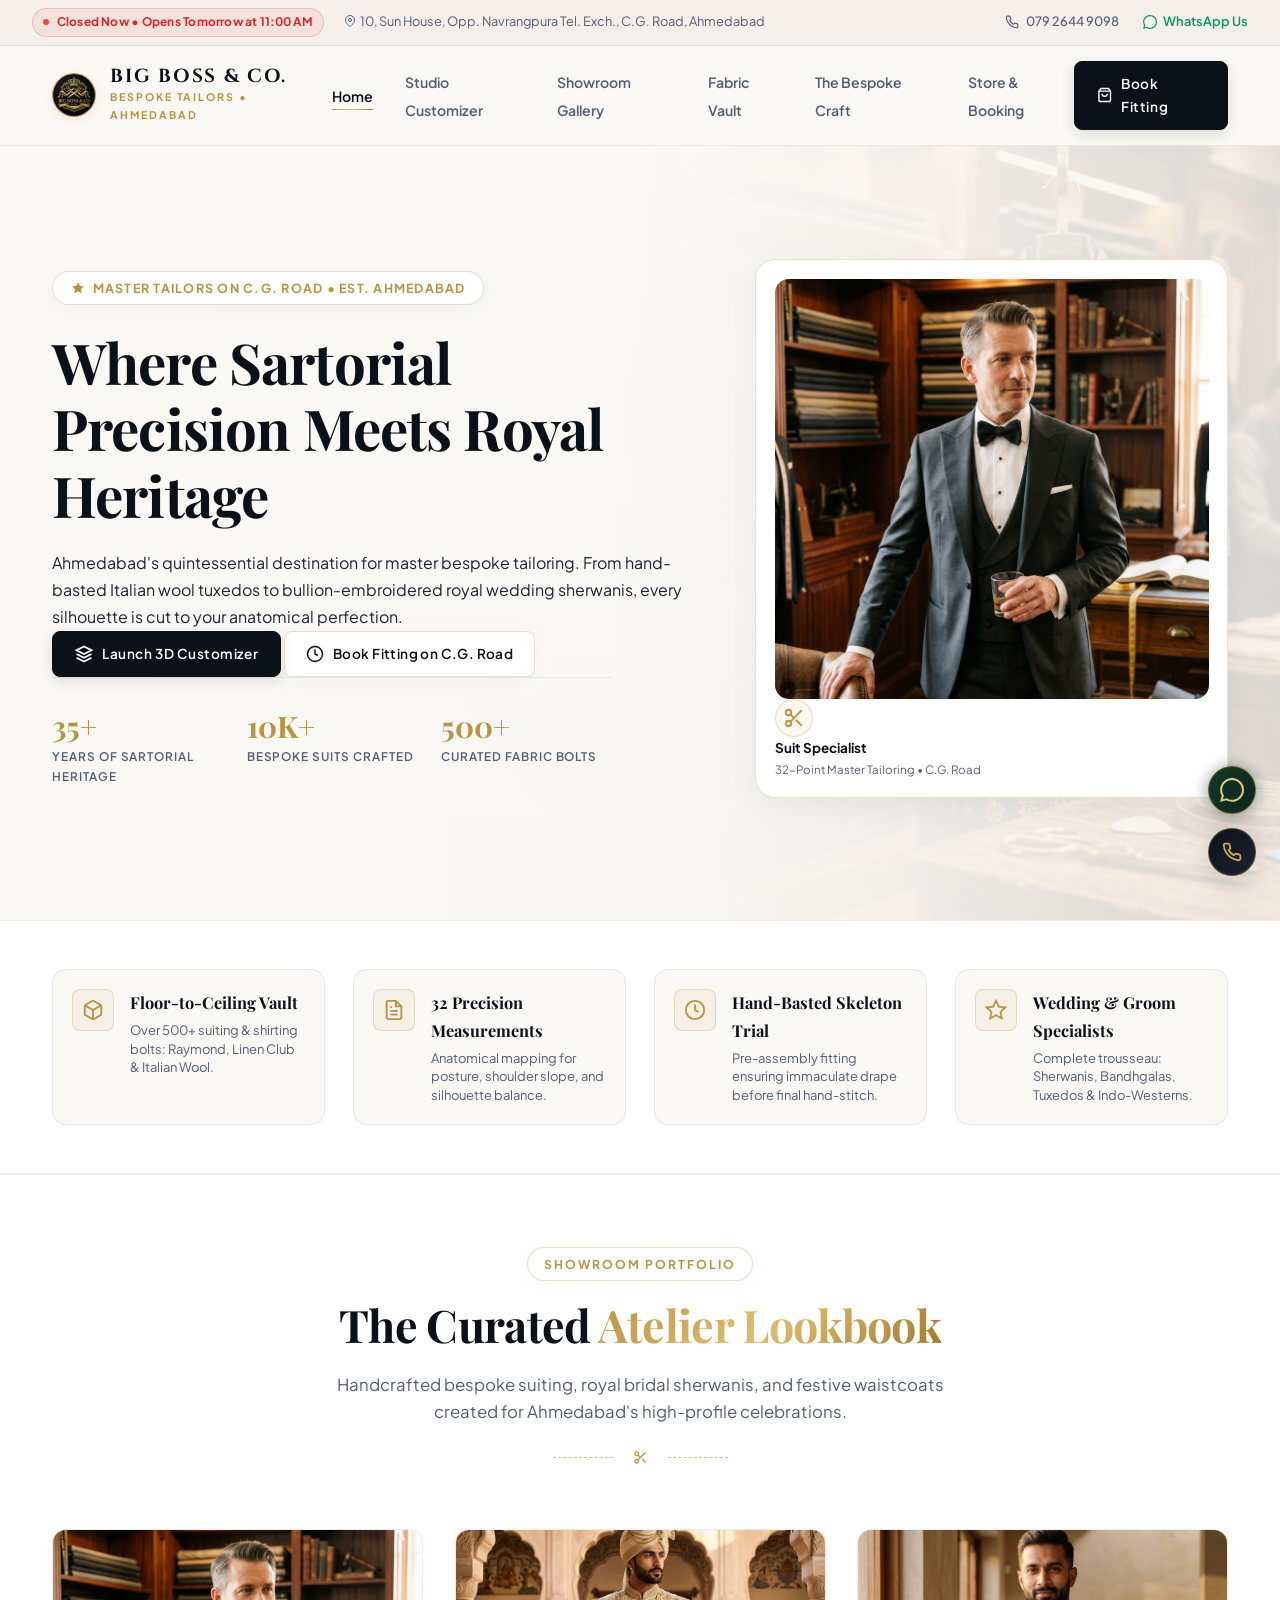
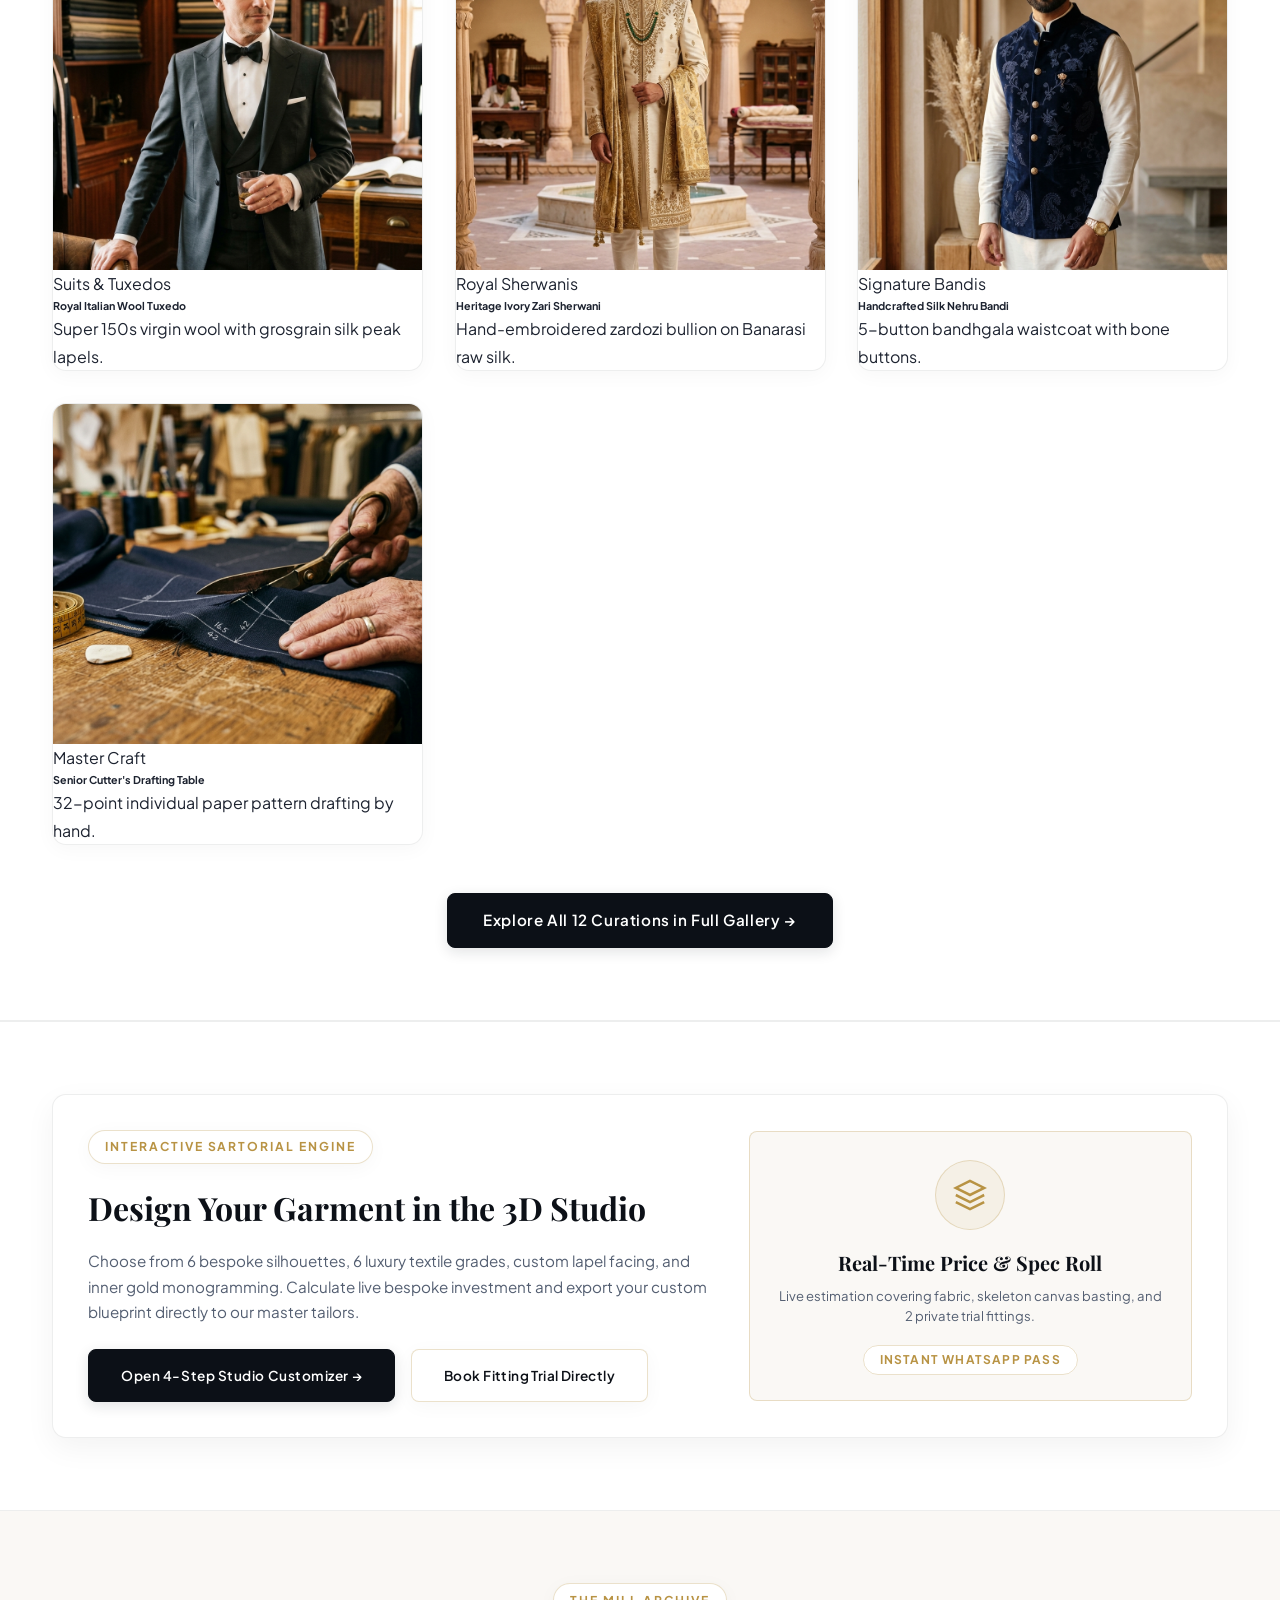
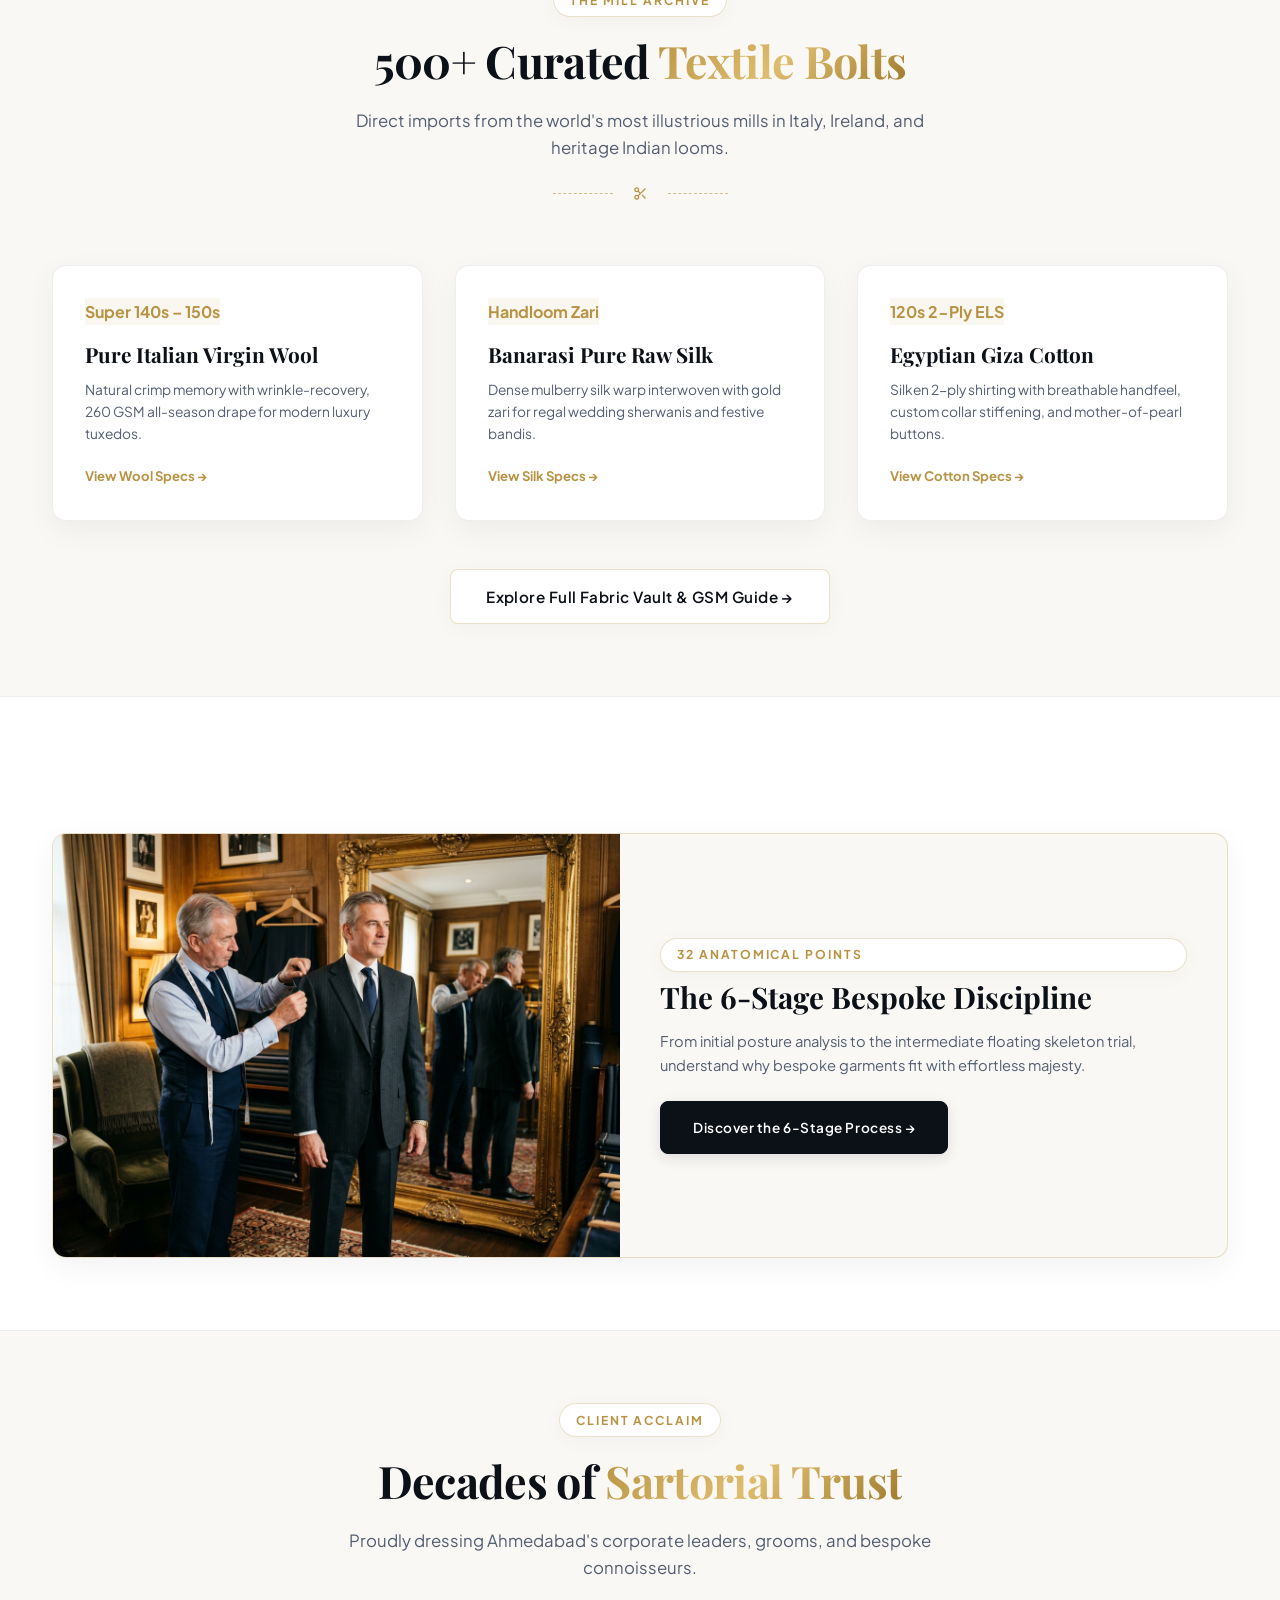
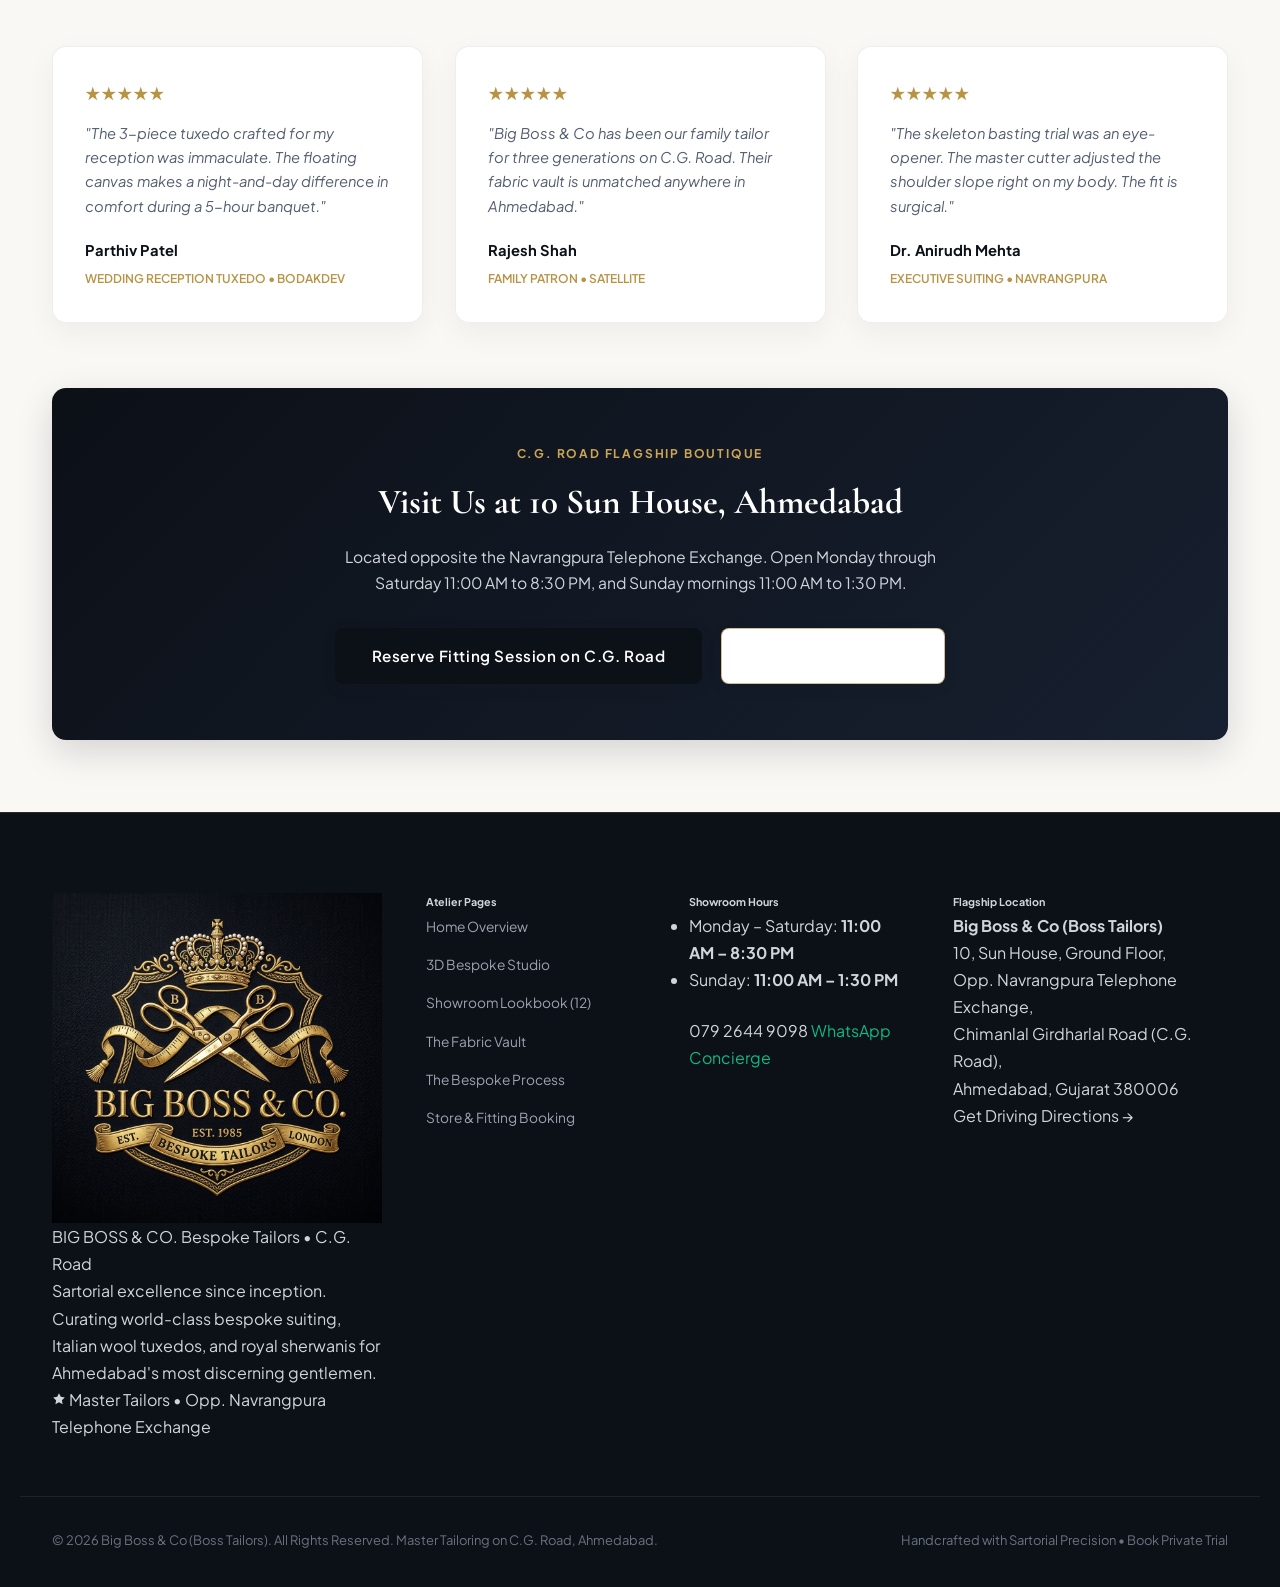
<file: index.html>
<!DOCTYPE html>
<html lang="en">
<head>
  <meta charset="UTF-8">
  <meta name="viewport" content="width=device-width, initial-scale=1.0, viewport-fit=cover, maximum-scale=5.0">
  <meta name="theme-color" content="#FAF8F5">
  <meta name="apple-mobile-web-app-capable" content="yes">
  <meta name="apple-mobile-web-app-status-bar-style" content="default">
  <meta name="apple-mobile-web-app-title" content="Big Boss & Co">
  <meta name="format-detection" content="telephone=yes">
  <meta name="color-scheme" content="light">
  <title>Big Boss & Co | Bespoke Tailors & Men's Suiting | C.G. Road, Ahmedabad</title>
  <meta name="description" content="Big Boss & Co (Boss Tailors) — Ahmedabad's premier bespoke tailoring atelier on C.G. Road. Handcrafted 3-piece suits, Italian wool tuxedos, royal sherwanis, and luxury fabric vault.">
  <link rel="stylesheet" href="styles.css">
  <link rel="icon" type="image/jpeg" href="assets/images/brand-logo.jpg">
  <link rel="apple-touch-icon" href="assets/images/brand-logo.jpg">
  <link rel="canonical" href="index.html">

  <!-- Open Graph / WhatsApp Social Previews -->
  <meta property="og:type" content="website">
  <meta property="og:site_name" content="Big Boss & Co">
  <meta property="og:title" content="Big Boss & Co | Bespoke Tailors & Men's Suiting | C.G. Road, Ahmedabad">
  <meta property="og:description" content="Ahmedabad's premier bespoke tailoring atelier on C.G. Road. Handcrafted 3-piece suits, Italian wool tuxedos, royal sherwanis, and 500+ luxury fabric bolts.">
  <meta property="og:image" content="assets/images/hero-tailor-atelier.jpg">
  <meta property="og:url" content="index.html">

  <!-- Twitter Card -->
  <meta name="twitter:card" content="summary_large_image">
  <meta name="twitter:title" content="Big Boss & Co | Bespoke Tailors | C.G. Road, Ahmedabad">
  <meta name="twitter:description" content="Master tailoring atelier on C.G. Road, Ahmedabad. Custom 3-piece suits, tuxedos, and royal sherwanis with 32-point anatomical precision.">
  <meta name="twitter:image" content="assets/images/hero-tailor-atelier.jpg">
  
  <!-- Structured Data / LocalBusiness Schema -->
  <script type="application/ld+json">
  {
    "@context": "https://schema.org",
    "@type": "ClothingStore",
    "name": "Big Boss & Co",
    "alternateName": ["Boss Tailors", "Big Boss Tailors"],
    "image": "https://bigbossandco.com/assets/images/brand-logo.jpg",
    "telephone": "+91-79-2644-9098",
    "address": {
      "@type": "PostalAddress",
      "streetAddress": "10, Sun House, Opp. Navrangpura Telephone Exchange, Chimanlal Girdharlal Road",
      "addressLocality": "Navrangpura, Ahmedabad",
      "addressRegion": "Gujarat",
      "postalCode": "380006",
      "addressCountry": "IN"
    },
    "geo": {
      "@type": "GeoCoordinates",
      "latitude": 23.034878,
      "longitude": 72.556277
    },
    "openingHoursSpecification": [
      {
        "@type": "OpeningHoursSpecification",
        "dayOfWeek": ["Monday", "Tuesday", "Wednesday", "Thursday", "Friday", "Saturday"],
        "opens": "11:00",
        "closes": "20:30"
      },
      {
        "@type": "OpeningHoursSpecification",
        "dayOfWeek": "Sunday",
        "opens": "11:00",
        "closes": "13:30"
      }
    ],
    "priceRange": "₹₹ - ₹₹₹"
  }
  </script>
</head>
<body>

  <!-- Accessible Skip Link -->
  <a href="#hero" class="skip-to-content">Skip to Main Content</a>

  <!-- Measuring Tape Scroll Progress Indicator -->
  <div class="scroll-progress-tape" id="scrollProgressTape"></div>
  
  <!-- Top Announcement Bar -->
  <div class="top-announcement-bar">
    <div class="announcement-content">
      <div class="announcement-left">
        <div id="liveStoreStatusPill" class="live-status-pill">
          <span class="pulse-dot"></span>
          <span id="liveStatusText">Showroom Open • 11:00 AM – 8:30 PM</span>
        </div>
        <span class="announcement-address">
          <svg width="12" height="12" viewBox="0 0 24 24" fill="none" stroke="currentColor" stroke-width="2" style="display:inline-block; vertical-align:-1px; margin-right:4px;"><path d="M21 10c0 7-9 13-9 13s-9-6-9-13a9 9 0 0 1 18 0z"></path><circle cx="12" cy="10" r="3"></circle></svg>10, Sun House, Opp. Navrangpura Tel. Exch., C.G. Road, Ahmedabad
        </span>
      </div>
      <div class="announcement-right">
        <a href="tel:+917926449098" class="top-contact-link">
          <svg width="14" height="14" viewBox="0 0 24 24" fill="none" stroke="currentColor" stroke-width="2"><path d="M22 16.92v3a2 2 0 0 1-2.18 2 19.79 19.79 0 0 1-8.63-3.07 19.5 19.5 0 0 1-6-6 19.79 19.79 0 0 1-3.07-8.67A2 2 0 0 1 4.11 2h3a2 2 0 0 1 2 1.72 12.84 12.84 0 0 0 .7 2.81 2 2 0 0 1-.45 2.11L8.09 9.91a16 16 0 0 0 6 6l1.27-1.27a2 2 0 0 1 2.11-.45 12.84 12.84 0 0 0 2.81.7A2 2 0 0 1 22 16.92z"></path></svg>
          079 2644 9098
        </a>
        <a href="https://wa.me/917926449098?text=Hello%20Big%20Boss%20%26%20Co,%20I%20would%20like%20to%20inquire%20about%20bespoke%20tailoring." target="_blank" rel="noopener" class="top-contact-link" style="color:#059669; font-weight:600;">
          <svg width="14" height="14" viewBox="0 0 24 24" fill="currentColor"><path d="M.057 24l1.687-6.163c-1.041-1.804-1.588-3.849-1.587-5.946.003-6.556 5.338-11.891 11.893-11.891 3.181.001 6.167 1.24 8.413 3.488 2.245 2.248 3.481 5.236 3.48 8.414-.003 6.557-5.338 11.892-11.893 11.892-1.99-.001-3.951-.5-5.688-1.448l-6.305 1.654zm6.597-3.807c1.676.995 3.276 1.591 5.392 1.592 5.448 0 9.886-4.434 9.889-9.885.002-5.462-4.415-9.89-9.881-9.892-5.452 0-9.887 4.434-9.889 9.884-.001 2.225.651 3.891 1.746 5.634l-.999 3.648 3.742-.981z"/></svg>
          WhatsApp Us
        </a>
      </div>
    </div>
  </div>

  <!-- Header / Navigation -->
  <header class="site-header" id="siteHeader">
    <div class="navbar">
      <a href="index.html" class="brand-identity" aria-label="Big Boss & Co Home">
        <img src="assets/images/brand-logo.jpg" alt="Big Boss & Co Crest" class="brand-logo-img">
        <div class="brand-text-block">
          <span class="brand-name">BIG BOSS & CO.</span>
          <span class="brand-subtitle">Bespoke Tailors • Ahmedabad</span>
        </div>
      </a>

      <nav aria-label="Main Navigation">
        <ul class="nav-links-desktop" id="navMenu">
          <li><a href="index.html" class="nav-item-link active">Home</a></li>
          <li><a href="customizer.html" class="nav-item-link">Studio Customizer</a></li>
          <li><a href="gallery.html" class="nav-item-link">Showroom Gallery</a></li>
          <li><a href="fabrics.html" class="nav-item-link">Fabric Vault</a></li>
          <li><a href="craft.html" class="nav-item-link">The Bespoke Craft</a></li>
          <li><a href="booking.html" class="nav-item-link">Store & Booking</a></li>
        </ul>
      </nav>

      <div class="nav-actions">
        <a href="booking.html" class="btn-luxury-primary">
          <svg width="16" height="16" viewBox="0 0 24 24" fill="none" stroke="currentColor" stroke-width="2.2"><path d="M6 2L3 6v14a2 2 0 0 0 2 2h14a2 2 0 0 0 2-2V6l-3-4z"></path><line x1="3" y1="6" x2="21" y2="6"></line><path d="M16 10a4 4 0 0 1-8 0"></path></svg>
          Book Fitting
        </a>
        <button class="mobile-menu-toggle" id="mobileMenuToggle" aria-label="Toggle navigation menu">
          <svg width="24" height="24" viewBox="0 0 24 24" fill="none" stroke="currentColor" stroke-width="2"><line x1="3" y1="12" x2="21" y2="12"></line><line x1="3" y1="6" x2="21" y2="6"></line><line x1="3" y1="18" x2="21" y2="18"></line></svg>
        </button>
      </div>
    </div>
  </header>

  <main>
    <!-- HERO SECTION -->
    <section class="hero-section" id="hero">
      <div class="hero-bg-overlay"></div>
      <div class="hero-bg-media">
        <img src="assets/images/hero-tailor-atelier.jpg" alt="Bespoke Italian Suiting & Royal Sherwani Atelier" loading="eager">
      </div>

      <div class="container hero-content-wrapper">
        <div class="hero-text-col">
          <div class="hero-badge-heritage">
            <svg width="14" height="14" viewBox="0 0 24 24" fill="currentColor"><path d="M12 2l3.09 6.26L22 9.27l-5 4.87 1.18 6.88L12 17.77l-6.18 3.25L7 14.14 2 9.27l6.91-1.01L12 2z"/></svg>
            Master Tailors on C.G. Road • Est. Ahmedabad
          </div>
          <h1 class="hero-headline">
            Where Sartorial Precision Meets <span class="gold-gradient">Royal Heritage</span>
          </h1>
          <p class="hero-subdeck">
            Ahmedabad's quintessential destination for master bespoke tailoring. From hand-basted Italian wool tuxedos to bullion-embroidered royal wedding sherwanis, every silhouette is cut to your anatomical perfection.
          </p>

          <div class="hero-ctas">
            <a href="customizer.html" class="btn-luxury-primary">
              <svg width="18" height="18" viewBox="0 0 24 24" fill="none" stroke="currentColor" stroke-width="2.2"><polygon points="12 2 2 7 12 12 22 7 12 2"></polygon><polyline points="2 17 12 22 22 17"></polyline><polyline points="2 12 12 17 22 12"></polyline></svg>
              Launch 3D Customizer
            </a>
            <a href="booking.html" class="btn-luxury-outline">
              <svg width="18" height="18" viewBox="0 0 24 24" fill="none" stroke="currentColor" stroke-width="2"><circle cx="12" cy="12" r="10"></circle><polyline points="12 6 12 12 16 14"></polyline></svg>
              Book Fitting on C.G. Road
            </a>
          </div>

          <!-- Hero Metrics -->
          <div class="hero-stats-row">
            <div class="stat-item">
              <div class="stat-number">35+</div>
              <div class="stat-label">Years of Sartorial Heritage</div>
            </div>
            <div class="stat-item">
              <div class="stat-number">10K+</div>
              <div class="stat-label">Bespoke Suits Crafted</div>
            </div>
            <div class="stat-item">
              <div class="stat-number">500+</div>
              <div class="stat-label">Curated Fabric Bolts</div>
            </div>
          </div>
        </div>

        <!-- Right Hero Visual Card -->
        <div class="hero-media-col">
          <div class="hero-featured-box tilt-card">
            <div class="hero-img-frame">
              <img src="assets/images/editorial-tuxedo.jpg" alt="Editorial Bespoke Italian Wool Tuxedo">
              <div class="hero-img-overlay">
                <span class="heritage-year">C.G. ROAD AHMEDABAD</span>
                <span class="heritage-place">Sun House • Opp. Navrangpura Tel. Exch.</span>
              </div>
            </div>
            <div class="floating-craft-badge">
              <div class="floating-badge-icon">
                <svg width="22" height="22" viewBox="0 0 24 24" fill="none" stroke="currentColor" stroke-width="2" stroke-linecap="round" stroke-linejoin="round">
                  <circle cx="6" cy="6" r="3"></circle>
                  <circle cx="6" cy="18" r="3"></circle>
                  <line x1="20" y1="4" x2="8.12" y2="15.88"></line>
                  <line x1="14.47" y1="14.48" x2="20" y2="20"></line>
                  <line x1="8.12" y1="8.12" x2="12" y2="12"></line>
                </svg>
              </div>
              <div class="floating-badge-text">
                <h5>Suit Specialist</h5>
                <p>32-Point Master Tailoring • C.G. Road</p>
              </div>
            </div>
          </div>
        </div>
      </div>
    </section>

    <!-- PILLARS SECTION -->
    <section class="pillars-section">
      <div class="container">
        <div class="pillars-grid">
          <a href="fabrics.html" class="pillar-item">
            <div class="pillar-icon-box">
              <svg width="22" height="22" viewBox="0 0 24 24" fill="none" stroke="currentColor" stroke-width="2"><path d="M21 16V8a2 2 0 0 0-1-1.73l-7-4a2 2 0 0 0-2 0l-7 4A2 2 0 0 0 3 8v8a2 2 0 0 0 1 1.73l7 4a2 2 0 0 0 2 0l7-4A2 2 0 0 0 21 16z"></path><polyline points="3.27 6.96 12 12.01 20.73 6.96"></polyline><line x1="12" y1="22.08" x2="12" y2="12"></line></svg>
            </div>
            <div class="pillar-text">
              <h4>Floor-to-Ceiling Vault</h4>
              <p>Over 500+ suiting & shirting bolts: Raymond, Linen Club & Italian Wool.</p>
            </div>
          </a>

          <a href="craft.html" class="pillar-item">
            <div class="pillar-icon-box">
              <svg width="22" height="22" viewBox="0 0 24 24" fill="none" stroke="currentColor" stroke-width="2"><path d="M14 2H6a2 2 0 0 0-2 2v16a2 2 0 0 0 2 2h12a2 2 0 0 0 2-2V8z"></path><polyline points="14 2 14 8 20 8"></polyline><line x1="16" y1="13" x2="8" y2="13"></line><line x1="16" y1="17" x2="8" y2="17"></line><polyline points="10 9 9 9 8 9"></polyline></svg>
            </div>
            <div class="pillar-text">
              <h4>32 Precision Measurements</h4>
              <p>Anatomical mapping for posture, shoulder slope, and silhouette balance.</p>
            </div>
          </a>

          <a href="craft.html" class="pillar-item">
            <div class="pillar-icon-box">
              <svg width="22" height="22" viewBox="0 0 24 24" fill="none" stroke="currentColor" stroke-width="2"><circle cx="12" cy="12" r="10"></circle><polyline points="12 6 12 12 16 14"></polyline></svg>
            </div>
            <div class="pillar-text">
              <h4>Hand-Basted Skeleton Trial</h4>
              <p>Pre-assembly fitting ensuring immaculate drape before final hand-stitch.</p>
            </div>
          </a>

          <a href="gallery.html" class="pillar-item">
            <div class="pillar-icon-box">
              <svg width="22" height="22" viewBox="0 0 24 24" fill="none" stroke="currentColor" stroke-width="2"><polygon points="12 2 15.09 8.26 22 9.27 17 14.14 18.18 21.02 12 17.77 5.82 21.02 7 14.14 2 9.27 8.91 8.26 12 2"></polygon></svg>
            </div>
            <div class="pillar-text">
              <h4>Wedding & Groom Specialists</h4>
              <p>Complete trousseau: Sherwanis, Bandhgalas, Tuxedos & Indo-Westerns.</p>
            </div>
          </a>
        </div>
      </div>
    </section>

    <!-- SECTION 1 TEASER: CURATED LOOKBOOK SHOWCASE -->
    <section class="gallery-section" style="padding:4.5rem 0;">
      <div class="container">
        <div class="section-header">
          <div class="section-tag">Showroom Portfolio</div>
          <h2 class="section-title">The Curated <span class="gold-gradient">Atelier Lookbook</span></h2>
          <p class="section-desc">Handcrafted bespoke suiting, royal bridal sherwanis, and festive waistcoats created for Ahmedabad's high-profile celebrations.</p>
          <div class="stitch-divider">
            <span class="scissor-icon">
              <svg width="15" height="15" viewBox="0 0 24 24" fill="none" stroke="currentColor" stroke-width="2"><circle cx="6" cy="6" r="3"></circle><circle cx="6" cy="18" r="3"></circle><line x1="20" y1="4" x2="8.12" y2="15.88"></line><line x1="14.47" y1="14.48" x2="20" y2="20"></line><line x1="8.12" y1="8.12" x2="12" y2="12"></line></svg>
            </span>
          </div>
        </div>

        <!-- 4 Curated Editorial Items -->
        <div class="gallery-grid" style="grid-template-columns:repeat(auto-fit, minmax(280px, 1fr)); gap:2rem; margin-bottom:3rem;">
          <a href="gallery.html" class="gallery-item-card">
            <div class="gallery-thumb-wrap">
              <img src="assets/images/editorial-tuxedo.jpg" alt="Italian Wool Tuxedo">
              <div class="gallery-zoom-overlay">
                <span class="gallery-zoom-icon">View Lookbook ↗</span>
              </div>
            </div>
            <div class="gallery-info-strip">
              <div class="gallery-tag">Suits & Tuxedos</div>
              <h6>Royal Italian Wool Tuxedo</h6>
              <p>Super 150s virgin wool with grosgrain silk peak lapels.</p>
            </div>
          </a>

          <a href="gallery.html" class="gallery-item-card">
            <div class="gallery-thumb-wrap">
              <img src="assets/images/editorial-sherwani.jpg" alt="Royal Wedding Sherwani">
              <div class="gallery-zoom-overlay">
                <span class="gallery-zoom-icon">View Lookbook ↗</span>
              </div>
            </div>
            <div class="gallery-info-strip">
              <div class="gallery-tag">Royal Sherwanis</div>
              <h6>Heritage Ivory Zari Sherwani</h6>
              <p>Hand-embroidered zardozi bullion on Banarasi raw silk.</p>
            </div>
          </a>

          <a href="gallery.html" class="gallery-item-card">
            <div class="gallery-thumb-wrap">
              <img src="assets/images/editorial-bandi.jpg" alt="Handcrafted Nehru Bandi">
              <div class="gallery-zoom-overlay">
                <span class="gallery-zoom-icon">View Lookbook ↗</span>
              </div>
            </div>
            <div class="gallery-info-strip">
              <div class="gallery-tag">Signature Bandis</div>
              <h6>Handcrafted Silk Nehru Bandi</h6>
              <p>5-button bandhgala waistcoat with bone buttons.</p>
            </div>
          </a>

          <a href="gallery.html" class="gallery-item-card">
            <div class="gallery-thumb-wrap">
              <img src="assets/images/craft-cutting-hands.jpg" alt="Master Cutter Drafting">
              <div class="gallery-zoom-overlay">
                <span class="gallery-zoom-icon">View Lookbook ↗</span>
              </div>
            </div>
            <div class="gallery-info-strip">
              <div class="gallery-tag">Master Craft</div>
              <h6>Senior Cutter's Drafting Table</h6>
              <p>32-point individual paper pattern drafting by hand.</p>
            </div>
          </a>
        </div>

        <!-- Section Link Banner -->
        <div style="text-align:center;">
          <a href="gallery.html" class="btn-luxury-primary" style="min-height:48px; padding:0.85rem 2.2rem; font-size:0.95rem;">
            Explore All 12 Curations in Full Gallery →
          </a>
        </div>
      </div>
    </section>

    <!-- SECTION 2 TEASER: 3D BESPOKE STUDIO CUSTOMIZER -->
    <section class="customizer-section" style="background:#FFFFFF; border-top:1px solid var(--border-hairline); border-bottom:1px solid var(--border-hairline); padding:4.5rem 0;">
      <div class="container">
        <div class="page-intro-banner" style="margin-bottom:0;">
          <div>
            <span class="section-tag">Interactive Sartorial Engine</span>
            <h3 style="font-family:var(--font-serif); font-size:2rem; color:var(--text-pure); margin-bottom:0.75rem;">Design Your Garment in the 3D Studio</h3>
            <p style="color:var(--text-muted); font-size:0.95rem; line-height:1.7; margin-bottom:1.5rem;">Choose from 6 bespoke silhouettes, 6 luxury textile grades, custom lapel facing, and inner gold monogramming. Calculate live bespoke investment and export your custom blueprint directly to our master tailors.</p>
            <div style="display:flex; gap:1rem; flex-wrap:wrap;">
              <a href="customizer.html" class="btn-luxury-primary" style="min-height:48px; padding:0.85rem 2rem;">
                Open 4-Step Studio Customizer →
              </a>
              <a href="booking.html" class="btn-luxury-outline" style="min-height:48px; padding:0.85rem 2rem;">
                Book Fitting Trial Directly
              </a>
            </div>
          </div>
          <div style="background:var(--bg-primary); border:1px solid var(--gold-border); border-radius:var(--radius-sm); padding:1.75rem; text-align:center;">
            <div style="width:70px; height:70px; margin:0 auto 1rem; border-radius:50%; background:var(--gold-subtle); border:1px solid var(--gold-border); display:flex; align-items:center; justify-content:center; color:var(--gold-primary);">
              <svg width="34" height="34" viewBox="0 0 24 24" fill="none" stroke="currentColor" stroke-width="1.8"><polygon points="12 2 2 7 12 12 22 7 12 2"></polygon><polyline points="2 17 12 22 22 17"></polyline><polyline points="2 12 12 17 22 12"></polyline></svg>
            </div>
            <h5 style="font-family:var(--font-serif); font-size:1.25rem; color:var(--text-pure); margin-bottom:0.4rem;">Real-Time Price & Spec Roll</h5>
            <p style="font-size:0.82rem; color:var(--text-muted); line-height:1.5; margin-bottom:1.2rem;">Live estimation covering fabric, skeleton canvas basting, and 2 private trial fittings.</p>
            <span style="font-size:0.75rem; font-weight:700; color:var(--gold-primary); text-transform:uppercase; letter-spacing:0.1em; background:#FFFFFF; padding:0.4rem 1rem; border-radius:var(--radius-full); border:1px solid var(--gold-border);">
              Instant WhatsApp Pass
            </span>
          </div>
        </div>
      </div>
    </section>

    <!-- SECTION 3 TEASER: THE FABRIC VAULT -->
    <section class="fabric-section" style="padding:4.5rem 0;">
      <div class="container">
        <div class="section-header">
          <div class="section-tag">The Mill Archive</div>
          <h2 class="section-title">500+ Curated <span class="gold-gradient">Textile Bolts</span></h2>
          <p class="section-desc">Direct imports from the world's most illustrious mills in Italy, Ireland, and heritage Indian looms.</p>
          <div class="stitch-divider">
            <span class="scissor-icon">
              <svg width="15" height="15" viewBox="0 0 24 24" fill="none" stroke="currentColor" stroke-width="2"><circle cx="6" cy="6" r="3"></circle><circle cx="6" cy="18" r="3"></circle><line x1="20" y1="4" x2="8.12" y2="15.88"></line><line x1="14.47" y1="14.48" x2="20" y2="20"></line><line x1="8.12" y1="8.12" x2="12" y2="12"></line></svg>
            </span>
          </div>
        </div>

        <div style="display:grid; grid-template-columns:repeat(auto-fit, minmax(300px, 1fr)); gap:2rem; margin-bottom:3rem;">
          <div style="background:#FFFFFF; border:1px solid var(--border-hairline); border-radius:var(--radius-md); padding:2rem; box-shadow:var(--shadow-card);">
            <span class="meta-tag" style="background:var(--gold-subtle); color:var(--gold-primary); font-weight:700; margin-bottom:0.75rem; display:inline-block;">Super 140s – 150s</span>
            <h4 style="font-family:var(--font-serif); font-size:1.3rem; color:var(--text-pure); margin-bottom:0.4rem;">Pure Italian Virgin Wool</h4>
            <p style="color:var(--text-muted); font-size:0.86rem; line-height:1.6; margin-bottom:1rem;">Natural crimp memory with wrinkle-recovery, 260 GSM all-season drape for modern luxury tuxedos.</p>
            <a href="fabrics.html" style="font-size:0.82rem; font-weight:700; color:var(--gold-primary);">View Wool Specs →</a>
          </div>

          <div style="background:#FFFFFF; border:1px solid var(--border-hairline); border-radius:var(--radius-md); padding:2rem; box-shadow:var(--shadow-card);">
            <span class="meta-tag" style="background:var(--gold-subtle); color:var(--gold-primary); font-weight:700; margin-bottom:0.75rem; display:inline-block;">Handloom Zari</span>
            <h4 style="font-family:var(--font-serif); font-size:1.3rem; color:var(--text-pure); margin-bottom:0.4rem;">Banarasi Pure Raw Silk</h4>
            <p style="color:var(--text-muted); font-size:0.86rem; line-height:1.6; margin-bottom:1rem;">Dense mulberry silk warp interwoven with gold zari for regal wedding sherwanis and festive bandis.</p>
            <a href="fabrics.html" style="font-size:0.82rem; font-weight:700; color:var(--gold-primary);">View Silk Specs →</a>
          </div>

          <div style="background:#FFFFFF; border:1px solid var(--border-hairline); border-radius:var(--radius-md); padding:2rem; box-shadow:var(--shadow-card);">
            <span class="meta-tag" style="background:var(--gold-subtle); color:var(--gold-primary); font-weight:700; margin-bottom:0.75rem; display:inline-block;">120s 2-Ply ELS</span>
            <h4 style="font-family:var(--font-serif); font-size:1.3rem; color:var(--text-pure); margin-bottom:0.4rem;">Egyptian Giza Cotton</h4>
            <p style="color:var(--text-muted); font-size:0.86rem; line-height:1.6; margin-bottom:1rem;">Silken 2-ply shirting with breathable handfeel, custom collar stiffening, and mother-of-pearl buttons.</p>
            <a href="fabrics.html" style="font-size:0.82rem; font-weight:700; color:var(--gold-primary);">View Cotton Specs →</a>
          </div>
        </div>

        <div style="text-align:center;">
          <a href="fabrics.html" class="btn-luxury-outline" style="min-height:48px; padding:0.85rem 2.2rem; font-size:0.95rem;">
            Explore Full Fabric Vault & GSM Guide →
          </a>
        </div>
      </div>
    </section>

    <!-- SECTION 4 TEASER: THE BESPOKE CRAFT SPOTLIGHT -->
    <section class="process-section" style="background:#FFFFFF; border-top:1px solid var(--border-hairline); border-bottom:1px solid var(--border-hairline); padding:4.5rem 0;">
      <div class="container">
        <div class="craft-spotlight-banner" style="background:var(--bg-primary); border:1px solid var(--gold-border); border-radius:var(--radius-md); overflow:hidden; display:grid; grid-template-columns:1fr 1fr; gap:2.5rem; box-shadow:var(--shadow-card);">
          <div class="spotlight-visual-wrap" style="position:relative; min-height:340px;">
            <img src="assets/images/master-fitting-lounge.jpg" alt="Master Fitting Lounge" style="width:100%; height:100%; object-fit:cover;">
          </div>
          <div style="padding:2.5rem 2.5rem 2.5rem 0; display:flex; flex-direction:column; justify-content:center;">
            <span class="section-tag" style="margin-bottom:0.4rem;">32 Anatomical Points</span>
            <h3 style="font-family:var(--font-serif); font-size:1.85rem; color:var(--text-pure); margin-bottom:0.85rem; line-height:1.25;">The 6-Stage Bespoke Discipline</h3>
            <p style="color:var(--text-muted); font-size:0.92rem; line-height:1.65; margin-bottom:1.5rem;">From initial posture analysis to the intermediate floating skeleton trial, understand why bespoke garments fit with effortless majesty.</p>
            <div>
              <a href="craft.html" class="btn-luxury-primary" style="min-height:48px; padding:0.85rem 2rem;">
                Discover the 6-Stage Process →
              </a>
            </div>
          </div>
        </div>
      </div>
    </section>

    <!-- REVIEWS & SHOWROOM VISIT -->
    <section class="reviews-section" style="padding:4.5rem 0;">
      <div class="container">
        <div class="section-header">
          <div class="section-tag">Client Acclaim</div>
          <h2 class="section-title">Decades of <span class="gold-gradient">Sartorial Trust</span></h2>
          <p class="section-desc">Proudly dressing Ahmedabad's corporate leaders, grooms, and bespoke connoisseurs.</p>
        </div>

        <div class="testimonials-grid" style="display:grid; grid-template-columns:repeat(auto-fit, minmax(300px, 1fr)); gap:2rem; margin-bottom:4rem;">
          <div class="testimonial-card" style="background:#FFFFFF; border:1px solid var(--border-hairline); border-radius:var(--radius-md); padding:2rem; box-shadow:var(--shadow-card);">
            <div class="stars-row" style="color:var(--gold-primary); font-size:1.1rem; margin-bottom:0.75rem;">★★★★★</div>
            <p style="color:var(--text-muted); font-size:0.92rem; line-height:1.65; font-style:italic; margin-bottom:1.25rem;">"The 3-piece tuxedo crafted for my reception was immaculate. The floating canvas makes a night-and-day difference in comfort during a 5-hour banquet."</p>
            <div>
              <h6 style="font-size:0.92rem; color:var(--text-pure); font-weight:700;">Parthiv Patel</h6>
              <span style="font-size:0.75rem; color:var(--gold-primary); font-weight:600; text-transform:uppercase;">Wedding Reception Tuxedo • Bodakdev</span>
            </div>
          </div>

          <div class="testimonial-card" style="background:#FFFFFF; border:1px solid var(--border-hairline); border-radius:var(--radius-md); padding:2rem; box-shadow:var(--shadow-card);">
            <div class="stars-row" style="color:var(--gold-primary); font-size:1.1rem; margin-bottom:0.75rem;">★★★★★</div>
            <p style="color:var(--text-muted); font-size:0.92rem; line-height:1.65; font-style:italic; margin-bottom:1.25rem;">"Big Boss & Co has been our family tailor for three generations on C.G. Road. Their fabric vault is unmatched anywhere in Ahmedabad."</p>
            <div>
              <h6 style="font-size:0.92rem; color:var(--text-pure); font-weight:700;">Rajesh Shah</h6>
              <span style="font-size:0.75rem; color:var(--gold-primary); font-weight:600; text-transform:uppercase;">Family Patron • Satellite</span>
            </div>
          </div>

          <div class="testimonial-card" style="background:#FFFFFF; border:1px solid var(--border-hairline); border-radius:var(--radius-md); padding:2rem; box-shadow:var(--shadow-card);">
            <div class="stars-row" style="color:var(--gold-primary); font-size:1.1rem; margin-bottom:0.75rem;">★★★★★</div>
            <p style="color:var(--text-muted); font-size:0.92rem; line-height:1.65; font-style:italic; margin-bottom:1.25rem;">"The skeleton basting trial was an eye-opener. The master cutter adjusted the shoulder slope right on my body. The fit is surgical."</p>
            <div>
              <h6 style="font-size:0.92rem; color:var(--text-pure); font-weight:700;">Dr. Anirudh Mehta</h6>
              <span style="font-size:0.75rem; color:var(--gold-primary); font-weight:600; text-transform:uppercase;">Executive Suiting • Navrangpura</span>
            </div>
          </div>
        </div>

        <!-- Call to Visit Flagship -->
        <div style="background:linear-gradient(135deg, var(--text-pure) 0%, #172030 100%); color:#FFFFFF; border-radius:var(--radius-md); padding:3.5rem 2rem; text-align:center; box-shadow:0 12px 36px rgba(12,16,23,0.15);">
          <span style="font-size:0.75rem; text-transform:uppercase; letter-spacing:0.15em; color:var(--gold-accent); font-weight:700; display:block; margin-bottom:0.5rem;">C.G. Road Flagship Boutique</span>
          <h3 style="font-family:var(--font-serif-display); font-size:2.2rem; color:#FFFFFF; margin-bottom:0.75rem;">Visit Us at 10 Sun House, Ahmedabad</h3>
          <p style="color:#D1D5DB; max-width:620px; margin:0 auto 2rem; font-size:0.98rem; line-height:1.65;">Located opposite the Navrangpura Telephone Exchange. Open Monday through Saturday 11:00 AM to 8:30 PM, and Sunday mornings 11:00 AM to 1:30 PM.</p>
          <div style="display:flex; justify-content:center; gap:1.2rem; flex-wrap:wrap;">
            <a href="booking.html" class="btn-luxury-primary" style="min-height:48px; padding:0.9rem 2.2rem; font-size:0.95rem;">
              Reserve Fitting Session on C.G. Road
            </a>
            <a href="tel:+917926449098" class="btn-luxury-outline" style="min-height:48px; padding:0.9rem 2.2rem; font-size:0.95rem; border-color:rgba(184,147,68,0.6); color:#FFFFFF;">
              Call 079 2644 9098
            </a>
          </div>
        </div>

      </div>
    </section>
  </main>

  <!-- Global Footer -->
  <footer class="site-footer">
    <div class="container footer-grid">
      <div class="footer-brand-col">
        <div class="footer-brand-header">
          <img src="assets/images/brand-logo.jpg" alt="Big Boss & Co" class="footer-logo">
          <div>
            <span class="footer-brand-name">BIG BOSS & CO.</span>
            <span class="footer-brand-sub">Bespoke Tailors • C.G. Road</span>
          </div>
        </div>
        <p class="footer-bio">Sartorial excellence since inception. Curating world-class bespoke suiting, Italian wool tuxedos, and royal sherwanis for Ahmedabad's most discerning gentlemen.</p>
        <div class="footer-badge-item">
          <svg width="14" height="14" viewBox="0 0 24 24" fill="currentColor"><path d="M12 2l3.09 6.26L22 9.27l-5 4.87 1.18 6.88L12 17.77l-6.18 3.25L7 14.14 2 9.27l6.91-1.01L12 2z"/></svg>
          Master Tailors • Opp. Navrangpura Telephone Exchange
        </div>
      </div>

      <div class="footer-col">
        <h6 class="footer-col-title">Atelier Pages</h6>
        <ul class="footer-links-list">
          <li><a href="index.html">Home Overview</a></li>
          <li><a href="customizer.html">3D Bespoke Studio</a></li>
          <li><a href="gallery.html">Showroom Lookbook (12)</a></li>
          <li><a href="fabrics.html">The Fabric Vault</a></li>
          <li><a href="craft.html">The Bespoke Process</a></li>
          <li><a href="booking.html">Store & Fitting Booking</a></li>
        </ul>
      </div>

      <div class="footer-col">
        <h6 class="footer-col-title">Showroom Hours</h6>
        <ul class="footer-hours-list">
          <li><span>Monday – Saturday:</span> <strong>11:00 AM – 8:30 PM</strong></li>
          <li><span>Sunday:</span> <strong>11:00 AM – 1:30 PM</strong></li>
        </ul>
        <div class="footer-contact-block" style="margin-top:1.5rem;">
          <a href="tel:+917926449098" class="footer-contact-link">079 2644 9098</a>
          <a href="https://wa.me/917926449098" class="footer-contact-link" style="color:#10B981;">WhatsApp Concierge</a>
        </div>
      </div>

      <div class="footer-col">
        <h6 class="footer-col-title">Flagship Location</h6>
        <p class="footer-address">
          <strong>Big Boss & Co (Boss Tailors)</strong><br>
          10, Sun House, Ground Floor,<br>
          Opp. Navrangpura Telephone Exchange,<br>
          Chimanlal Girdharlal Road (C.G. Road),<br>
          Ahmedabad, Gujarat 380006
        </p>
        <a href="https://maps.google.com/?q=Big+Boss+%26+Co+10+Sun+House+C.G.+Road+Navrangpura+Ahmedabad" target="_blank" rel="noopener" class="footer-map-link">
          Get Driving Directions →
        </a>
      </div>
    </div>

    <div class="container footer-bottom-bar">
      <p>© 2026 Big Boss & Co (Boss Tailors). All Rights Reserved. Master Tailoring on C.G. Road, Ahmedabad.</p>
      <div class="footer-legal-links">
        <span>Handcrafted with Sartorial Precision</span>
        <span>•</span>
        <a href="booking.html">Book Private Trial</a>
      </div>
    </div>
  </footer>

  <!-- Floating Concierge Dock -->
  <aside class="floating-action-dock" aria-label="Quick Actions">
    <button class="dock-btn dock-btn-top" id="backToTopBtn" aria-label="Scroll to top">
      <svg class="dock-progress-ring" viewBox="0 0 50 50">
        <circle cx="25" cy="25" r="23" id="progressRingCircle"></circle>
      </svg>
      <span style="font-size:1.1rem; z-index:2;">↑</span>
      <span class="dock-tooltip">Back to Top</span>
    </button>
    <a href="https://wa.me/917926449098?text=Hello%20Big%20Boss%20%26%20Co,%20I%20would%20like%20to%20book%20a%20fitting%20trial." target="_blank" rel="noopener" class="dock-btn dock-btn-whatsapp" aria-label="WhatsApp Concierge">
      <svg width="24" height="24" viewBox="0 0 24 24" fill="currentColor"><path d="M.057 24l1.687-6.163c-1.041-1.804-1.588-3.849-1.587-5.946.003-6.556 5.338-11.891 11.893-11.891 3.181.001 6.167 1.24 8.413 3.488 2.245 2.248 3.481 5.236 3.48 8.414-.003 6.557-5.338 11.892-11.893 11.892-1.99-.001-3.951-.5-5.688-1.448l-6.305 1.654zm6.597-3.807c1.676.995 3.276 1.591 5.392 1.592 5.448 0 9.886-4.434 9.889-9.885.002-5.462-4.415-9.89-9.881-9.892-5.452 0-9.887 4.434-9.889 9.884-.001 2.225.651 3.891 1.746 5.634l-.999 3.648 3.742-.981z"/></svg>
      <span class="dock-tooltip">WhatsApp Concierge</span>
    </a>
    <a href="tel:+917926449098" class="dock-btn dock-btn-call" aria-label="Call Big Boss & Co">
      <svg width="20" height="20" viewBox="0 0 24 24" fill="none" stroke="currentColor" stroke-width="2.2"><path d="M22 16.92v3a2 2 0 0 1-2.18 2 19.79 19.79 0 0 1-8.63-3.07 19.5 19.5 0 0 1-6-6 19.79 19.79 0 0 1-3.07-8.67A2 2 0 0 1 4.11 2h3a2 2 0 0 1 2 1.72 12.84 12.84 0 0 0 .7 2.81 2 2 0 0 1-.45 2.11L8.09 9.91a16 16 0 0 0 6 6l1.27-1.27a2 2 0 0 1 2.11-.45 12.84 12.84 0 0 0 2.81.7A2 2 0 0 1 22 16.92z"></path></svg>
      <span class="dock-tooltip">C.G. Road Showroom (079 2644 9098)</span>
    </a>
  </aside>

  <!-- Atelier Activity Live Ticker Toast -->
  <div class="activity-toast" id="activityToast" role="status" aria-live="polite">
    <div class="toast-indicator"><span class="pulse-dot"></span></div>
    <div class="toast-body">
      <span class="toast-kicker">Atelier Live</span>
      <span class="toast-text" id="toastMessage">Hand-basted: 3-Piece Italian Wool Tuxedo for trial today</span>
    </div>
    <button id="closeToastBtn" class="toast-dismiss" aria-label="Dismiss notification">&times;</button>
  </div>

  <!-- Interactive JavaScript Application Logic -->
  <script src="app.js"></script>
</body>
</html>
</file>
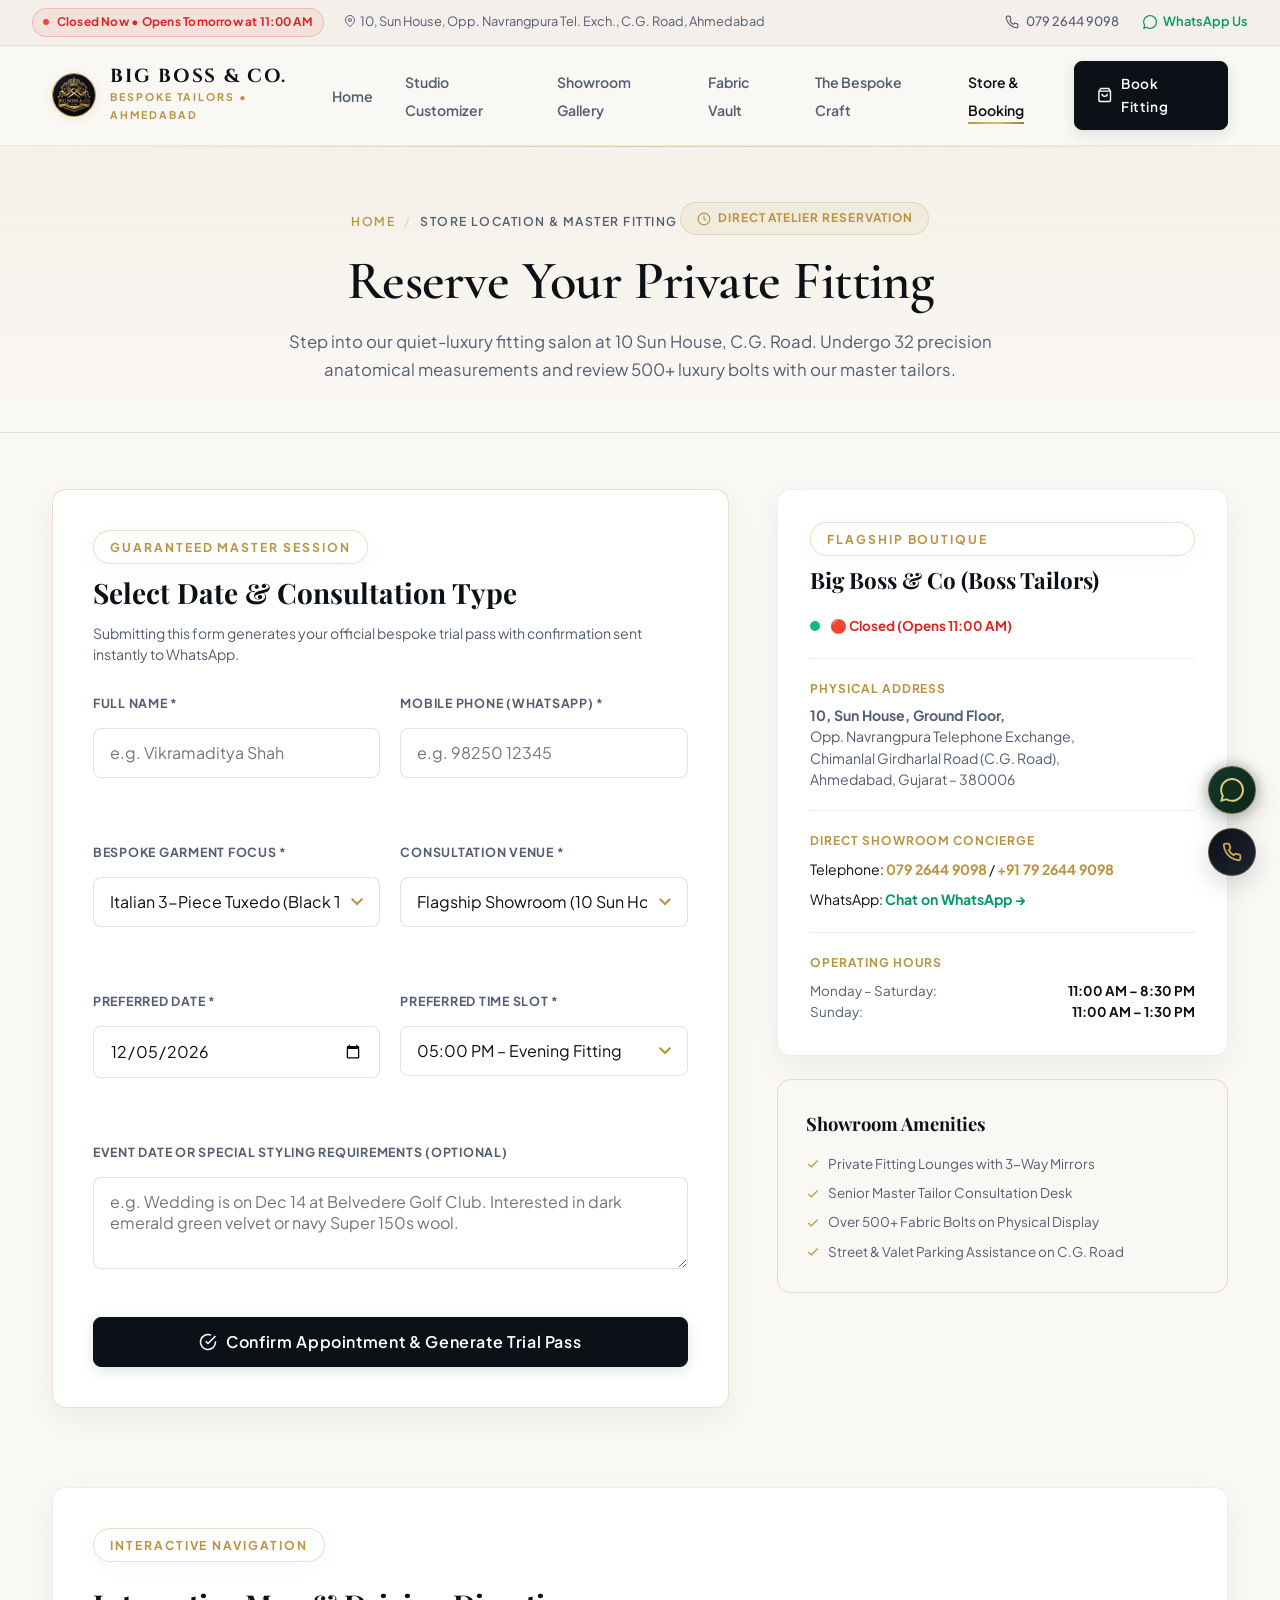
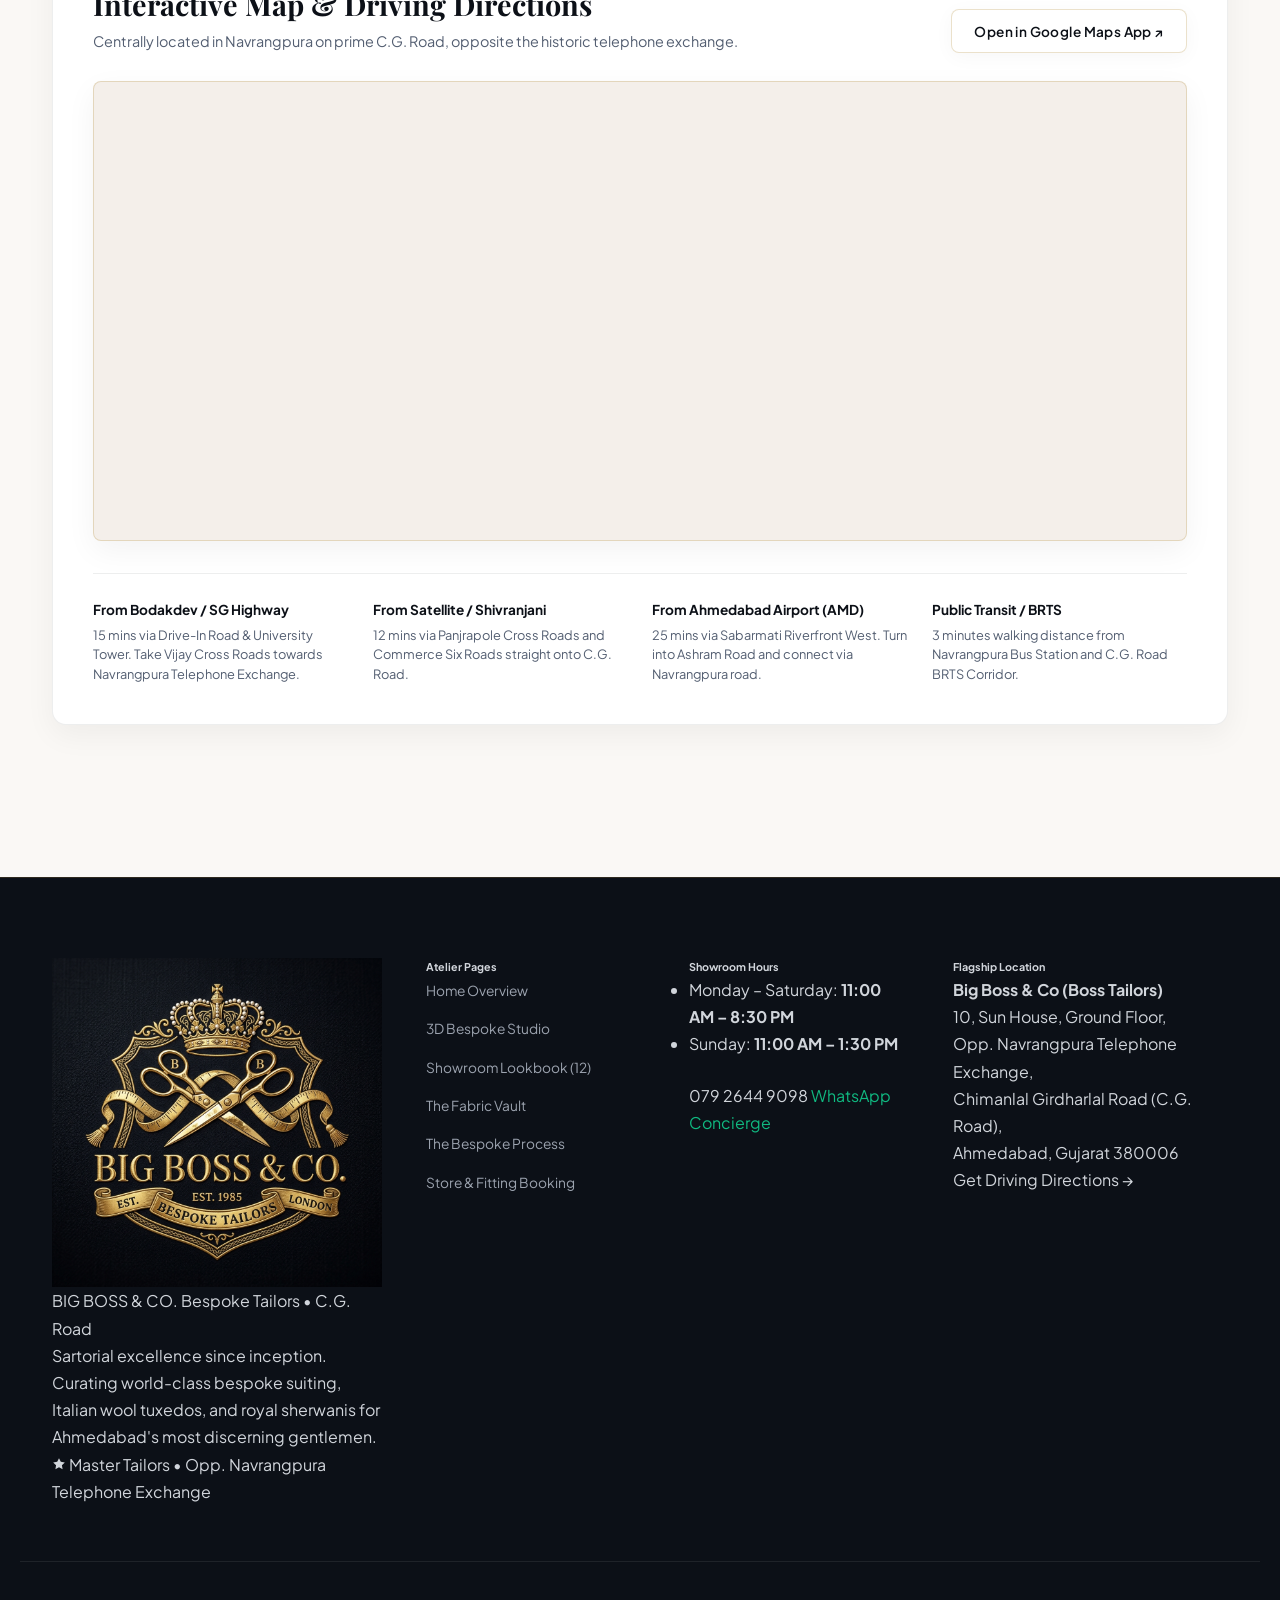
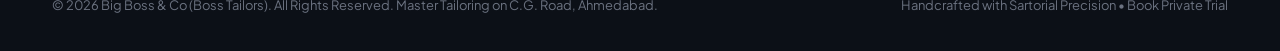
<file: booking.html>
<!DOCTYPE html>
<html lang="en">
<head>
  <meta charset="UTF-8">
  <meta name="viewport" content="width=device-width, initial-scale=1.0, viewport-fit=cover, maximum-scale=5.0">
  <meta name="theme-color" content="#FAF8F5">
  <meta name="apple-mobile-web-app-capable" content="yes">
  <meta name="apple-mobile-web-app-status-bar-style" content="default">
  <meta name="apple-mobile-web-app-title" content="Big Boss & Co">
  <meta name="format-detection" content="telephone=yes">
  <meta name="color-scheme" content="light">
  <title>Book Master Fitting & Store Location | Big Boss & Co C.G. Road</title>
  <meta name="description" content="Reserve a private fitting consultation at Big Boss & Co, 10 Sun House, C.G. Road, Ahmedabad. Call 079 2644 9098. View live hours, directions, and instant appointment pass.">
  <link rel="stylesheet" href="styles.css">
  <link rel="icon" type="image/jpeg" href="assets/images/brand-logo.jpg">
  <link rel="apple-touch-icon" href="assets/images/brand-logo.jpg">
  <link rel="canonical" href="booking.html">

  <!-- Open Graph / WhatsApp Social Previews -->
  <meta property="og:type" content="website">
  <meta property="og:site_name" content="Big Boss & Co">
  <meta property="og:title" content="Book Master Fitting & Store Location | Big Boss & Co C.G. Road">
  <meta property="og:description" content="Reserve a private fitting consultation at Big Boss & Co, 10 Sun House, C.G. Road, Ahmedabad. Call 079 2644 9098. Generate instant VIP fitting pass.">
  <meta property="og:image" content="assets/images/master-fitting-lounge.jpg">
  <meta property="og:url" content="booking.html">

  <!-- Twitter Card -->
  <meta name="twitter:card" content="summary_large_image">
  <meta name="twitter:title" content="Book Master Fitting | Big Boss & Co C.G. Road">
  <meta name="twitter:description" content="Book your bespoke tailoring trial at 10 Sun House, Navrangpura, Ahmedabad. Instant VIP pass generator.">
  <meta name="twitter:image" content="assets/images/master-fitting-lounge.jpg">

  <!-- BreadcrumbList Structured Data -->
  <script type="application/ld+json">
  {
    "@context": "https://schema.org",
    "@type": "BreadcrumbList",
    "itemListElement": [
      {
        "@type": "ListItem",
        "position": 1,
        "name": "Home",
        "item": "index.html"
      },
      {
        "@type": "ListItem",
        "position": 2,
        "name": "Store & Appointment Booking",
        "item": "booking.html"
      }
    ]
  }
  </script>
</head>
<body>

  <!-- Accessible Skip Link -->
  <a href="#appointmentForm" class="skip-to-content">Skip to Booking Form</a>

  <!-- Measuring Tape Scroll Progress Indicator -->
  <div class="scroll-progress-tape" id="scrollProgressTape"></div>
  
  <!-- Top Announcement Bar -->
  <div class="top-announcement-bar">
    <div class="announcement-content">
      <div class="announcement-left">
        <div id="liveStoreStatusPill" class="live-status-pill">
          <span class="pulse-dot"></span>
          <span id="liveStatusText">Showroom Open • 11:00 AM – 8:30 PM</span>
        </div>
        <span class="announcement-address">
          <svg width="12" height="12" viewBox="0 0 24 24" fill="none" stroke="currentColor" stroke-width="2" style="display:inline-block; vertical-align:-1px; margin-right:4px;"><path d="M21 10c0 7-9 13-9 13s-9-6-9-13a9 9 0 0 1 18 0z"></path><circle cx="12" cy="10" r="3"></circle></svg>10, Sun House, Opp. Navrangpura Tel. Exch., C.G. Road, Ahmedabad
        </span>
      </div>
      <div class="announcement-right">
        <a href="tel:+917926449098" class="top-contact-link">
          <svg width="14" height="14" viewBox="0 0 24 24" fill="none" stroke="currentColor" stroke-width="2"><path d="M22 16.92v3a2 2 0 0 1-2.18 2 19.79 19.79 0 0 1-8.63-3.07 19.5 19.5 0 0 1-6-6 19.79 19.79 0 0 1-3.07-8.67A2 2 0 0 1 4.11 2h3a2 2 0 0 1 2 1.72 12.84 12.84 0 0 0 .7 2.81 2 2 0 0 1-.45 2.11L8.09 9.91a16 16 0 0 0 6 6l1.27-1.27a2 2 0 0 1 2.11-.45 12.84 12.84 0 0 0 2.81.7A2 2 0 0 1 22 16.92z"></path></svg>
          079 2644 9098
        </a>
        <a href="https://wa.me/917926449098?text=Hello%20Big%20Boss%20%26%20Co,%20I%20would%20like%20to%20book%20a%20fitting%20session." target="_blank" rel="noopener" class="top-contact-link" style="color:#059669; font-weight:600;">
          <svg width="14" height="14" viewBox="0 0 24 24" fill="currentColor"><path d="M.057 24l1.687-6.163c-1.041-1.804-1.588-3.849-1.587-5.946.003-6.556 5.338-11.891 11.893-11.891 3.181.001 6.167 1.24 8.413 3.488 2.245 2.248 3.481 5.236 3.48 8.414-.003 6.557-5.338 11.892-11.893 11.892-1.99-.001-3.951-.5-5.688-1.448l-6.305 1.654zm6.597-3.807c1.676.995 3.276 1.591 5.392 1.592 5.448 0 9.886-4.434 9.889-9.885.002-5.462-4.415-9.89-9.881-9.892-5.452 0-9.887 4.434-9.889 9.884-.001 2.225.651 3.891 1.746 5.634l-.999 3.648 3.742-.981z"/></svg>
          WhatsApp Us
        </a>
      </div>
    </div>
  </div>

  <!-- Header / Navigation -->
  <header class="site-header" id="siteHeader">
    <div class="navbar">
      <a href="index.html" class="brand-identity" aria-label="Big Boss & Co Home">
        <img src="assets/images/brand-logo.jpg" alt="Big Boss & Co Crest" class="brand-logo-img">
        <div class="brand-text-block">
          <span class="brand-name">BIG BOSS & CO.</span>
          <span class="brand-subtitle">Bespoke Tailors • Ahmedabad</span>
        </div>
      </a>

      <nav aria-label="Main Navigation">
        <ul class="nav-links-desktop" id="navMenu">
          <li><a href="index.html" class="nav-item-link">Home</a></li>
          <li><a href="customizer.html" class="nav-item-link">Studio Customizer</a></li>
          <li><a href="gallery.html" class="nav-item-link">Showroom Gallery</a></li>
          <li><a href="fabrics.html" class="nav-item-link">Fabric Vault</a></li>
          <li><a href="craft.html" class="nav-item-link">The Bespoke Craft</a></li>
          <li><a href="booking.html" class="nav-item-link active">Store & Booking</a></li>
        </ul>
      </nav>

      <div class="nav-actions">
        <a href="booking.html" class="btn-luxury-primary">
          <svg width="16" height="16" viewBox="0 0 24 24" fill="none" stroke="currentColor" stroke-width="2.2"><path d="M6 2L3 6v14a2 2 0 0 0 2 2h14a2 2 0 0 0 2-2V6l-3-4z"></path><line x1="3" y1="6" x2="21" y2="6"></line><path d="M16 10a4 4 0 0 1-8 0"></path></svg>
          Book Fitting
        </a>
        <button class="mobile-menu-toggle" id="mobileMenuToggle" aria-label="Toggle navigation menu">
          <svg width="24" height="24" viewBox="0 0 24 24" fill="none" stroke="currentColor" stroke-width="2"><line x1="3" y1="12" x2="21" y2="12"></line><line x1="3" y1="6" x2="21" y2="6"></line><line x1="3" y1="18" x2="21" y2="18"></line></svg>
        </button>
      </div>
    </div>
  </header>

  <main>
    <!-- Subpage Hero Header -->
    <section class="subpage-hero">
      <div class="container">
        <div class="breadcrumb-trail">
          <a href="index.html">Home</a>
          <span class="breadcrumb-separator">/</span>
          <span>Store Location & Master Fitting</span>
        </div>
        <div class="subpage-badge">
          <svg width="14" height="14" viewBox="0 0 24 24" fill="none" stroke="currentColor" stroke-width="2"><circle cx="12" cy="12" r="10"></circle><polyline points="12 6 12 12 16 14"></polyline></svg>
          Direct Atelier Reservation
        </div>
        <h1 class="subpage-headline">Reserve Your Private Fitting</h1>
        <p class="subpage-subdeck">Step into our quiet-luxury fitting salon at 10 Sun House, C.G. Road. Undergo 32 precision anatomical measurements and review 500+ luxury bolts with our master tailors.</p>
      </div>
    </section>

    <!-- Main Booking & Store Section -->
    <div class="subpage-main-wrap">
      <div class="container">

        <div class="booking-grid" style="display:grid; grid-template-columns:1.2fr 0.8fr; gap:3rem; margin-bottom:5rem;">
          
          <!-- LEFT: APPOINTMENT FORM -->
          <div class="booking-card-wrapper" style="background:#FFFFFF; border:1px solid var(--gold-border); border-radius:var(--radius-md); padding:2.5rem; box-shadow:var(--shadow-card);">
            <div style="margin-bottom:1.75rem;">
              <span class="section-tag" style="margin-bottom:0.3rem;">Guaranteed Master Session</span>
              <h3 style="font-family:var(--font-serif); font-size:1.75rem; color:var(--text-pure); margin-bottom:0.4rem;">Select Date & Consultation Type</h3>
              <p style="color:var(--text-muted); font-size:0.88rem; line-height:1.5;">Submitting this form generates your official bespoke trial pass with confirmation sent instantly to WhatsApp.</p>
            </div>

            <!-- Customizer Blueprint Attached Banner -->
            <div id="attachedSpecBanner" class="attached-spec-banner" style="display:none; margin-bottom:1.5rem;"></div>

            <form id="appointmentForm" class="appointment-form" style="display:flex; flex-direction:column; gap:1.25rem;">
              <div class="form-grid-two-col" style="display:grid; grid-template-columns:1fr 1fr; gap:1.25rem;">
                <div class="form-group">
                  <label for="clientName" style="display:block; font-size:0.78rem; font-weight:700; text-transform:uppercase; letter-spacing:0.06em; color:var(--text-muted); margin-bottom:0.35rem;">Full Name *</label>
                  <input type="text" id="clientName" class="form-input" placeholder="e.g. Vikramaditya Shah" required style="min-height:48px; font-size:1rem;">
                </div>
                <div class="form-group">
                  <label for="clientPhone" style="display:block; font-size:0.78rem; font-weight:700; text-transform:uppercase; letter-spacing:0.06em; color:var(--text-muted); margin-bottom:0.35rem;">Mobile Phone (WhatsApp) *</label>
                  <input type="tel" id="clientPhone" class="form-input" placeholder="e.g. 98250 12345" required style="min-height:48px; font-size:1rem;">
                </div>
              </div>

              <div class="form-grid-two-col" style="display:grid; grid-template-columns:1fr 1fr; gap:1.25rem;">
                <div class="form-group">
                  <label for="garmentType" style="display:block; font-size:0.78rem; font-weight:700; text-transform:uppercase; letter-spacing:0.06em; color:var(--text-muted); margin-bottom:0.35rem;">Bespoke Garment Focus *</label>
                  <select id="garmentType" class="form-select" required style="min-height:48px; font-size:1rem;">
                    <option value="Italian 3-Piece Tuxedo" selected>Italian 3-Piece Tuxedo (Black Tie)</option>
                    <option value="2-Piece Executive Suit">2-Piece Executive Business Suit</option>
                    <option value="Royal Wedding Sherwani">Royal Wedding Sherwani (Bridal Groom)</option>
                    <option value="Signature Nehru Bandi">Signature Handcrafted Nehru Bandi</option>
                    <option value="Indo-Western Achkan">Indo-Western Achkan Ensemble</option>
                    <option value="Bespoke Shirt & Trouser">Bespoke Giza Shirt & Trousers</option>
                  </select>
                </div>
                <div class="form-group">
                  <label for="consultationType" style="display:block; font-size:0.78rem; font-weight:700; text-transform:uppercase; letter-spacing:0.06em; color:var(--text-muted); margin-bottom:0.35rem;">Consultation Venue *</label>
                  <select id="consultationType" class="form-select" required style="min-height:48px; font-size:1rem;">
                    <option value="Flagship Showroom (C.G. Road)" selected>Flagship Showroom (10 Sun House, C.G. Road)</option>
                    <option value="Master Home Visit (Ahmedabad)">Master Tailor Home Visit (Ahmedabad)</option>
                    <option value="VIP Hotel Trial (Groom Suite)">VIP Hotel / Wedding Suite Trial</option>
                  </select>
                </div>
              </div>

              <div class="form-grid-two-col" style="display:grid; grid-template-columns:1fr 1fr; gap:1.25rem;">
                <div class="form-group">
                  <label for="preferredDate" style="display:block; font-size:0.78rem; font-weight:700; text-transform:uppercase; letter-spacing:0.06em; color:var(--text-muted); margin-bottom:0.35rem;">Preferred Date *</label>
                  <input type="date" id="preferredDate" class="form-input" required style="min-height:48px; font-size:1rem;">
                </div>
                <div class="form-group">
                  <label for="preferredTime" style="display:block; font-size:0.78rem; font-weight:700; text-transform:uppercase; letter-spacing:0.06em; color:var(--text-muted); margin-bottom:0.35rem;">Preferred Time Slot *</label>
                  <select id="preferredTime" class="form-select" required style="min-height:48px; font-size:1rem;">
                    <option value="11:30 AM - Morning Slot">11:30 AM – Morning Consultation</option>
                    <option value="02:30 PM - Afternoon Slot">02:30 PM – Afternoon Fitting</option>
                    <option value="05:00 PM - Evening Slot" selected>05:00 PM – Evening Fitting</option>
                    <option value="07:00 PM - Post-Work Slot">07:00 PM – Post-Work Consultation</option>
                  </select>
                </div>
              </div>

              <div class="form-group">
                <label for="specialNotes" style="display:block; font-size:0.78rem; font-weight:700; text-transform:uppercase; letter-spacing:0.06em; color:var(--text-muted); margin-bottom:0.35rem;">Event Date or Special Styling Requirements (Optional)</label>
                <textarea id="specialNotes" class="form-textarea" rows="3" placeholder="e.g. Wedding is on Dec 14 at Belvedere Golf Club. Interested in dark emerald green velvet or navy Super 150s wool." style="font-size:1rem;"></textarea>
              </div>

              <button type="submit" class="btn-luxury-primary" style="min-height:50px; justify-content:center; font-size:1rem; margin-top:0.5rem;">
                <svg width="18" height="18" viewBox="0 0 24 24" fill="none" stroke="currentColor" stroke-width="2"><path d="M22 11.08V12a10 10 0 1 1-5.93-9.14"></path><polyline points="22 4 12 14.01 9 11.01"></polyline></svg>
                Confirm Appointment & Generate Trial Pass
              </button>
            </form>
          </div>

          <!-- RIGHT: SHOWROOM OVERVIEW & HOURS CARD -->
          <div class="store-info-sidebar">
            <div class="store-info-card" style="background:#FFFFFF; border:1px solid var(--border-hairline); border-radius:var(--radius-md); padding:2rem; box-shadow:var(--shadow-card); margin-bottom:1.5rem;">
              <span class="section-tag" style="margin-bottom:0.3rem;">Flagship Boutique</span>
              <h4 style="font-family:var(--font-serif); font-size:1.4rem; color:var(--text-pure); margin-bottom:1rem;">Big Boss & Co (Boss Tailors)</h4>
              
              <div style="display:flex; align-items:center; gap:0.65rem; margin-bottom:1.25rem;">
                <div style="width:10px; height:10px; border-radius:50%; background:#10B981; animation:goldPulse 2s infinite;"></div>
                <span id="currentStatusBadge" style="font-size:0.84rem; font-weight:700; color:var(--text-pure);">Showroom Open Today</span>
              </div>

              <div style="border-top:1px solid var(--border-hairline); padding-top:1.25rem; margin-bottom:1.25rem;">
                <h6 style="font-size:0.75rem; text-transform:uppercase; letter-spacing:0.08em; color:var(--gold-primary); font-weight:700; margin-bottom:0.4rem;">Physical Address</h6>
                <p style="font-size:0.88rem; color:var(--text-muted); line-height:1.5;">
                  <strong>10, Sun House, Ground Floor,</strong><br>
                  Opp. Navrangpura Telephone Exchange,<br>
                  Chimanlal Girdharlal Road (C.G. Road),<br>
                  Ahmedabad, Gujarat – 380006
                </p>
              </div>

              <div style="border-top:1px solid var(--border-hairline); padding-top:1.25rem; margin-bottom:1.25rem;">
                <h6 style="font-size:0.75rem; text-transform:uppercase; letter-spacing:0.08em; color:var(--gold-primary); font-weight:700; margin-bottom:0.4rem;">Direct Showroom Concierge</h6>
                <p style="font-size:0.88rem; color:var(--text-pure); margin-bottom:0.4rem;">
                  Telephone: <a href="tel:+917926449098" style="color:var(--gold-primary); font-weight:700;">079 2644 9098</a> / <a href="tel:+917926449098" style="color:var(--gold-primary); font-weight:700;">+91 79 2644 9098</a>
                </p>
                <p style="font-size:0.88rem; color:var(--text-pure);">
                  WhatsApp: <a href="https://wa.me/917926449098" target="_blank" rel="noopener" style="color:#059669; font-weight:700;">Chat on WhatsApp →</a>
                </p>
              </div>

              <div style="border-top:1px solid var(--border-hairline); padding-top:1.25rem;">
                <h6 style="font-size:0.75rem; text-transform:uppercase; letter-spacing:0.08em; color:var(--gold-primary); font-weight:700; margin-bottom:0.4rem;">Operating Hours</h6>
                <ul style="list-style:none; padding:0; margin:0; font-size:0.84rem; color:var(--text-muted); line-height:1.6;">
                  <li style="display:flex; justify-content:space-between;"><span>Monday – Saturday:</span> <strong style="color:var(--text-pure);">11:00 AM – 8:30 PM</strong></li>
                  <li style="display:flex; justify-content:space-between;"><span>Sunday:</span> <strong style="color:var(--text-pure);">11:00 AM – 1:30 PM</strong></li>
                </ul>
              </div>
            </div>

            <!-- Showroom Amenities Card -->
            <div style="background:var(--bg-primary); border:1px solid var(--gold-border); border-radius:var(--radius-md); padding:1.75rem;">
              <h5 style="font-family:var(--font-serif); font-size:1.15rem; color:var(--text-pure); margin-bottom:0.85rem;">Showroom Amenities</h5>
              <ul style="list-style:none; padding:0; margin:0; font-size:0.84rem; color:var(--text-muted); line-height:1.7;">
                <li style="display:flex; align-items:center; gap:0.5rem; margin-bottom:0.4rem;">
                  <svg width="14" height="14" viewBox="0 0 24 24" fill="none" stroke="#B89344" stroke-width="2"><polyline points="20 6 9 17 4 12"></polyline></svg>
                  <span>Private Fitting Lounges with 3-Way Mirrors</span>
                </li>
                <li style="display:flex; align-items:center; gap:0.5rem; margin-bottom:0.4rem;">
                  <svg width="14" height="14" viewBox="0 0 24 24" fill="none" stroke="#B89344" stroke-width="2"><polyline points="20 6 9 17 4 12"></polyline></svg>
                  <span>Senior Master Tailor Consultation Desk</span>
                </li>
                <li style="display:flex; align-items:center; gap:0.5rem; margin-bottom:0.4rem;">
                  <svg width="14" height="14" viewBox="0 0 24 24" fill="none" stroke="#B89344" stroke-width="2"><polyline points="20 6 9 17 4 12"></polyline></svg>
                  <span>Over 500+ Fabric Bolts on Physical Display</span>
                </li>
                <li style="display:flex; align-items:center; gap:0.5rem;">
                  <svg width="14" height="14" viewBox="0 0 24 24" fill="none" stroke="#B89344" stroke-width="2"><polyline points="20 6 9 17 4 12"></polyline></svg>
                  <span>Street & Valet Parking Assistance on C.G. Road</span>
                </li>
              </ul>
            </div>

          </div>

        </div>

        <!-- GOOGLE MAP & DRIVING DIRECTIONS -->
        <div style="background:#FFFFFF; border:1px solid var(--border-hairline); border-radius:var(--radius-md); padding:2.5rem; box-shadow:var(--shadow-card); margin-bottom:4rem;">
          <div style="display:flex; justify-content:space-between; align-items:flex-end; flex-wrap:wrap; gap:1rem; margin-bottom:1.75rem;">
            <div>
              <span class="section-tag">Interactive Navigation</span>
              <h3 style="font-family:var(--font-serif); font-size:1.8rem; color:var(--text-pure);">Interactive Map & Driving Directions</h3>
              <p style="color:var(--text-muted); font-size:0.9rem;">Centrally located in Navrangpura on prime C.G. Road, opposite the historic telephone exchange.</p>
            </div>
            <a href="https://maps.google.com/?q=Big+Boss+%26+Co+10+Sun+House+C.G.+Road+Navrangpura+Ahmedabad" target="_blank" rel="noopener" class="btn-luxury-outline" style="min-height:44px; padding:0.6rem 1.4rem;">
              Open in Google Maps App ↗
            </a>
          </div>

          <!-- Embedded Map -->
          <div class="store-map-wrapper" style="border-radius:var(--radius-sm); overflow:hidden; border:1px solid var(--gold-border); margin-bottom:2rem; height:380px;">
            <iframe 
              src="https://www.google.com/maps/embed?pb=!1m18!1m12!1m3!1d3671.6979679124474!2d72.5562772759082!3d23.034877915873998!2m3!1f0!2f0!3f0!3m2!1i1024!2i768!4f13.1!3m3!1m2!1s0x395e848bc0555555%3A0x79465fb3fe286174!2sBig%20Boss%20%26%20Co!5e0!3m2!1sen!2sin!4v1709971200000!5m2!1sen!2sin" 
              width="100%" 
              height="100%" 
              style="border:0;" 
              allowfullscreen="" 
              loading="lazy" 
              referrerpolicy="no-referrer-when-downgrade"
              title="Big Boss & Co Location on C.G. Road Ahmedabad">
            </iframe>
          </div>

          <!-- Step-by-Step Transit Guide -->
          <div style="display:grid; grid-template-columns:repeat(auto-fit, minmax(240px, 1fr)); gap:1.5rem; border-top:1px solid var(--border-hairline); padding-top:1.5rem;">
            <div>
              <h6 style="font-size:0.85rem; color:var(--text-pure); font-weight:700; margin-bottom:0.3rem;">From Bodakdev / SG Highway</h6>
              <p style="font-size:0.8rem; color:var(--text-muted); line-height:1.5;">15 mins via Drive-In Road & University Tower. Take Vijay Cross Roads towards Navrangpura Telephone Exchange.</p>
            </div>
            <div>
              <h6 style="font-size:0.85rem; color:var(--text-pure); font-weight:700; margin-bottom:0.3rem;">From Satellite / Shivranjani</h6>
              <p style="font-size:0.8rem; color:var(--text-muted); line-height:1.5;">12 mins via Panjrapole Cross Roads and Commerce Six Roads straight onto C.G. Road.</p>
            </div>
            <div>
              <h6 style="font-size:0.85rem; color:var(--text-pure); font-weight:700; margin-bottom:0.3rem;">From Ahmedabad Airport (AMD)</h6>
              <p style="font-size:0.8rem; color:var(--text-muted); line-height:1.5;">25 mins via Sabarmati Riverfront West. Turn into Ashram Road and connect via Navrangpura road.</p>
            </div>
            <div>
              <h6 style="font-size:0.85rem; color:var(--text-pure); font-weight:700; margin-bottom:0.3rem;">Public Transit / BRTS</h6>
              <p style="font-size:0.8rem; color:var(--text-muted); line-height:1.5;">3 minutes walking distance from Navrangpura Bus Station and C.G. Road BRTS Corridor.</p>
            </div>
          </div>

        </div>

      </div>
    </div>
  </main>

  <!-- Global Footer -->
  <footer class="site-footer">
    <div class="container footer-grid">
      <div class="footer-brand-col">
        <div class="footer-brand-header">
          <img src="assets/images/brand-logo.jpg" alt="Big Boss & Co" class="footer-logo">
          <div>
            <span class="footer-brand-name">BIG BOSS & CO.</span>
            <span class="footer-brand-sub">Bespoke Tailors • C.G. Road</span>
          </div>
        </div>
        <p class="footer-bio">Sartorial excellence since inception. Curating world-class bespoke suiting, Italian wool tuxedos, and royal sherwanis for Ahmedabad's most discerning gentlemen.</p>
        <div class="footer-badge-item">
          <svg width="14" height="14" viewBox="0 0 24 24" fill="currentColor"><path d="M12 2l3.09 6.26L22 9.27l-5 4.87 1.18 6.88L12 17.77l-6.18 3.25L7 14.14 2 9.27l6.91-1.01L12 2z"/></svg>
          Master Tailors • Opp. Navrangpura Telephone Exchange
        </div>
      </div>

      <div class="footer-col">
        <h6 class="footer-col-title">Atelier Pages</h6>
        <ul class="footer-links-list">
          <li><a href="index.html">Home Overview</a></li>
          <li><a href="customizer.html">3D Bespoke Studio</a></li>
          <li><a href="gallery.html">Showroom Lookbook (12)</a></li>
          <li><a href="fabrics.html">The Fabric Vault</a></li>
          <li><a href="craft.html">The Bespoke Process</a></li>
          <li><a href="booking.html">Store & Fitting Booking</a></li>
        </ul>
      </div>

      <div class="footer-col">
        <h6 class="footer-col-title">Showroom Hours</h6>
        <ul class="footer-hours-list">
          <li><span>Monday – Saturday:</span> <strong>11:00 AM – 8:30 PM</strong></li>
          <li><span>Sunday:</span> <strong>11:00 AM – 1:30 PM</strong></li>
        </ul>
        <div class="footer-contact-block" style="margin-top:1.5rem;">
          <a href="tel:+917926449098" class="footer-contact-link">079 2644 9098</a>
          <a href="https://wa.me/917926449098" class="footer-contact-link" style="color:#10B981;">WhatsApp Concierge</a>
        </div>
      </div>

      <div class="footer-col">
        <h6 class="footer-col-title">Flagship Location</h6>
        <p class="footer-address">
          <strong>Big Boss & Co (Boss Tailors)</strong><br>
          10, Sun House, Ground Floor,<br>
          Opp. Navrangpura Telephone Exchange,<br>
          Chimanlal Girdharlal Road (C.G. Road),<br>
          Ahmedabad, Gujarat 380006
        </p>
        <a href="https://maps.google.com/?q=Big+Boss+%26+Co+10+Sun+House+C.G.+Road+Navrangpura+Ahmedabad" target="_blank" rel="noopener" class="footer-map-link">
          Get Driving Directions →
        </a>
      </div>
    </div>

    <div class="container footer-bottom-bar">
      <p>© 2026 Big Boss & Co (Boss Tailors). All Rights Reserved. Master Tailoring on C.G. Road, Ahmedabad.</p>
      <div class="footer-legal-links">
        <span>Handcrafted with Sartorial Precision</span>
        <span>•</span>
        <a href="booking.html">Book Private Trial</a>
      </div>
    </div>
  </footer>

  <!-- Appointment Confirmation Pass Modal -->
  <div class="modal-backdrop" id="ticketModal" aria-hidden="true" role="dialog" aria-label="Appointment Confirmation">
    <div class="modal-dialog-box">
      <button class="modal-close-btn" id="closeTicketModalBtn" aria-label="Close dialog">&times;</button>
      
      <div class="ticket-header-decor">
        <span class="ticket-status-pill">Booking Confirmed</span>
        <div class="ticket-ref-num" id="ticketRefCode">BBC-2026-8492</div>
      </div>

      <div class="ticket-brand-row">
        <img src="assets/images/brand-logo.jpg" alt="Big Boss & Co" class="ticket-brand-logo">
        <div>
          <h4>BIG BOSS & CO.</h4>
          <p>Bespoke Master Tailors • C.G. Road, Ahmedabad</p>
        </div>
      </div>

      <div class="ticket-details-matrix">
        <div class="matrix-item">
          <span class="lbl">Client Name</span>
          <strong id="ticketClientName">Vikramaditya Shah</strong>
        </div>
        <div class="matrix-item">
          <span class="lbl">Contact Number</span>
          <strong id="ticketClientPhone">+91 98250 12345</strong>
        </div>
        <div class="matrix-item">
          <span class="lbl">Garment Trial</span>
          <strong id="ticketGarmentType">Italian 3-Piece Tuxedo</strong>
        </div>
        <div class="matrix-item">
          <span class="lbl">Consultation Venue</span>
          <strong id="ticketConsultationType">10 Sun House, C.G. Road</strong>
        </div>
        <div class="matrix-item">
          <span class="lbl">Reserved Date</span>
          <strong id="ticketDate">Tomorrow</strong>
        </div>
        <div class="matrix-item">
          <span class="lbl">Allocated Slot</span>
          <strong id="ticketTime">05:00 PM Slot</strong>
        </div>
      </div>

      <div class="ticket-basting-note">
        <svg width="18" height="18" viewBox="0 0 24 24" fill="none" stroke="currentColor" stroke-width="2"><circle cx="12" cy="12" r="10"></circle><line x1="12" y1="16" x2="12" y2="12"></line><line x1="12" y1="8" x2="12.01" y2="8"></line></svg>
        <span>Our Senior Master Cutter will be reserved exclusively for your session. Please arrive 5 minutes prior to your allocated slot.</span>
      </div>

      <div class="ticket-actions-row">
        <button class="btn-luxury-primary" id="sendWhatsAppTicketBtn">
          <svg width="16" height="16" viewBox="0 0 24 24" fill="currentColor"><path d="M.057 24l1.687-6.163c-1.041-1.804-1.588-3.849-1.587-5.946.003-6.556 5.338-11.891 11.893-11.891 3.181.001 6.167 1.24 8.413 3.488 2.245 2.248 3.481 5.236 3.48 8.414-.003 6.557-5.338 11.892-11.893 11.892-1.99-.001-3.951-.5-5.688-1.448l-6.305 1.654zm6.597-3.807c1.676.995 3.276 1.591 5.392 1.592 5.448 0 9.886-4.434 9.889-9.885.002-5.462-4.415-9.89-9.881-9.892-5.452 0-9.887 4.434-9.889 9.884-.001 2.225.651 3.891 1.746 5.634l-.999 3.648 3.742-.981z"/></svg>
          Send Pass to WhatsApp
        </button>
        <a class="btn-luxury-outline" id="addGoogleCalendarBtn" target="_blank" rel="noopener">
          <svg width="15" height="15" viewBox="0 0 24 24" fill="none" stroke="currentColor" stroke-width="2"><rect x="3" y="4" width="18" height="18" rx="2" ry="2"></rect><line x1="16" y1="2" x2="16" y2="6"></line><line x1="8" y1="2" x2="8" y2="6"></line><line x1="3" y1="10" x2="21" y2="10"></line></svg>
          Add to Google Calendar
        </a>
        <button class="btn-luxury-outline" id="copyRefBtn" type="button">
          <svg width="15" height="15" viewBox="0 0 24 24" fill="none" stroke="currentColor" stroke-width="2"><rect x="9" y="9" width="13" height="13" rx="2" ry="2"></rect><path d="M5 15H4a2 2 0 0 1-2-2V4a2 2 0 0 1 2-2h9a2 2 0 0 1 2 2v1"></path></svg>
          Copy Pass Ref
        </button>
        <button class="btn-luxury-outline" id="printTicketBtn" type="button">
          Print / Save Pass
        </button>
      </div>
    </div>
  </div>

  <!-- Floating Concierge Dock -->
  <aside class="floating-action-dock" aria-label="Quick Actions">
    <button class="dock-btn dock-btn-top" id="backToTopBtn" aria-label="Scroll to top">
      <svg class="dock-progress-ring" viewBox="0 0 50 50">
        <circle cx="25" cy="25" r="23" id="progressRingCircle"></circle>
      </svg>
      <span style="font-size:1.1rem; z-index:2;">↑</span>
      <span class="dock-tooltip">Back to Top</span>
    </button>
    <a href="https://wa.me/917926449098?text=Hello%20Big%20Boss%20%26%20Co,%20I%20would%20like%20to%20book%20a%20fitting%20trial." target="_blank" rel="noopener" class="dock-btn dock-btn-whatsapp" aria-label="WhatsApp Concierge">
      <svg width="24" height="24" viewBox="0 0 24 24" fill="currentColor"><path d="M.057 24l1.687-6.163c-1.041-1.804-1.588-3.849-1.587-5.946.003-6.556 5.338-11.891 11.893-11.891 3.181.001 6.167 1.24 8.413 3.488 2.245 2.248 3.481 5.236 3.48 8.414-.003 6.557-5.338 11.892-11.893 11.892-1.99-.001-3.951-.5-5.688-1.448l-6.305 1.654zm6.597-3.807c1.676.995 3.276 1.591 5.392 1.592 5.448 0 9.886-4.434 9.889-9.885.002-5.462-4.415-9.89-9.881-9.892-5.452 0-9.887 4.434-9.889 9.884-.001 2.225.651 3.891 1.746 5.634l-.999 3.648 3.742-.981z"/></svg>
      <span class="dock-tooltip">WhatsApp Concierge</span>
    </a>
    <a href="tel:+917926449098" class="dock-btn dock-btn-call" aria-label="Call Big Boss & Co">
      <svg width="20" height="20" viewBox="0 0 24 24" fill="none" stroke="currentColor" stroke-width="2.2"><path d="M22 16.92v3a2 2 0 0 1-2.18 2 19.79 19.79 0 0 1-8.63-3.07 19.5 19.5 0 0 1-6-6 19.79 19.79 0 0 1-3.07-8.67A2 2 0 0 1 4.11 2h3a2 2 0 0 1 2 1.72 12.84 12.84 0 0 0 .7 2.81 2 2 0 0 1-.45 2.11L8.09 9.91a16 16 0 0 0 6 6l1.27-1.27a2 2 0 0 1 2.11-.45 12.84 12.84 0 0 0 2.81.7A2 2 0 0 1 22 16.92z"></path></svg>
      <span class="dock-tooltip">C.G. Road Showroom (079 2644 9098)</span>
    </a>
  </aside>

  <!-- Atelier Activity Live Ticker Toast -->
  <div class="activity-toast" id="activityToast" role="status" aria-live="polite">
    <div class="toast-indicator"><span class="pulse-dot"></span></div>
    <div class="toast-body">
      <span class="toast-kicker">Atelier Live</span>
      <span class="toast-text" id="toastMessage">Hand-basted: 3-Piece Italian Wool Tuxedo for trial today</span>
    </div>
    <button id="closeToastBtn" class="toast-dismiss" aria-label="Dismiss notification">&times;</button>
  </div>

  <!-- Interactive JavaScript Application Logic -->
  <script src="app.js"></script>
</body>
</html>
</file>
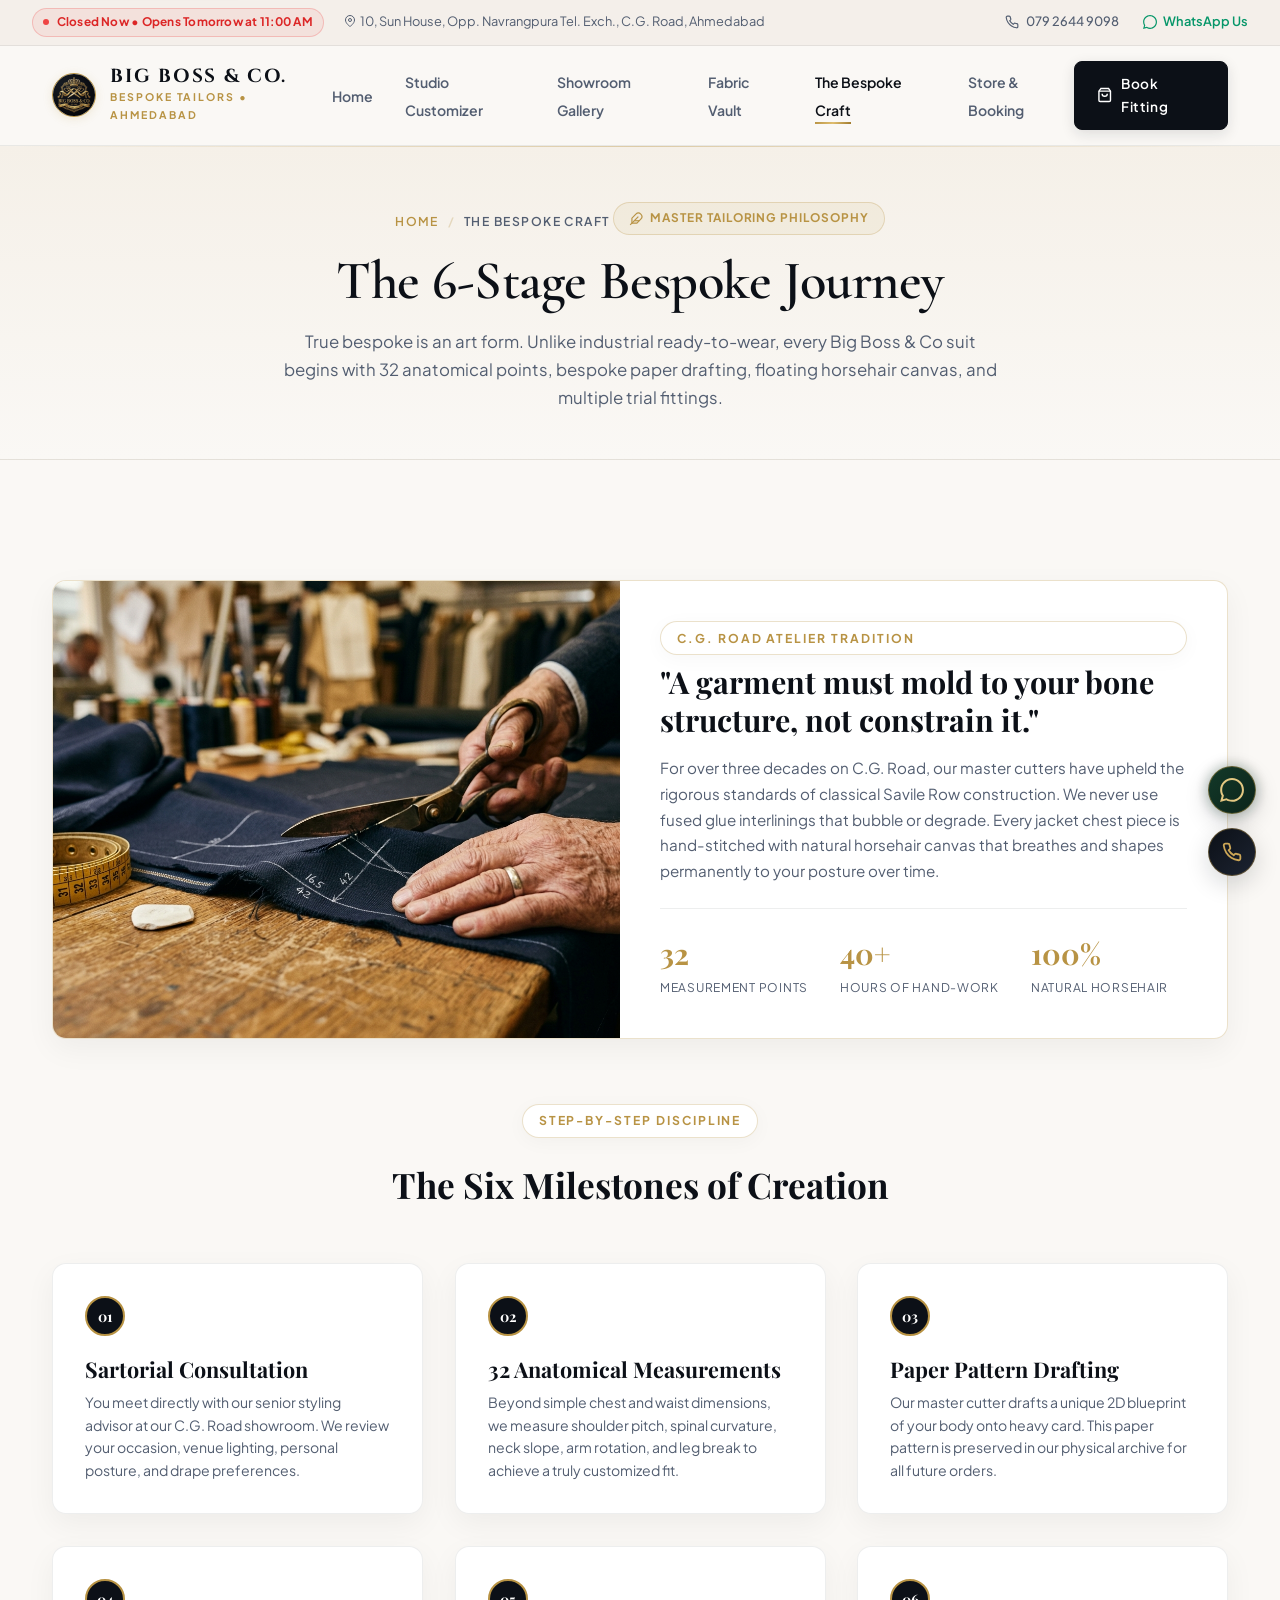
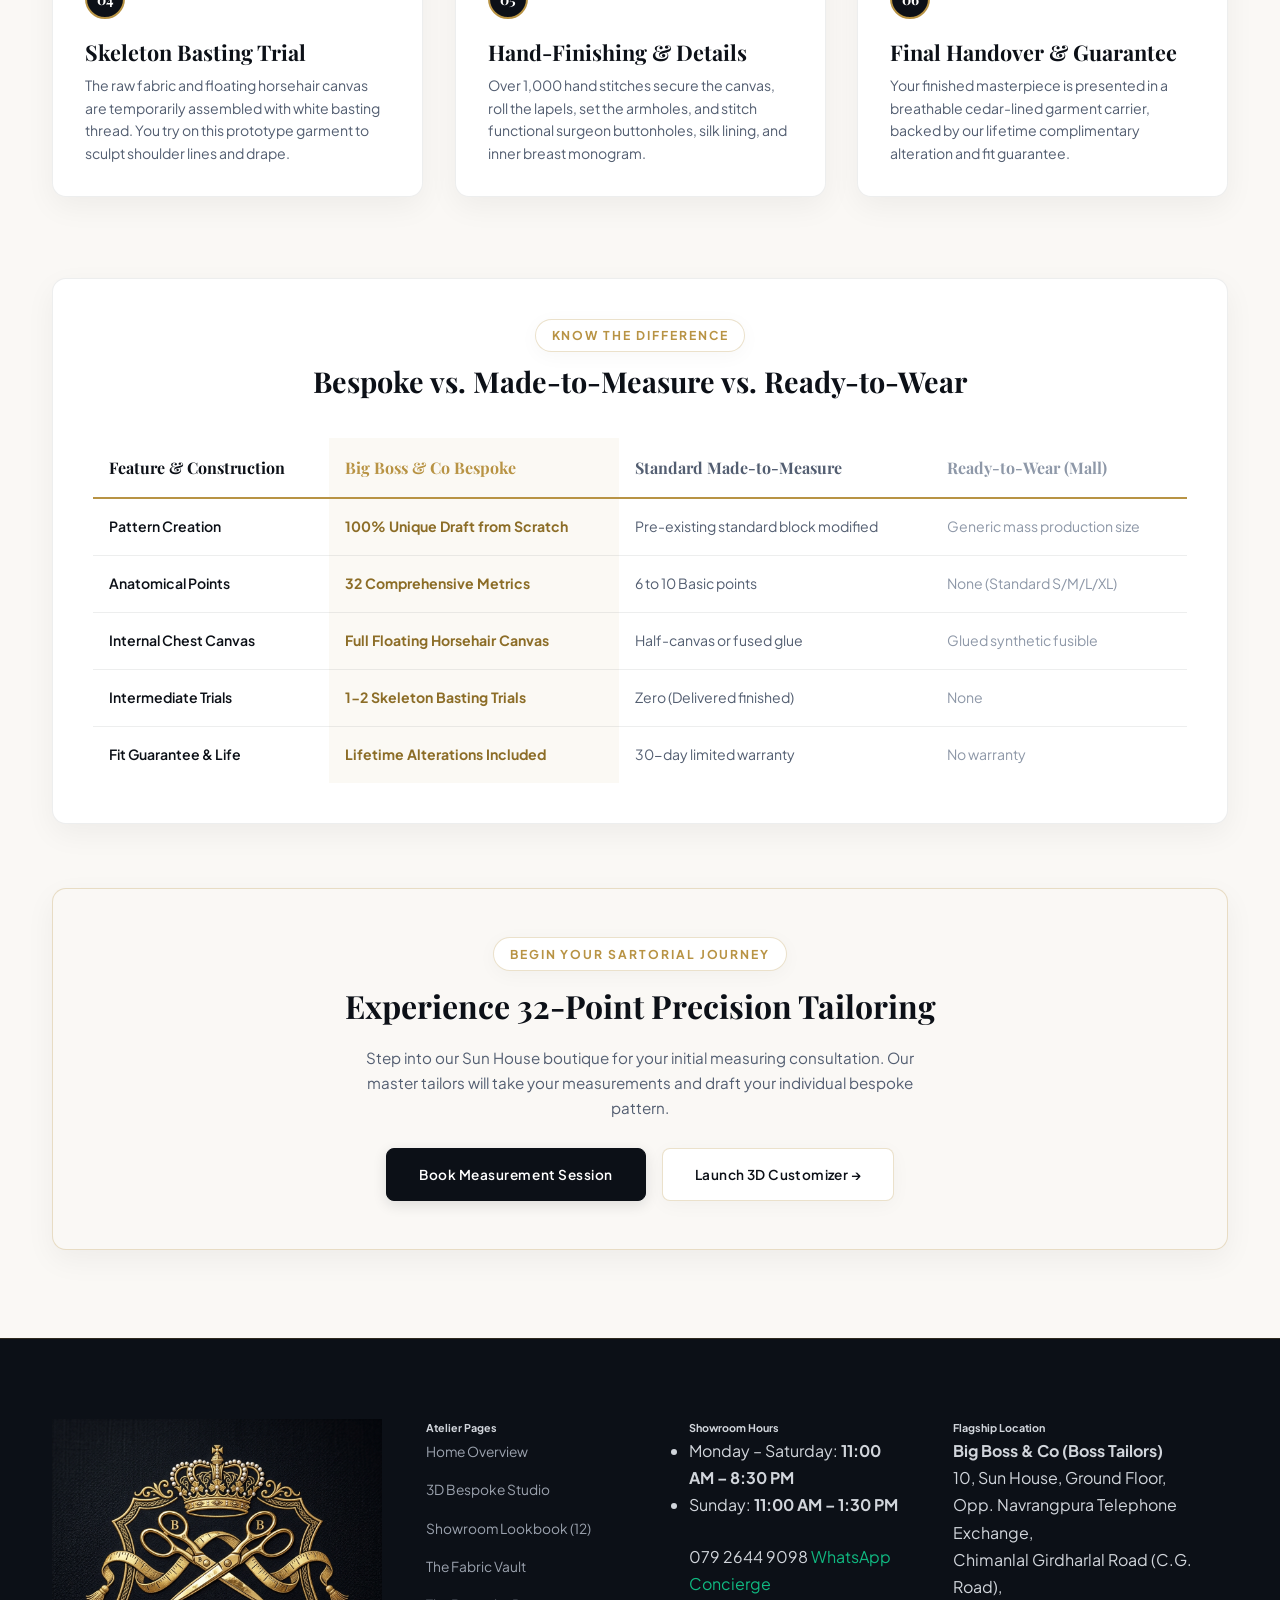
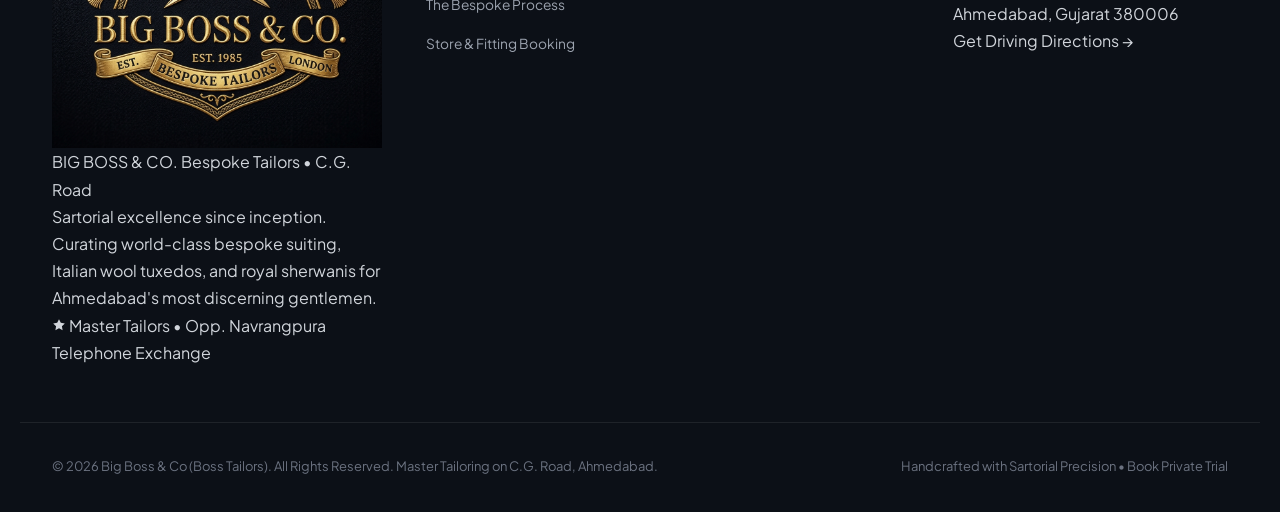
<file: craft.html>
<!DOCTYPE html>
<html lang="en">
<head>
  <meta charset="UTF-8">
  <meta name="viewport" content="width=device-width, initial-scale=1.0, viewport-fit=cover, maximum-scale=5.0">
  <meta name="theme-color" content="#FAF8F5">
  <meta name="apple-mobile-web-app-capable" content="yes">
  <meta name="apple-mobile-web-app-status-bar-style" content="default">
  <meta name="apple-mobile-web-app-title" content="Big Boss & Co">
  <meta name="format-detection" content="telephone=yes">
  <meta name="color-scheme" content="light">
  <title>The Bespoke Craft & Fit Guide | Big Boss & Co Ahmedabad</title>
  <meta name="description" content="Discover the 6-stage master bespoke tailoring process at Big Boss & Co, C.G. Road, Ahmedabad. 32 anatomical measurements, skeleton basting trials, and handcrafted precision.">
  <link rel="stylesheet" href="styles.css">
  <link rel="icon" type="image/jpeg" href="assets/images/brand-logo.jpg">
  <link rel="apple-touch-icon" href="assets/images/brand-logo.jpg">
  <link rel="canonical" href="craft.html">

  <!-- Open Graph / WhatsApp Social Previews -->
  <meta property="og:type" content="website">
  <meta property="og:site_name" content="Big Boss & Co">
  <meta property="og:title" content="The Bespoke Craft & Fit Guide | Big Boss & Co Ahmedabad">
  <meta property="og:description" content="Discover the 6-stage master bespoke tailoring process at Big Boss & Co, C.G. Road. 32 anatomical measurements, floating canvas basting trials, and handcrafted perfection.">
  <meta property="og:image" content="assets/images/craft-cutting-hands.jpg">
  <meta property="og:url" content="craft.html">

  <!-- Twitter Card -->
  <meta name="twitter:card" content="summary_large_image">
  <meta name="twitter:title" content="The Bespoke Craft & Fit Guide | Big Boss & Co">
  <meta name="twitter:description" content="Sartorial excellence on C.G. Road: The 6-stage master tailoring method and anatomical fit breakdown.">
  <meta name="twitter:image" content="assets/images/craft-cutting-hands.jpg">

  <!-- BreadcrumbList Structured Data -->
  <script type="application/ld+json">
  {
    "@context": "https://schema.org",
    "@type": "BreadcrumbList",
    "itemListElement": [
      {
        "@type": "ListItem",
        "position": 1,
        "name": "Home",
        "item": "index.html"
      },
      {
        "@type": "ListItem",
        "position": 2,
        "name": "The Bespoke Craft",
        "item": "craft.html"
      }
    ]
  }
  </script>
</head>
<body>

  <!-- Accessible Skip Link -->
  <a href="#bespokeJourney" class="skip-to-content">Skip to Bespoke Journey</a>

  <!-- Measuring Tape Scroll Progress Indicator -->
  <div class="scroll-progress-tape" id="scrollProgressTape"></div>
  
  <!-- Top Announcement Bar -->
  <div class="top-announcement-bar">
    <div class="announcement-content">
      <div class="announcement-left">
        <div id="liveStoreStatusPill" class="live-status-pill">
          <span class="pulse-dot"></span>
          <span id="liveStatusText">Showroom Open • 11:00 AM – 8:30 PM</span>
        </div>
        <span class="announcement-address">
          <svg width="12" height="12" viewBox="0 0 24 24" fill="none" stroke="currentColor" stroke-width="2" style="display:inline-block; vertical-align:-1px; margin-right:4px;"><path d="M21 10c0 7-9 13-9 13s-9-6-9-13a9 9 0 0 1 18 0z"></path><circle cx="12" cy="10" r="3"></circle></svg>10, Sun House, Opp. Navrangpura Tel. Exch., C.G. Road, Ahmedabad
        </span>
      </div>
      <div class="announcement-right">
        <a href="tel:+917926449098" class="top-contact-link">
          <svg width="14" height="14" viewBox="0 0 24 24" fill="none" stroke="currentColor" stroke-width="2"><path d="M22 16.92v3a2 2 0 0 1-2.18 2 19.79 19.79 0 0 1-8.63-3.07 19.5 19.5 0 0 1-6-6 19.79 19.79 0 0 1-3.07-8.67A2 2 0 0 1 4.11 2h3a2 2 0 0 1 2 1.72 12.84 12.84 0 0 0 .7 2.81 2 2 0 0 1-.45 2.11L8.09 9.91a16 16 0 0 0 6 6l1.27-1.27a2 2 0 0 1 2.11-.45 12.84 12.84 0 0 0 2.81.7A2 2 0 0 1 22 16.92z"></path></svg>
          079 2644 9098
        </a>
        <a href="https://wa.me/917926449098?text=Hello%20Big%20Boss%20%26%20Co,%20I%20would%20like%20to%20learn%20more%20about%20your%20bespoke%20process." target="_blank" rel="noopener" class="top-contact-link" style="color:#059669; font-weight:600;">
          <svg width="14" height="14" viewBox="0 0 24 24" fill="currentColor"><path d="M.057 24l1.687-6.163c-1.041-1.804-1.588-3.849-1.587-5.946.003-6.556 5.338-11.891 11.893-11.891 3.181.001 6.167 1.24 8.413 3.488 2.245 2.248 3.481 5.236 3.48 8.414-.003 6.557-5.338 11.892-11.893 11.892-1.99-.001-3.951-.5-5.688-1.448l-6.305 1.654zm6.597-3.807c1.676.995 3.276 1.591 5.392 1.592 5.448 0 9.886-4.434 9.889-9.885.002-5.462-4.415-9.89-9.881-9.892-5.452 0-9.887 4.434-9.889 9.884-.001 2.225.651 3.891 1.746 5.634l-.999 3.648 3.742-.981z"/></svg>
          WhatsApp Us
        </a>
      </div>
    </div>
  </div>

  <!-- Header / Navigation -->
  <header class="site-header" id="siteHeader">
    <div class="navbar">
      <a href="index.html" class="brand-identity" aria-label="Big Boss & Co Home">
        <img src="assets/images/brand-logo.jpg" alt="Big Boss & Co Crest" class="brand-logo-img">
        <div class="brand-text-block">
          <span class="brand-name">BIG BOSS & CO.</span>
          <span class="brand-subtitle">Bespoke Tailors • Ahmedabad</span>
        </div>
      </a>

      <nav aria-label="Main Navigation">
        <ul class="nav-links-desktop" id="navMenu">
          <li><a href="index.html" class="nav-item-link">Home</a></li>
          <li><a href="customizer.html" class="nav-item-link">Studio Customizer</a></li>
          <li><a href="gallery.html" class="nav-item-link">Showroom Gallery</a></li>
          <li><a href="fabrics.html" class="nav-item-link">Fabric Vault</a></li>
          <li><a href="craft.html" class="nav-item-link active">The Bespoke Craft</a></li>
          <li><a href="booking.html" class="nav-item-link">Store & Booking</a></li>
        </ul>
      </nav>

      <div class="nav-actions">
        <a href="booking.html" class="btn-luxury-primary">
          <svg width="16" height="16" viewBox="0 0 24 24" fill="none" stroke="currentColor" stroke-width="2.2"><path d="M6 2L3 6v14a2 2 0 0 0 2 2h14a2 2 0 0 0 2-2V6l-3-4z"></path><line x1="3" y1="6" x2="21" y2="6"></line><path d="M16 10a4 4 0 0 1-8 0"></path></svg>
          Book Fitting
        </a>
        <button class="mobile-menu-toggle" id="mobileMenuToggle" aria-label="Toggle navigation menu">
          <svg width="24" height="24" viewBox="0 0 24 24" fill="none" stroke="currentColor" stroke-width="2"><line x1="3" y1="12" x2="21" y2="12"></line><line x1="3" y1="6" x2="21" y2="6"></line><line x1="3" y1="18" x2="21" y2="18"></line></svg>
        </button>
      </div>
    </div>
  </header>

  <main>
    <!-- Subpage Hero Header -->
    <section class="subpage-hero">
      <div class="container">
        <div class="breadcrumb-trail">
          <a href="index.html">Home</a>
          <span class="breadcrumb-separator">/</span>
          <span>The Bespoke Craft</span>
        </div>
        <div class="subpage-badge">
          <svg width="14" height="14" viewBox="0 0 24 24" fill="none" stroke="currentColor" stroke-width="2"><path d="M20.24 12.24a6 6 0 0 0-8.49-8.49L5 10.5V19h8.5z"></path><line x1="16" y1="8" x2="2" y2="22"></line><line x1="17.5" y1="15" x2="9" y2="15"></line></svg>
          Master Tailoring Philosophy
        </div>
        <h1 class="subpage-headline">The 6-Stage Bespoke Journey</h1>
        <p class="subpage-subdeck">True bespoke is an art form. Unlike industrial ready-to-wear, every Big Boss & Co suit begins with 32 anatomical points, bespoke paper drafting, floating horsehair canvas, and multiple trial fittings.</p>
      </div>
    </section>

    <!-- Main Content -->
    <div class="subpage-main-wrap">
      <div class="container">

        <!-- Process Spotlight Banner -->
        <div class="craft-spotlight-banner" id="bespokeJourney" style="background:#FFFFFF; border:1px solid var(--gold-border); border-radius:var(--radius-md); overflow:hidden; display:grid; grid-template-columns:1fr 1fr; gap:2.5rem; margin-bottom:4rem; box-shadow:var(--shadow-card);">
          <div class="spotlight-visual-wrap" style="position:relative; min-height:360px;">
            <img src="assets/images/craft-cutting-hands.jpg" alt="Master Tailor Hand Cutting" style="width:100%; height:100%; object-fit:cover;">
          </div>
          <div style="padding:2.5rem 2.5rem 2.5rem 0; display:flex; flex-direction:column; justify-content:center;">
            <span class="section-tag" style="margin-bottom:0.5rem;">C.G. Road Atelier Tradition</span>
            <h3 style="font-family:var(--font-serif); font-size:1.9rem; color:var(--text-pure); margin-bottom:1rem; line-height:1.25;">"A garment must mold to your bone structure, not constrain it."</h3>
            <p style="color:var(--text-muted); font-size:0.95rem; line-height:1.7; margin-bottom:1.5rem;">For over three decades on C.G. Road, our master cutters have upheld the rigorous standards of classical Savile Row construction. We never use fused glue interlinings that bubble or degrade. Every jacket chest piece is hand-stitched with natural horsehair canvas that breathes and shapes permanently to your posture over time.</p>
            <div style="display:flex; gap:2rem; border-top:1px solid var(--border-hairline); padding-top:1.25rem;">
              <div>
                <span style="font-family:var(--font-serif); font-size:1.8rem; font-weight:700; color:var(--gold-primary);">32</span>
                <span style="display:block; font-size:0.75rem; text-transform:uppercase; letter-spacing:0.06em; color:var(--text-muted);">Measurement Points</span>
              </div>
              <div>
                <span style="font-family:var(--font-serif); font-size:1.8rem; font-weight:700; color:var(--gold-primary);">40+</span>
                <span style="display:block; font-size:0.75rem; text-transform:uppercase; letter-spacing:0.06em; color:var(--text-muted);">Hours of Hand-Work</span>
              </div>
              <div>
                <span style="font-family:var(--font-serif); font-size:1.8rem; font-weight:700; color:var(--gold-primary);">100%</span>
                <span style="display:block; font-size:0.75rem; text-transform:uppercase; letter-spacing:0.06em; color:var(--text-muted);">Natural Horsehair</span>
              </div>
            </div>
          </div>
        </div>

        <!-- 6-STAGE TIMELINE GRID -->
        <div style="text-align:center; margin-bottom:3rem;">
          <span class="section-tag">Step-by-Step Discipline</span>
          <h2 style="font-family:var(--font-serif); font-size:2.2rem; color:var(--text-pure);">The Six Milestones of Creation</h2>
        </div>

        <div class="process-timeline-grid" style="display:grid; grid-template-columns:repeat(auto-fit, minmax(320px, 1fr)); gap:2rem; margin-bottom:5rem;">
          
          <!-- Stage 1 -->
          <div class="process-step-card" style="background:#FFFFFF; border:1px solid var(--border-hairline); border-radius:var(--radius-md); padding:2rem; box-shadow:var(--shadow-card); position:relative;">
            <div class="step-circle-badge" style="width:40px; height:40px; border-radius:50%; background:var(--text-pure); color:#FFFFFF; display:flex; align-items:center; justify-content:center; font-weight:700; font-size:0.9rem; margin-bottom:1.2rem; border:2px solid var(--gold-primary);">01</div>
            <h4 style="font-family:var(--font-serif); font-size:1.35rem; color:var(--text-pure); margin-bottom:0.5rem;">Sartorial Consultation</h4>
            <p style="color:var(--text-muted); font-size:0.88rem; line-height:1.6;">You meet directly with our senior styling advisor at our C.G. Road showroom. We review your occasion, venue lighting, personal posture, and drape preferences.</p>
          </div>

          <!-- Stage 2 -->
          <div class="process-step-card" style="background:#FFFFFF; border:1px solid var(--border-hairline); border-radius:var(--radius-md); padding:2rem; box-shadow:var(--shadow-card); position:relative;">
            <div class="step-circle-badge" style="width:40px; height:40px; border-radius:50%; background:var(--text-pure); color:#FFFFFF; display:flex; align-items:center; justify-content:center; font-weight:700; font-size:0.9rem; margin-bottom:1.2rem; border:2px solid var(--gold-primary);">02</div>
            <h4 style="font-family:var(--font-serif); font-size:1.35rem; color:var(--text-pure); margin-bottom:0.5rem;">32 Anatomical Measurements</h4>
            <p style="color:var(--text-muted); font-size:0.88rem; line-height:1.6;">Beyond simple chest and waist dimensions, we measure shoulder pitch, spinal curvature, neck slope, arm rotation, and leg break to achieve a truly customized fit.</p>
          </div>

          <!-- Stage 3 -->
          <div class="process-step-card" style="background:#FFFFFF; border:1px solid var(--border-hairline); border-radius:var(--radius-md); padding:2rem; box-shadow:var(--shadow-card); position:relative;">
            <div class="step-circle-badge" style="width:40px; height:40px; border-radius:50%; background:var(--text-pure); color:#FFFFFF; display:flex; align-items:center; justify-content:center; font-weight:700; font-size:0.9rem; margin-bottom:1.2rem; border:2px solid var(--gold-primary);">03</div>
            <h4 style="font-family:var(--font-serif); font-size:1.35rem; color:var(--text-pure); margin-bottom:0.5rem;">Paper Pattern Drafting</h4>
            <p style="color:var(--text-muted); font-size:0.88rem; line-height:1.6;">Our master cutter drafts a unique 2D blueprint of your body onto heavy card. This paper pattern is preserved in our physical archive for all future orders.</p>
          </div>

          <!-- Stage 4 -->
          <div class="process-step-card" style="background:#FFFFFF; border:1px solid var(--border-hairline); border-radius:var(--radius-md); padding:2rem; box-shadow:var(--shadow-card); position:relative;">
            <div class="step-circle-badge" style="width:40px; height:40px; border-radius:50%; background:var(--text-pure); color:#FFFFFF; display:flex; align-items:center; justify-content:center; font-weight:700; font-size:0.9rem; margin-bottom:1.2rem; border:2px solid var(--gold-primary);">04</div>
            <h4 style="font-family:var(--font-serif); font-size:1.35rem; color:var(--text-pure); margin-bottom:0.5rem;">Skeleton Basting Trial</h4>
            <p style="color:var(--text-muted); font-size:0.88rem; line-height:1.6;">The raw fabric and floating horsehair canvas are temporarily assembled with white basting thread. You try on this prototype garment to sculpt shoulder lines and drape.</p>
          </div>

          <!-- Stage 5 -->
          <div class="process-step-card" style="background:#FFFFFF; border:1px solid var(--border-hairline); border-radius:var(--radius-md); padding:2rem; box-shadow:var(--shadow-card); position:relative;">
            <div class="step-circle-badge" style="width:40px; height:40px; border-radius:50%; background:var(--text-pure); color:#FFFFFF; display:flex; align-items:center; justify-content:center; font-weight:700; font-size:0.9rem; margin-bottom:1.2rem; border:2px solid var(--gold-primary);">05</div>
            <h4 style="font-family:var(--font-serif); font-size:1.35rem; color:var(--text-pure); margin-bottom:0.5rem;">Hand-Finishing & Details</h4>
            <p style="color:var(--text-muted); font-size:0.88rem; line-height:1.6;">Over 1,000 hand stitches secure the canvas, roll the lapels, set the armholes, and stitch functional surgeon buttonholes, silk lining, and inner breast monogram.</p>
          </div>

          <!-- Stage 6 -->
          <div class="process-step-card" style="background:#FFFFFF; border:1px solid var(--border-hairline); border-radius:var(--radius-md); padding:2rem; box-shadow:var(--shadow-card); position:relative;">
            <div class="step-circle-badge" style="width:40px; height:40px; border-radius:50%; background:var(--text-pure); color:#FFFFFF; display:flex; align-items:center; justify-content:center; font-weight:700; font-size:0.9rem; margin-bottom:1.2rem; border:2px solid var(--gold-primary);">06</div>
            <h4 style="font-family:var(--font-serif); font-size:1.35rem; color:var(--text-pure); margin-bottom:0.5rem;">Final Handover & Guarantee</h4>
            <p style="color:var(--text-muted); font-size:0.88rem; line-height:1.6;">Your finished masterpiece is presented in a breathable cedar-lined garment carrier, backed by our lifetime complimentary alteration and fit guarantee.</p>
          </div>

        </div>

        <!-- FIT COMPARISON TABLE -->
        <div style="background:#FFFFFF; border:1px solid var(--border-hairline); border-radius:var(--radius-md); padding:2.5rem; box-shadow:var(--shadow-card); margin-bottom:4rem;">
          <div style="text-align:center; margin-bottom:2rem;">
            <span class="section-tag" style="margin-bottom:0.3rem;">Know the Difference</span>
            <h3 style="font-family:var(--font-serif); font-size:1.8rem; color:var(--text-pure);">Bespoke vs. Made-to-Measure vs. Ready-to-Wear</h3>
          </div>

          <div style="overflow-x:auto;">
            <table style="width:100%; border-collapse:collapse; text-align:left; font-size:0.88rem;">
              <thead>
                <tr style="border-bottom:2px solid var(--gold-primary); color:var(--text-pure);">
                  <th style="padding:1rem; font-family:var(--font-serif); font-size:1rem;">Feature & Construction</th>
                  <th style="padding:1rem; font-family:var(--font-serif); font-size:1rem; color:var(--gold-primary); background:rgba(184,147,68,0.06);">Big Boss & Co Bespoke</th>
                  <th style="padding:1rem; font-family:var(--font-serif); font-size:1rem; color:var(--text-muted);">Standard Made-to-Measure</th>
                  <th style="padding:1rem; font-family:var(--font-serif); font-size:1rem; color:var(--text-dim);">Ready-to-Wear (Mall)</th>
                </tr>
              </thead>
              <tbody>
                <tr style="border-bottom:1px solid var(--border-hairline);">
                  <td style="padding:1rem; font-weight:600; color:var(--text-pure);">Pattern Creation</td>
                  <td style="padding:1rem; background:rgba(184,147,68,0.06); font-weight:700; color:var(--gold-dark);">100% Unique Draft from Scratch</td>
                  <td style="padding:1rem; color:var(--text-muted);">Pre-existing standard block modified</td>
                  <td style="padding:1rem; color:var(--text-dim);">Generic mass production size</td>
                </tr>
                <tr style="border-bottom:1px solid var(--border-hairline);">
                  <td style="padding:1rem; font-weight:600; color:var(--text-pure);">Anatomical Points</td>
                  <td style="padding:1rem; background:rgba(184,147,68,0.06); font-weight:700; color:var(--gold-dark);">32 Comprehensive Metrics</td>
                  <td style="padding:1rem; color:var(--text-muted);">6 to 10 Basic points</td>
                  <td style="padding:1rem; color:var(--text-dim);">None (Standard S/M/L/XL)</td>
                </tr>
                <tr style="border-bottom:1px solid var(--border-hairline);">
                  <td style="padding:1rem; font-weight:600; color:var(--text-pure);">Internal Chest Canvas</td>
                  <td style="padding:1rem; background:rgba(184,147,68,0.06); font-weight:700; color:var(--gold-dark);">Full Floating Horsehair Canvas</td>
                  <td style="padding:1rem; color:var(--text-muted);">Half-canvas or fused glue</td>
                  <td style="padding:1rem; color:var(--text-dim);">Glued synthetic fusible</td>
                </tr>
                <tr style="border-bottom:1px solid var(--border-hairline);">
                  <td style="padding:1rem; font-weight:600; color:var(--text-pure);">Intermediate Trials</td>
                  <td style="padding:1rem; background:rgba(184,147,68,0.06); font-weight:700; color:var(--gold-dark);">1-2 Skeleton Basting Trials</td>
                  <td style="padding:1rem; color:var(--text-muted);">Zero (Delivered finished)</td>
                  <td style="padding:1rem; color:var(--text-dim);">None</td>
                </tr>
                <tr>
                  <td style="padding:1rem; font-weight:600; color:var(--text-pure);">Fit Guarantee & Life</td>
                  <td style="padding:1rem; background:rgba(184,147,68,0.06); font-weight:700; color:var(--gold-dark);">Lifetime Alterations Included</td>
                  <td style="padding:1rem; color:var(--text-muted);">30-day limited warranty</td>
                  <td style="padding:1rem; color:var(--text-dim);">No warranty</td>
                </tr>
              </tbody>
            </table>
          </div>
        </div>

        <!-- Bottom CTA -->
        <div style="background:var(--bg-primary); border:1px solid var(--gold-border); border-radius:var(--radius-md); padding:3rem 2rem; text-align:center; box-shadow:var(--shadow-card);">
          <span class="section-tag" style="margin-bottom:0.5rem;">Begin Your Sartorial Journey</span>
          <h3 style="font-family:var(--font-serif); font-size:2rem; color:var(--text-pure); margin-bottom:0.75rem;">Experience 32-Point Precision Tailoring</h3>
          <p style="color:var(--text-muted); max-width:600px; margin:0 auto 1.75rem; font-size:0.95rem; line-height:1.65;">Step into our Sun House boutique for your initial measuring consultation. Our master tailors will take your measurements and draft your individual bespoke pattern.</p>
          <div style="display:flex; justify-content:center; gap:1rem; flex-wrap:wrap;">
            <a href="booking.html" class="btn-luxury-primary" style="min-height:48px; padding:0.85rem 2rem;">
              Book Measurement Session
            </a>
            <a href="customizer.html" class="btn-luxury-outline" style="min-height:48px; padding:0.85rem 2rem;">
              Launch 3D Customizer →
            </a>
          </div>
        </div>

      </div>
    </div>
  </main>

  <!-- Global Footer -->
  <footer class="site-footer">
    <div class="container footer-grid">
      <div class="footer-brand-col">
        <div class="footer-brand-header">
          <img src="assets/images/brand-logo.jpg" alt="Big Boss & Co" class="footer-logo">
          <div>
            <span class="footer-brand-name">BIG BOSS & CO.</span>
            <span class="footer-brand-sub">Bespoke Tailors • C.G. Road</span>
          </div>
        </div>
        <p class="footer-bio">Sartorial excellence since inception. Curating world-class bespoke suiting, Italian wool tuxedos, and royal sherwanis for Ahmedabad's most discerning gentlemen.</p>
        <div class="footer-badge-item">
          <svg width="14" height="14" viewBox="0 0 24 24" fill="currentColor"><path d="M12 2l3.09 6.26L22 9.27l-5 4.87 1.18 6.88L12 17.77l-6.18 3.25L7 14.14 2 9.27l6.91-1.01L12 2z"/></svg>
          Master Tailors • Opp. Navrangpura Telephone Exchange
        </div>
      </div>

      <div class="footer-col">
        <h6 class="footer-col-title">Atelier Pages</h6>
        <ul class="footer-links-list">
          <li><a href="index.html">Home Overview</a></li>
          <li><a href="customizer.html">3D Bespoke Studio</a></li>
          <li><a href="gallery.html">Showroom Lookbook (12)</a></li>
          <li><a href="fabrics.html">The Fabric Vault</a></li>
          <li><a href="craft.html">The Bespoke Process</a></li>
          <li><a href="booking.html">Store & Fitting Booking</a></li>
        </ul>
      </div>

      <div class="footer-col">
        <h6 class="footer-col-title">Showroom Hours</h6>
        <ul class="footer-hours-list">
          <li><span>Monday – Saturday:</span> <strong>11:00 AM – 8:30 PM</strong></li>
          <li><span>Sunday:</span> <strong>11:00 AM – 1:30 PM</strong></li>
        </ul>
        <div class="footer-contact-block" style="margin-top:1.5rem;">
          <a href="tel:+917926449098" class="footer-contact-link">079 2644 9098</a>
          <a href="https://wa.me/917926449098" class="footer-contact-link" style="color:#10B981;">WhatsApp Concierge</a>
        </div>
      </div>

      <div class="footer-col">
        <h6 class="footer-col-title">Flagship Location</h6>
        <p class="footer-address">
          <strong>Big Boss & Co (Boss Tailors)</strong><br>
          10, Sun House, Ground Floor,<br>
          Opp. Navrangpura Telephone Exchange,<br>
          Chimanlal Girdharlal Road (C.G. Road),<br>
          Ahmedabad, Gujarat 380006
        </p>
        <a href="https://maps.google.com/?q=Big+Boss+%26+Co+10+Sun+House+C.G.+Road+Navrangpura+Ahmedabad" target="_blank" rel="noopener" class="footer-map-link">
          Get Driving Directions →
        </a>
      </div>
    </div>

    <div class="container footer-bottom-bar">
      <p>© 2026 Big Boss & Co (Boss Tailors). All Rights Reserved. Master Tailoring on C.G. Road, Ahmedabad.</p>
      <div class="footer-legal-links">
        <span>Handcrafted with Sartorial Precision</span>
        <span>•</span>
        <a href="booking.html">Book Private Trial</a>
      </div>
    </div>
  </footer>

  <!-- Floating Concierge Dock -->
  <aside class="floating-action-dock" aria-label="Quick Actions">
    <button class="dock-btn dock-btn-top" id="backToTopBtn" aria-label="Scroll to top">
      <svg class="dock-progress-ring" viewBox="0 0 50 50">
        <circle cx="25" cy="25" r="23" id="progressRingCircle"></circle>
      </svg>
      <span style="font-size:1.1rem; z-index:2;">↑</span>
      <span class="dock-tooltip">Back to Top</span>
    </button>
    <a href="https://wa.me/917926449098?text=Hello%20Big%20Boss%20%26%20Co,%20I%20would%20like%20to%20book%20a%20fitting%20trial." target="_blank" rel="noopener" class="dock-btn dock-btn-whatsapp" aria-label="WhatsApp Concierge">
      <svg width="24" height="24" viewBox="0 0 24 24" fill="currentColor"><path d="M.057 24l1.687-6.163c-1.041-1.804-1.588-3.849-1.587-5.946.003-6.556 5.338-11.891 11.893-11.891 3.181.001 6.167 1.24 8.413 3.488 2.245 2.248 3.481 5.236 3.48 8.414-.003 6.557-5.338 11.892-11.893 11.892-1.99-.001-3.951-.5-5.688-1.448l-6.305 1.654zm6.597-3.807c1.676.995 3.276 1.591 5.392 1.592 5.448 0 9.886-4.434 9.889-9.885.002-5.462-4.415-9.89-9.881-9.892-5.452 0-9.887 4.434-9.889 9.884-.001 2.225.651 3.891 1.746 5.634l-.999 3.648 3.742-.981z"/></svg>
      <span class="dock-tooltip">WhatsApp Concierge</span>
    </a>
    <a href="tel:+917926449098" class="dock-btn dock-btn-call" aria-label="Call Big Boss & Co">
      <svg width="20" height="20" viewBox="0 0 24 24" fill="none" stroke="currentColor" stroke-width="2.2"><path d="M22 16.92v3a2 2 0 0 1-2.18 2 19.79 19.79 0 0 1-8.63-3.07 19.5 19.5 0 0 1-6-6 19.79 19.79 0 0 1-3.07-8.67A2 2 0 0 1 4.11 2h3a2 2 0 0 1 2 1.72 12.84 12.84 0 0 0 .7 2.81 2 2 0 0 1-.45 2.11L8.09 9.91a16 16 0 0 0 6 6l1.27-1.27a2 2 0 0 1 2.11-.45 12.84 12.84 0 0 0 2.81.7A2 2 0 0 1 22 16.92z"></path></svg>
      <span class="dock-tooltip">C.G. Road Showroom (079 2644 9098)</span>
    </a>
  </aside>

  <!-- Atelier Activity Live Ticker Toast -->
  <div class="activity-toast" id="activityToast" role="status" aria-live="polite">
    <div class="toast-indicator"><span class="pulse-dot"></span></div>
    <div class="toast-body">
      <span class="toast-kicker">Atelier Live</span>
      <span class="toast-text" id="toastMessage">Hand-basted: 3-Piece Italian Wool Tuxedo for trial today</span>
    </div>
    <button id="closeToastBtn" class="toast-dismiss" aria-label="Dismiss notification">&times;</button>
  </div>

  <!-- Interactive JavaScript Application Logic -->
  <script src="app.js"></script>
</body>
</html>
</file>
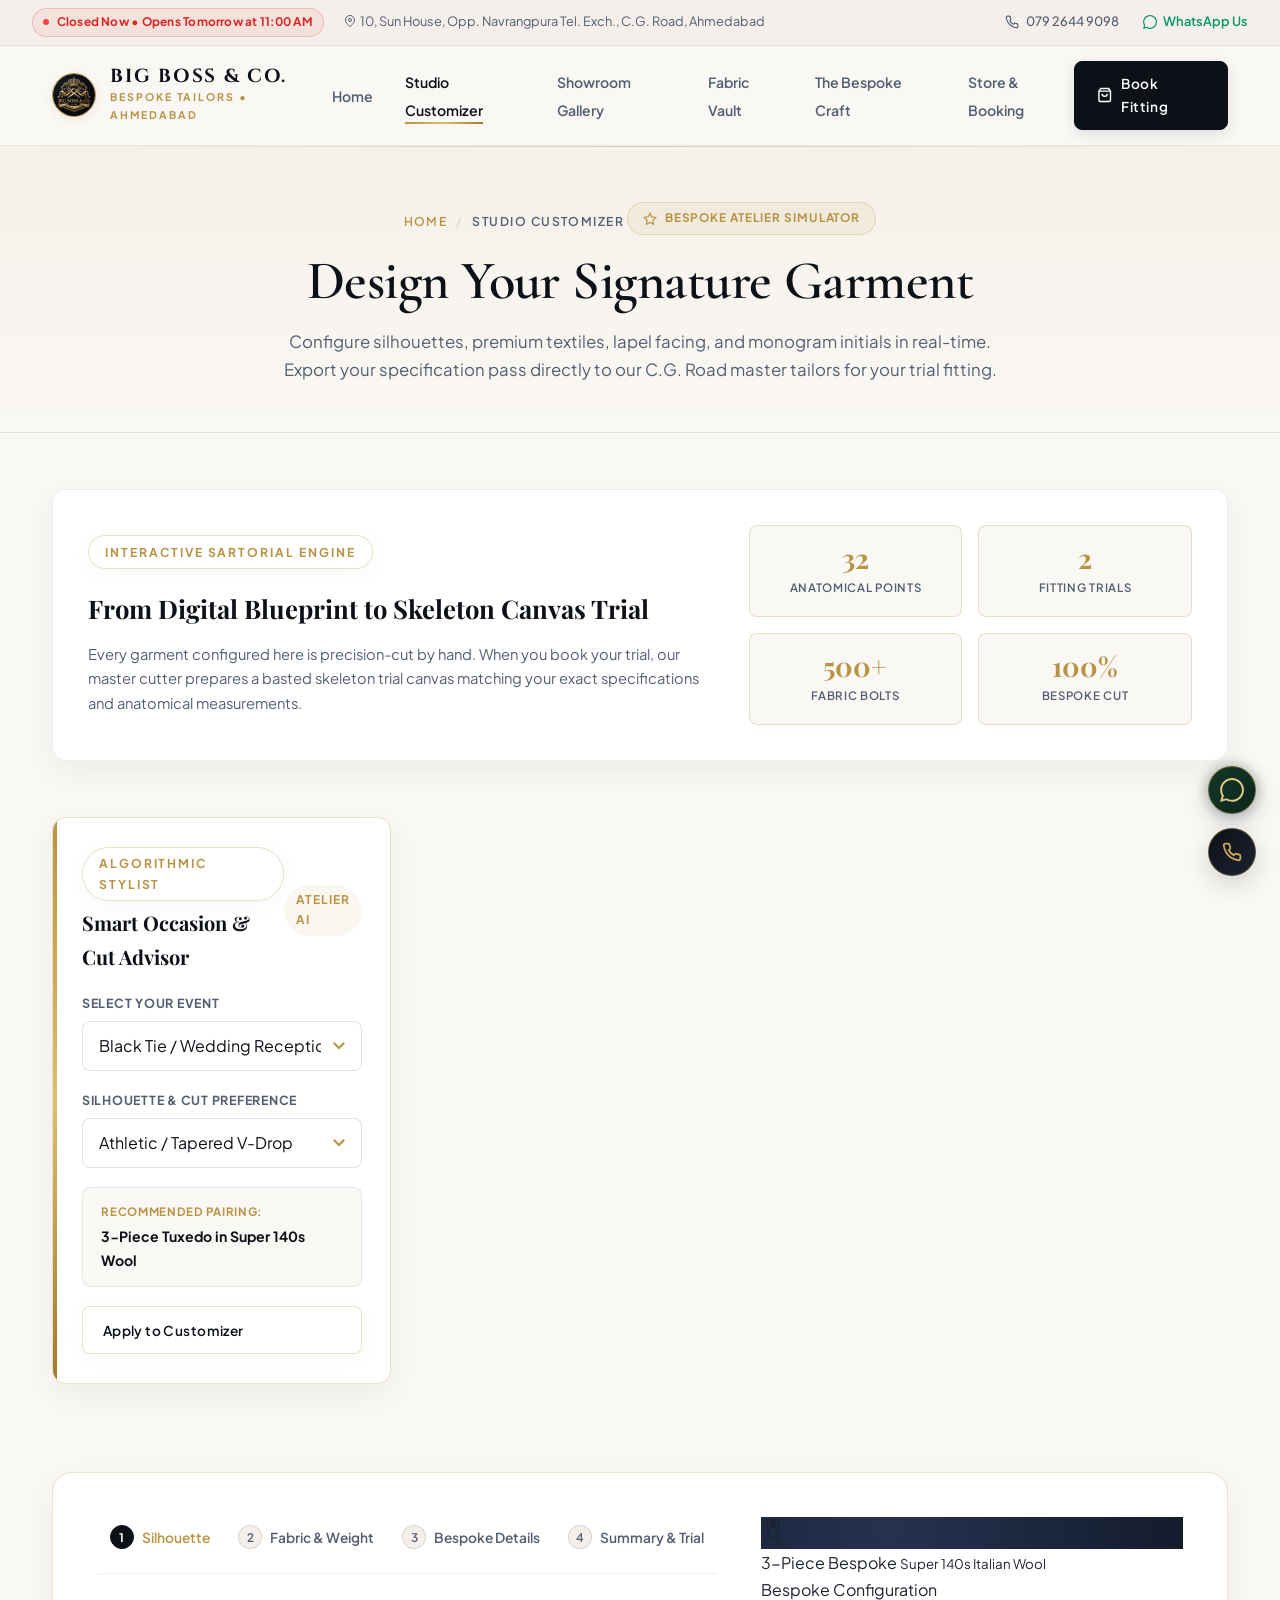
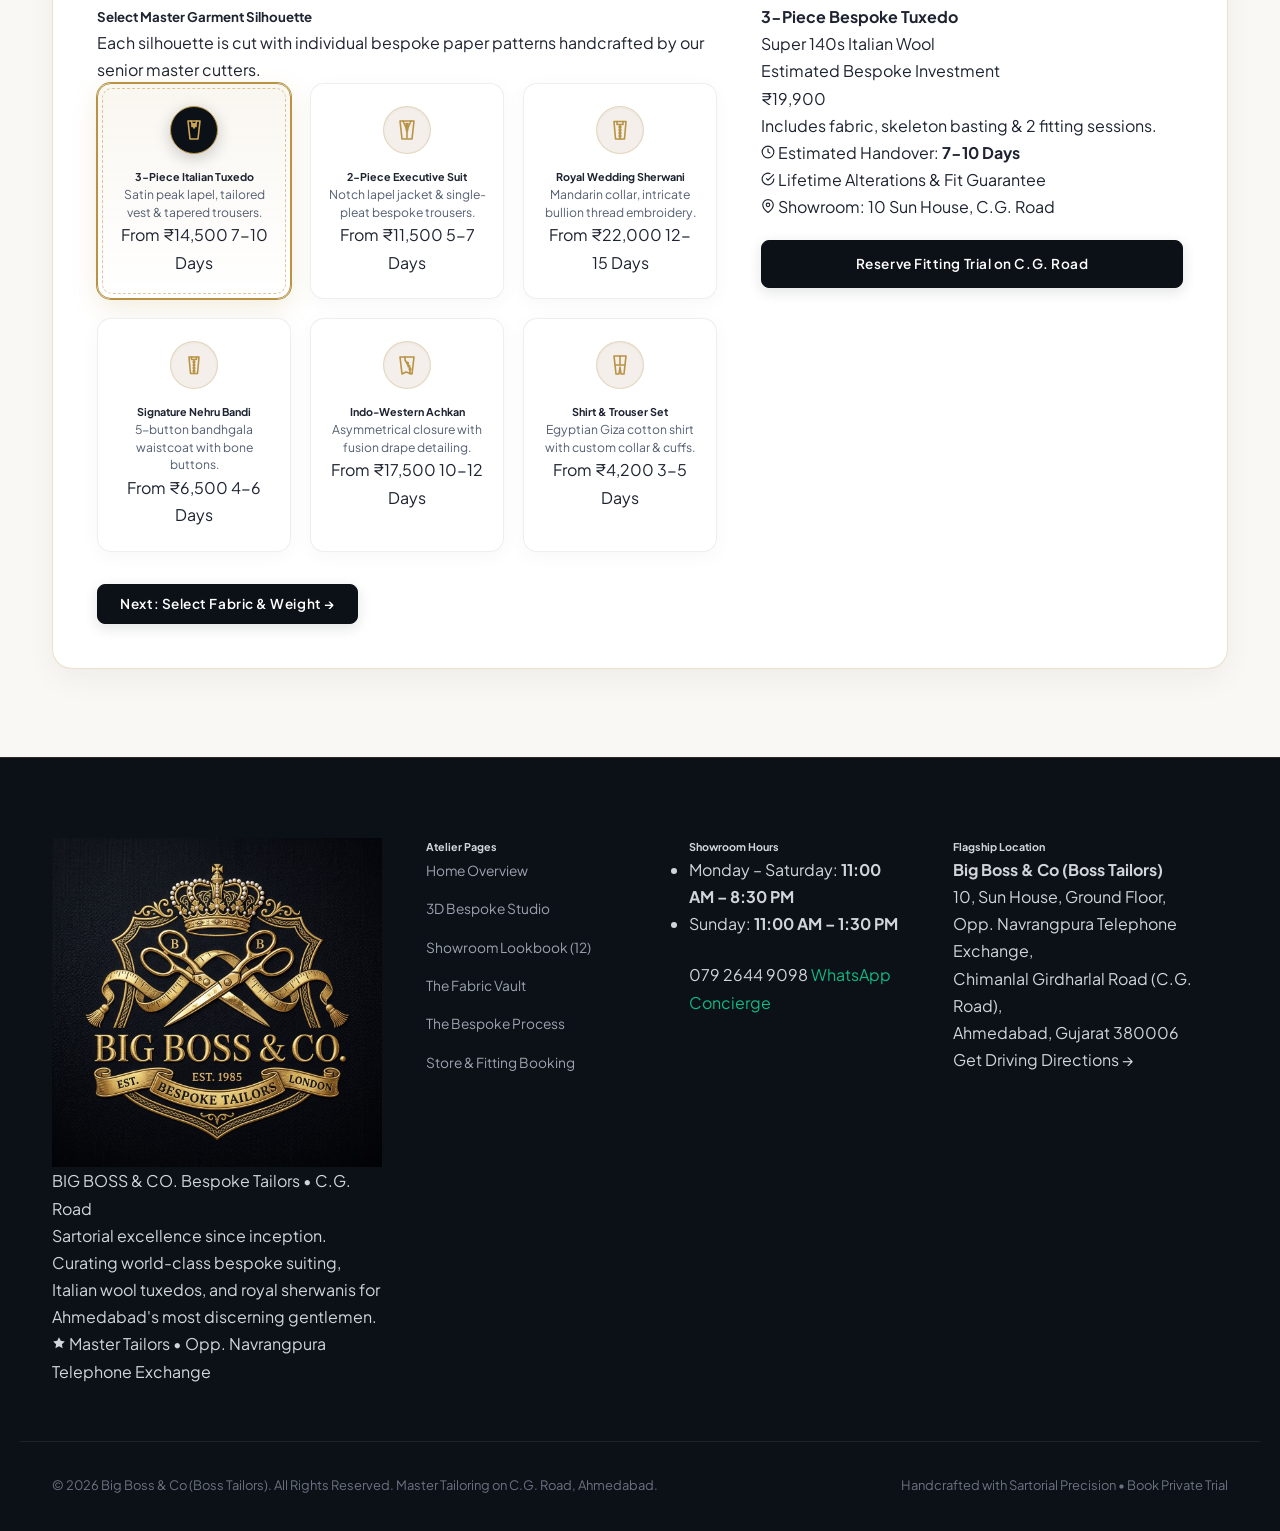
<file: customizer.html>
<!DOCTYPE html>
<html lang="en">
<head>
  <meta charset="UTF-8">
  <meta name="viewport" content="width=device-width, initial-scale=1.0, viewport-fit=cover, maximum-scale=5.0">
  <meta name="theme-color" content="#FAF8F5">
  <meta name="apple-mobile-web-app-capable" content="yes">
  <meta name="apple-mobile-web-app-status-bar-style" content="default">
  <meta name="apple-mobile-web-app-title" content="Big Boss & Co">
  <meta name="format-detection" content="telephone=yes">
  <meta name="color-scheme" content="light">
  <title>3D Bespoke Studio & Customizer | Big Boss & Co Ahmedabad</title>
  <meta name="description" content="Design and customize your bespoke suit, tuxedo, royal sherwani, or designer bandi online with Big Boss & Co, C.G. Road, Ahmedabad. Select silhouettes, fabrics, lapels, and monograms.">
  <link rel="stylesheet" href="styles.css">
  <link rel="icon" type="image/jpeg" href="assets/images/brand-logo.jpg">
  <link rel="apple-touch-icon" href="assets/images/brand-logo.jpg">
  <link rel="canonical" href="customizer.html">

  <!-- Open Graph / WhatsApp Social Previews -->
  <meta property="og:type" content="website">
  <meta property="og:site_name" content="Big Boss & Co">
  <meta property="og:title" content="3D Bespoke Studio & Customizer | Big Boss & Co Ahmedabad">
  <meta property="og:description" content="Interactive 3D bespoke tailoring customizer. Select bespoke silhouettes, Super 120s–180s wools, peak lapels, and custom monogramming with real-time price roll.">
  <meta property="og:image" content="assets/images/editorial-tuxedo.jpg">
  <meta property="og:url" content="customizer.html">

  <!-- Twitter Card -->
  <meta name="twitter:card" content="summary_large_image">
  <meta name="twitter:title" content="3D Bespoke Studio & Customizer | Big Boss & Co">
  <meta name="twitter:description" content="Customize your hand-tailored tuxedo, executive suit, or royal wedding sherwani with live pricing and fit advisor.">
  <meta name="twitter:image" content="assets/images/editorial-tuxedo.jpg">

  <!-- BreadcrumbList Structured Data -->
  <script type="application/ld+json">
  {
    "@context": "https://schema.org",
    "@type": "BreadcrumbList",
    "itemListElement": [
      {
        "@type": "ListItem",
        "position": 1,
        "name": "Home",
        "item": "index.html"
      },
      {
        "@type": "ListItem",
        "position": 2,
        "name": "3D Bespoke Studio Customizer",
        "item": "customizer.html"
      }
    ]
  }
  </script>
</head>
<body>

  <!-- Accessible Skip Link -->
  <a href="#customizer" class="skip-to-content">Skip to Bespoke Studio</a>

  <!-- Measuring Tape Scroll Progress Indicator -->
  <div class="scroll-progress-tape" id="scrollProgressTape"></div>
  
  <!-- Top Announcement Bar -->
  <div class="top-announcement-bar">
    <div class="announcement-content">
      <div class="announcement-left">
        <div id="liveStoreStatusPill" class="live-status-pill">
          <span class="pulse-dot"></span>
          <span id="liveStatusText">Showroom Open • 11:00 AM – 8:30 PM</span>
        </div>
        <span class="announcement-address">
          <svg width="12" height="12" viewBox="0 0 24 24" fill="none" stroke="currentColor" stroke-width="2" style="display:inline-block; vertical-align:-1px; margin-right:4px;"><path d="M21 10c0 7-9 13-9 13s-9-6-9-13a9 9 0 0 1 18 0z"></path><circle cx="12" cy="10" r="3"></circle></svg>10, Sun House, Opp. Navrangpura Tel. Exch., C.G. Road, Ahmedabad
        </span>
      </div>
      <div class="announcement-right">
        <a href="tel:+917926449098" class="top-contact-link">
          <svg width="14" height="14" viewBox="0 0 24 24" fill="none" stroke="currentColor" stroke-width="2"><path d="M22 16.92v3a2 2 0 0 1-2.18 2 19.79 19.79 0 0 1-8.63-3.07 19.5 19.5 0 0 1-6-6 19.79 19.79 0 0 1-3.07-8.67A2 2 0 0 1 4.11 2h3a2 2 0 0 1 2 1.72 12.84 12.84 0 0 0 .7 2.81 2 2 0 0 1-.45 2.11L8.09 9.91a16 16 0 0 0 6 6l1.27-1.27a2 2 0 0 1 2.11-.45 12.84 12.84 0 0 0 2.81.7A2 2 0 0 1 22 16.92z"></path></svg>
          079 2644 9098
        </a>
        <a href="https://wa.me/917926449098?text=Hello%20Big%20Boss%20%26%20Co,%20I%20am%20customizing%20a%20suit%20and%20would%20like%20guidance." target="_blank" rel="noopener" class="top-contact-link" style="color:#059669; font-weight:600;">
          <svg width="14" height="14" viewBox="0 0 24 24" fill="currentColor"><path d="M.057 24l1.687-6.163c-1.041-1.804-1.588-3.849-1.587-5.946.003-6.556 5.338-11.891 11.893-11.891 3.181.001 6.167 1.24 8.413 3.488 2.245 2.248 3.481 5.236 3.48 8.414-.003 6.557-5.338 11.892-11.893 11.892-1.99-.001-3.951-.5-5.688-1.448l-6.305 1.654zm6.597-3.807c1.676.995 3.276 1.591 5.392 1.592 5.448 0 9.886-4.434 9.889-9.885.002-5.462-4.415-9.89-9.881-9.892-5.452 0-9.887 4.434-9.889 9.884-.001 2.225.651 3.891 1.746 5.634l-.999 3.648 3.742-.981z"/></svg>
          WhatsApp Us
        </a>
      </div>
    </div>
  </div>

  <!-- Header / Navigation -->
  <header class="site-header" id="siteHeader">
    <div class="navbar">
      <a href="index.html" class="brand-identity" aria-label="Big Boss & Co Home">
        <img src="assets/images/brand-logo.jpg" alt="Big Boss & Co Crest" class="brand-logo-img">
        <div class="brand-text-block">
          <span class="brand-name">BIG BOSS & CO.</span>
          <span class="brand-subtitle">Bespoke Tailors • Ahmedabad</span>
        </div>
      </a>

      <nav aria-label="Main Navigation">
        <ul class="nav-links-desktop" id="navMenu">
          <li><a href="index.html" class="nav-item-link">Home</a></li>
          <li><a href="customizer.html" class="nav-item-link active">Studio Customizer</a></li>
          <li><a href="gallery.html" class="nav-item-link">Showroom Gallery</a></li>
          <li><a href="fabrics.html" class="nav-item-link">Fabric Vault</a></li>
          <li><a href="craft.html" class="nav-item-link">The Bespoke Craft</a></li>
          <li><a href="booking.html" class="nav-item-link">Store & Booking</a></li>
        </ul>
      </nav>

      <div class="nav-actions">
        <a href="booking.html" class="btn-luxury-primary">
          <svg width="16" height="16" viewBox="0 0 24 24" fill="none" stroke="currentColor" stroke-width="2.2"><path d="M6 2L3 6v14a2 2 0 0 0 2 2h14a2 2 0 0 0 2-2V6l-3-4z"></path><line x1="3" y1="6" x2="21" y2="6"></line><path d="M16 10a4 4 0 0 1-8 0"></path></svg>
          Book Fitting
        </a>
        <button class="mobile-menu-toggle" id="mobileMenuToggle" aria-label="Toggle navigation menu">
          <svg width="24" height="24" viewBox="0 0 24 24" fill="none" stroke="currentColor" stroke-width="2"><line x1="3" y1="12" x2="21" y2="12"></line><line x1="3" y1="6" x2="21" y2="6"></line><line x1="3" y1="18" x2="21" y2="18"></line></svg>
        </button>
      </div>
    </div>
  </header>

  <main>
    <!-- Subpage Hero Header -->
    <section class="subpage-hero">
      <div class="container">
        <div class="breadcrumb-trail">
          <a href="index.html">Home</a>
          <span class="breadcrumb-separator">/</span>
          <span>Studio Customizer</span>
        </div>
        <div class="subpage-badge">
          <svg width="14" height="14" viewBox="0 0 24 24" fill="none" stroke="currentColor" stroke-width="2"><polygon points="12 2 15.09 8.26 22 9.27 17 14.14 18.18 21.02 12 17.77 5.82 21.02 7 14.14 2 9.27 8.91 8.26 12 2"></polygon></svg>
          Bespoke Atelier Simulator
        </div>
        <h1 class="subpage-headline">Design Your Signature Garment</h1>
        <p class="subpage-subdeck">Configure silhouettes, premium textiles, lapel facing, and monogram initials in real-time. Export your specification pass directly to our C.G. Road master tailors for your trial fitting.</p>
      </div>
    </section>

    <!-- Studio Main Content -->
    <div class="subpage-main-wrap">
      <div class="container">
        
        <!-- Feature Overview Banner -->
        <div class="page-intro-banner">
          <div>
            <span class="section-tag">Interactive Sartorial Engine</span>
            <h3 style="font-family:var(--font-serif); font-size:1.6rem; color:var(--text-pure); margin-bottom:0.75rem;">From Digital Blueprint to Skeleton Canvas Trial</h3>
            <p style="color:var(--text-muted); font-size:0.92rem; line-height:1.65;">Every garment configured here is precision-cut by hand. When you book your trial, our master cutter prepares a basted skeleton trial canvas matching your exact specifications and anatomical measurements.</p>
          </div>
          <div class="banner-metric-cards">
            <div class="banner-metric-card">
              <div class="banner-metric-val">32</div>
              <div class="banner-metric-lbl">Anatomical Points</div>
            </div>
            <div class="banner-metric-card">
              <div class="banner-metric-val">2</div>
              <div class="banner-metric-lbl">Fitting Trials</div>
            </div>
            <div class="banner-metric-card">
              <div class="banner-metric-val">500+</div>
              <div class="banner-metric-lbl">Fabric Bolts</div>
            </div>
            <div class="banner-metric-card">
              <div class="banner-metric-val">100%</div>
              <div class="banner-metric-lbl">Bespoke Cut</div>
            </div>
          </div>
        </div>

        <!-- SMART FIT ADVISOR -->
        <div class="advisor-row" style="margin-bottom:3rem;">
          <div class="advisor-widget-card" style="background:#FFFFFF; border:1px solid var(--gold-border); border-radius:var(--radius-md); padding:1.8rem; box-shadow:var(--shadow-card);">
            <div class="advisor-header" style="display:flex; justify-content:space-between; align-items:center; margin-bottom:1.2rem;">
              <div class="advisor-title-wrap">
                <span class="section-tag" style="margin-bottom:0.3rem;">Algorithmic Stylist</span>
                <h4 style="font-family:var(--font-serif); font-size:1.25rem; color:var(--text-pure);">Smart Occasion & Cut Advisor</h4>
              </div>
              <span style="font-size:0.75rem; color:var(--gold-primary); font-weight:700; text-transform:uppercase; letter-spacing:0.08em; background:var(--gold-subtle); padding:0.3rem 0.75rem; border-radius:var(--radius-full);">Atelier AI</span>
            </div>
            <div class="advisor-controls" style="display:grid; grid-template-columns:repeat(auto-fit, minmax(200px, 1fr)); gap:1.2rem; align-items:flex-end;">
              <div class="advisor-field">
                <label for="advisorOccasion" style="display:block; font-size:0.78rem; font-weight:700; text-transform:uppercase; letter-spacing:0.06em; color:var(--text-muted); margin-bottom:0.4rem;">Select Your Event</label>
                <select id="advisorOccasion" class="form-select" style="min-height:48px; font-size:1rem;">
                  <option value="reception" selected>Black Tie / Wedding Reception</option>
                  <option value="wedding">Traditional Royal Indian Wedding</option>
                  <option value="business">Corporate Boardroom / Executive</option>
                  <option value="festive">Sangeet / Festive Celebration</option>
                </select>
              </div>
              <div class="advisor-field">
                <label for="advisorBuild" style="display:block; font-size:0.78rem; font-weight:700; text-transform:uppercase; letter-spacing:0.06em; color:var(--text-muted); margin-bottom:0.4rem;">Silhouette & Cut Preference</label>
                <select id="advisorBuild" class="form-select" style="min-height:48px; font-size:1rem;">
                  <option value="athletic">Athletic / Tapered V-Drop</option>
                  <option value="classic">Classic Imperial Relaxed Fit</option>
                  <option value="slim">European Modern Slim Cut</option>
                </select>
              </div>
              <div class="advisor-result" style="background:var(--bg-primary); padding:0.85rem 1.15rem; border-radius:var(--radius-sm); border:1px solid var(--border-hairline);">
                <span style="display:block; font-size:0.72rem; text-transform:uppercase; letter-spacing:0.06em; color:var(--gold-primary); font-weight:700;">Recommended Pairing:</span>
                <span id="advisorRecText" style="font-size:0.88rem; font-weight:700; color:var(--text-pure); display:block; margin-top:0.2rem;">3-Piece Tuxedo in Super 140s Wool</span>
              </div>
              <button id="applyAdvisorRecBtn" class="btn-luxury-outline" style="min-height:48px; padding:0.75rem 1.25rem;">
                Apply to Customizer
              </button>
            </div>
          </div>
        </div>

        <!-- INTERACTIVE BESPOKE CUSTOMIZER BOX -->
        <div class="customizer-box" id="customizer">
          <div class="customizer-grid">

            <!-- LEFT: CONFIGURATION CONTROLS -->
            <div class="config-controls-col">
              
              <!-- Steps Tab Navigation -->
              <div class="config-steps-nav" role="tablist">
                <button class="step-tab-btn active" data-step="1" role="tab" aria-selected="true">
                  <span class="step-num">1</span>
                  <span>Silhouette</span>
                </button>
                <button class="step-tab-btn" data-step="2" role="tab" aria-selected="false">
                  <span class="step-num">2</span>
                  <span>Fabric & Weight</span>
                </button>
                <button class="step-tab-btn" data-step="3" role="tab" aria-selected="false">
                  <span class="step-num">3</span>
                  <span>Bespoke Details</span>
                </button>
                <button class="step-tab-btn" data-step="4" role="tab" aria-selected="false">
                  <span class="step-num">4</span>
                  <span>Summary & Trial</span>
                </button>
              </div>

              <!-- STEP 1: SILHOUETTES -->
              <div class="config-step-panel active" data-panel="1">
                <div class="step-header-text">
                  <h5>Select Master Garment Silhouette</h5>
                  <p>Each silhouette is cut with individual bespoke paper patterns handcrafted by our senior master cutters.</p>
                </div>
                <div class="silhouette-options-grid">
                  <div class="silhouette-card selected" data-id="tuxedo" data-name="3-Piece Bespoke Tuxedo" data-base="14500" data-time="7-10 Days">
                    <div class="silhouette-icon-badge">
                      <svg width="24" height="24" viewBox="0 0 24 24" fill="none" stroke="currentColor" stroke-width="1.6" stroke-linecap="round" stroke-linejoin="round"><path d="M6 3h12l-2 18H8L6 3z"></path><path d="M9 3l3 7 3-7"></path><polygon points="10 5.5 12 7 10 8.5 10 5.5" fill="currentColor"></polygon><polygon points="14 5.5 12 7 14 8.5 14 5.5" fill="currentColor"></polygon><circle cx="12" cy="7" r="1.1" fill="currentColor"></circle></svg>
                    </div>
                    <h6>3-Piece Italian Tuxedo</h6>
                    <p>Satin peak lapel, tailored vest & tapered trousers.</p>
                    <div class="card-meta-row">
                      <span class="meta-tag">From ₹14,500</span>
                      <span class="meta-time">7-10 Days</span>
                    </div>
                  </div>

                  <div class="silhouette-card" data-id="business-suit" data-name="2-Piece Executive Suit" data-base="11500" data-time="5-7 Days">
                    <div class="silhouette-icon-badge">
                      <svg width="24" height="24" viewBox="0 0 24 24" fill="none" stroke="currentColor" stroke-width="1.6" stroke-linecap="round" stroke-linejoin="round"><path d="M5 3h14l-2 18H7L5 3z"></path><path d="M8 3l4 9 4-9"></path><polygon points="11 5.5 13 5.5 12.5 13 11.5 13" fill="currentColor"></polygon><line x1="12" y1="13" x2="12" y2="20"></line></svg>
                    </div>
                    <h6>2-Piece Executive Suit</h6>
                    <p>Notch lapel jacket & single-pleat bespoke trousers.</p>
                    <div class="card-meta-row">
                      <span class="meta-tag">From ₹11,500</span>
                      <span class="meta-time">5-7 Days</span>
                    </div>
                  </div>

                  <div class="silhouette-card" data-id="sherwani" data-name="Royal Wedding Sherwani" data-base="22000" data-time="12-15 Days">
                    <div class="silhouette-icon-badge">
                      <svg width="24" height="24" viewBox="0 0 24 24" fill="none" stroke="currentColor" stroke-width="1.6" stroke-linecap="round" stroke-linejoin="round"><path d="M6 3.5h12l-1.5 17.5h-9L6 3.5z"></path><path d="M9 3.5v3h6v-3"></path><line x1="12" y1="6.5" x2="12" y2="21"></line><circle cx="12" cy="9" r="0.9" fill="currentColor"></circle><circle cx="12" cy="12" r="0.9" fill="currentColor"></circle><circle cx="12" cy="15" r="0.9" fill="currentColor"></circle><circle cx="12" cy="18" r="0.9" fill="currentColor"></circle></svg>
                    </div>
                    <h6>Royal Wedding Sherwani</h6>
                    <p>Mandarin collar, intricate bullion thread embroidery.</p>
                    <div class="card-meta-row">
                      <span class="meta-tag">From ₹22,000</span>
                      <span class="meta-time">12-15 Days</span>
                    </div>
                  </div>

                  <div class="silhouette-card" data-id="nehru-jacket" data-name="Handcrafted Nehru Bandi" data-base="6500" data-time="4-6 Days">
                    <div class="silhouette-icon-badge">
                      <svg width="24" height="24" viewBox="0 0 24 24" fill="none" stroke="currentColor" stroke-width="1.6" stroke-linecap="round" stroke-linejoin="round"><path d="M7 4h10l-1.5 16.5h-7L7 4z"></path><path d="M9.5 4v2.5h5V4"></path><line x1="12" y1="6.5" x2="12" y2="20.5"></line><circle cx="12" cy="9" r="0.8" fill="currentColor"></circle><circle cx="12" cy="12" r="0.8" fill="currentColor"></circle><circle cx="12" cy="15" r="0.8" fill="currentColor"></circle><circle cx="12" cy="18" r="0.8" fill="currentColor"></circle></svg>
                    </div>
                    <h6>Signature Nehru Bandi</h6>
                    <p>5-button bandhgala waistcoat with bone buttons.</p>
                    <div class="card-meta-row">
                      <span class="meta-tag">From ₹6,500</span>
                      <span class="meta-time">4-6 Days</span>
                    </div>
                  </div>

                  <div class="silhouette-card" data-id="indo-western" data-name="Indo-Western Royal Ensemble" data-base="17500" data-time="10-12 Days">
                    <div class="silhouette-icon-badge">
                      <svg width="24" height="24" viewBox="0 0 24 24" fill="none" stroke="currentColor" stroke-width="1.6" stroke-linecap="round" stroke-linejoin="round"><path d="M5 4h14l-2 17-6-2-4 2L5 4z"></path><path d="M10 4v3l5 8v6"></path><circle cx="12.5" cy="10" r="0.8" fill="currentColor"></circle><circle cx="13.8" cy="13" r="0.8" fill="currentColor"></circle><circle cx="15" cy="16" r="0.8" fill="currentColor"></circle></svg>
                    </div>
                    <h6>Indo-Western Achkan</h6>
                    <p>Asymmetrical closure with fusion drape detailing.</p>
                    <div class="card-meta-row">
                      <span class="meta-tag">From ₹17,500</span>
                      <span class="meta-time">10-12 Days</span>
                    </div>
                  </div>

                  <div class="silhouette-card" data-id="shirt-trouser" data-name="Bespoke Shirt & Trousers" data-base="4200" data-time="3-5 Days">
                    <div class="silhouette-icon-badge">
                      <svg width="24" height="24" viewBox="0 0 24 24" fill="none" stroke="currentColor" stroke-width="1.6" stroke-linecap="round" stroke-linejoin="round"><path d="M6 3h12l-1 9H7L6 3z"></path><path d="M7 12l1 9h3l1-7 1 7h3l1-9"></path><line x1="12" y1="3" x2="12" y2="12"></line></svg>
                    </div>
                    <h6>Shirt & Trouser Set</h6>
                    <p>Egyptian Giza cotton shirt with custom collar & cuffs.</p>
                    <div class="card-meta-row">
                      <span class="meta-tag">From ₹4,200</span>
                      <span class="meta-time">3-5 Days</span>
                    </div>
                  </div>
                </div>

                <div class="step-nav-footer">
                  <span></span>
                  <button class="btn-luxury-primary next-step-btn" data-target="2">
                    Next: Select Fabric & Weight →
                  </button>
                </div>
              </div>

              <!-- STEP 2: FABRICS -->
              <div class="config-step-panel" data-panel="2">
                <div class="step-header-text">
                  <h5>Select Textile from Our Fabric Vault</h5>
                  <p>Choose from over 500+ premium bolts stocked directly at our C.G. Road boutique.</p>
                </div>
                <div class="fabric-swatches-grid">
                  <div class="fabric-card selected" data-id="italian-wool" data-name="Super 140s Italian Wool" data-mod="4000">
                    <div class="swatch-color-sample" style="background: radial-gradient(circle at 30% 30%, #253350 0%, #141c2c 100%);"></div>
                    <h6>Super 140s Italian Wool</h6>
                    <p>Midnight Navy • 260 GSM All-Season</p>
                    <span class="swatch-price-badge">+₹4,000</span>
                  </div>

                  <div class="fabric-card" data-id="banarasi-silk" data-name="Banarasi Pure Raw Silk" data-mod="6500">
                    <div class="swatch-color-sample" style="background: radial-gradient(circle at 30% 30%, #831843 0%, #4a044e 100%);"></div>
                    <h6>Banarasi Pure Raw Silk</h6>
                    <p>Royal Wine • Handloom Zari Weave</p>
                    <span class="swatch-price-badge">+₹6,500</span>
                  </div>

                  <div class="fabric-card" data-id="royal-velvet" data-name="Midnight Royal Velvet" data-mod="5000">
                    <div class="swatch-color-sample" style="background: radial-gradient(circle at 30% 30%, #3b0764 0%, #1e1b4b 100%);"></div>
                    <h6>Midnight Royal Velvet</h6>
                    <p>Imperial Plum • Deep Lustre Pile</p>
                    <span class="swatch-price-badge">+₹5,000</span>
                  </div>

                  <div class="fabric-card" data-id="irish-linen" data-name="Irish Pure Linen" data-mod="3200">
                    <div class="swatch-color-sample" style="background: radial-gradient(circle at 30% 30%, #d6c7a1 0%, #9e916e 100%);"></div>
                    <h6>Irish Pure Linen</h6>
                    <p>Champagne Sand • Breathable Summer</p>
                    <span class="swatch-price-badge">+₹3,200</span>
                  </div>

                  <div class="fabric-card" data-id="giza-cotton" data-name="Egyptian Giza Cotton" data-mod="2500">
                    <div class="swatch-color-sample" style="background: radial-gradient(circle at 30% 30%, #f1f5f9 0%, #94a3b8 100%);"></div>
                    <h6>Egyptian Giza Cotton</h6>
                    <p>Pristine White • 120s 2-Ply Weave</p>
                    <span class="swatch-price-badge">+₹2,500</span>
                  </div>

                  <div class="fabric-card" data-id="raymond-suiting" data-name="Raymond Fine Suiting Wool" data-mod="2800">
                    <div class="swatch-color-sample" style="background: radial-gradient(circle at 30% 30%, #4b5563 0%, #1f2937 100%);"></div>
                    <h6>Raymond Premium Blend</h6>
                    <p>Charcoal Melange • Durable Suiting</p>
                    <span class="swatch-price-badge">+₹2,800</span>
                  </div>
                </div>

                <div class="step-nav-footer">
                  <button class="btn-luxury-outline prev-step-btn" data-target="1">
                    ← Back: Silhouettes
                  </button>
                  <button class="btn-luxury-primary next-step-btn" data-target="3">
                    Next: Bespoke Details →
                  </button>
                </div>
              </div>

              <!-- STEP 3: DETAILS & MONOGRAM -->
              <div class="config-step-panel" data-panel="3">
                <div class="step-header-text">
                  <h5>Tailoring Details & Sartorial Accents</h5>
                  <p>Fine-tune lapel facings, button finishes, and personalized initials embroidery.</p>
                </div>

                <div class="options-group">
                  <h6>Lapel & Collar Construction</h6>
                  <div class="options-two-col">
                    <div class="option-chip selected" data-type="lapel" data-name="Peak Lapel (Silk Satin Facing)" data-mod="800">
                      <span class="label">Satin Peak Lapel</span>
                      <span class="price">+₹800</span>
                    </div>
                    <div class="option-chip" data-type="lapel" data-name="Classic Notch Lapel (Hand Pick-Stitched)" data-mod="500">
                      <span class="label">Hand Pick-Stitched Notch</span>
                      <span class="price">+₹500</span>
                    </div>
                    <div class="option-chip" data-type="lapel" data-name="Shawl Collar (Tuxedo Velvet)" data-mod="1000">
                      <span class="label">Shawl Collar Facing</span>
                      <span class="price">+₹1,000</span>
                    </div>
                    <div class="option-chip" data-type="lapel" data-name="Mandarin Bandhgala Stand Collar" data-mod="600">
                      <span class="label">Mandarin Bandhgala</span>
                      <span class="price">+₹600</span>
                    </div>
                  </div>
                </div>

                <div class="options-group">
                  <h6>Sartorial Accents & Finishing</h6>
                  <div class="options-two-col">
                    <div class="option-chip selected" data-type="accent" data-name="Custom Golden Monogram" data-mod="600">
                      <span class="label">Inner Golden Monogram</span>
                      <span class="price">+₹600</span>
                    </div>
                    <div class="option-chip" data-type="accent" data-name="Genuine Bull Horn Buttons" data-mod="900">
                      <span class="label">Hand-Polished Horn Buttons</span>
                      <span class="price">+₹900</span>
                    </div>
                    <div class="option-chip" data-type="accent" data-name="Contrast Silk Interior Lining" data-mod="1200">
                      <span class="label">Burgundy Paisley Silk Lining</span>
                      <span class="price">+₹1,200</span>
                    </div>
                    <div class="option-chip" data-type="accent" data-name="Working Surgeon Cuffs (4-Button)" data-mod="800">
                      <span class="label">Working Surgeon Cuffs</span>
                      <span class="price">+₹800</span>
                    </div>
                  </div>
                </div>

                <div class="monogram-input-wrap" style="margin-top:1.5rem; background:var(--bg-primary); padding:1.25rem; border-radius:var(--radius-sm); border:1px solid var(--border-hairline);">
                  <label for="monogramText" style="display:block; font-size:0.8rem; font-weight:700; text-transform:uppercase; letter-spacing:0.06em; color:var(--text-muted); margin-bottom:0.4rem;">Personalized Monogram Initials (Optional)</label>
                  <input type="text" id="monogramText" class="form-input" placeholder="e.g. R.S. or B.B.C" maxlength="6" style="max-width:240px; text-transform:uppercase; font-family:var(--font-serif); font-size:1.1rem; letter-spacing:0.15em;">
                  <span style="font-size:0.75rem; color:var(--text-dim); display:block; margin-top:0.4rem;">Hand-embroidered with pure golden silk thread on the inner breast pocket.</span>
                </div>

                <div class="step-nav-footer">
                  <button class="btn-luxury-outline prev-step-btn" data-target="2">
                    ← Back: Fabric
                  </button>
                  <button class="btn-luxury-primary next-step-btn" data-target="4">
                    Next: Review & Generate Pass →
                  </button>
                </div>
              </div>

              <!-- STEP 4: SUMMARY & BOOKING SPEC -->
              <div class="config-step-panel" data-panel="4">
                <div class="step-header-text">
                  <h5>Bespoke Blueprint Summary</h5>
                  <p>Your custom garment specification is ready. Book your fitting trial to have our master tailors prepare your skeleton canvas.</p>
                </div>

                <div class="summary-specs-list" style="background:#FFFFFF; border:1px solid var(--gold-border); border-radius:var(--radius-md); padding:1.5rem; margin-bottom:2rem; box-shadow:var(--shadow-card);">
                  <div class="spec-row" style="display:flex; justify-content:space-between; padding:0.75rem 0; border-bottom:1px solid var(--border-hairline);">
                    <span style="font-size:0.88rem; color:var(--text-muted);">Selected Silhouette:</span>
                    <strong id="specSilhouetteVal" style="color:var(--text-pure);">3-Piece Bespoke Tuxedo</strong>
                  </div>
                  <div class="spec-row" style="display:flex; justify-content:space-between; padding:0.75rem 0; border-bottom:1px solid var(--border-hairline);">
                    <span style="font-size:0.88rem; color:var(--text-muted);">Textile Grade:</span>
                    <strong id="specFabricVal" style="color:var(--text-pure);">Super 140s Italian Wool</strong>
                  </div>
                  <div class="spec-row" style="display:flex; justify-content:space-between; padding:0.75rem 0; border-bottom:1px solid var(--border-hairline);">
                    <span style="font-size:0.88rem; color:var(--text-muted);">Lapel Styling:</span>
                    <strong id="specLapelVal" style="color:var(--text-pure);">Peak Lapel (Silk Satin Facing)</strong>
                  </div>
                  <div class="spec-row" style="display:flex; justify-content:space-between; padding:0.75rem 0; border-bottom:1px solid var(--border-hairline);">
                    <span style="font-size:0.88rem; color:var(--text-muted);">Accent Finishes:</span>
                    <strong id="specAccentVal" style="color:var(--text-pure);">Custom Golden Monogram</strong>
                  </div>
                  <div class="spec-row" style="display:flex; justify-content:space-between; padding:0.75rem 0; border-bottom:1px solid var(--border-hairline);">
                    <span style="font-size:0.88rem; color:var(--text-muted);">Crafting Location:</span>
                    <strong style="color:var(--gold-primary);">In-House Workshop, C.G. Road</strong>
                  </div>
                  <div class="spec-row" style="display:flex; justify-content:space-between; padding:0.75rem 0;">
                    <span style="font-size:0.88rem; color:var(--text-muted);">Included Fitting Trials:</span>
                    <strong style="color:var(--text-pure);">2 Iterations (Basting & Final)</strong>
                  </div>
                </div>

                <div class="step-nav-footer">
                  <button class="btn-luxury-outline prev-step-btn" data-target="3">
                    ← Back: Details
                  </button>
                  <button class="btn-luxury-primary" id="confirmCustomizerBtn" style="padding:0.9rem 2rem; font-size:0.95rem;">
                    <svg width="18" height="18" viewBox="0 0 24 24" fill="none" stroke="currentColor" stroke-width="2"><path d="M14 2H6a2 2 0 0 0-2 2v16a2 2 0 0 0 2 2h12a2 2 0 0 0 2-2V8z"></path><polyline points="14 2 14 8 20 8"></polyline><line x1="16" y1="13" x2="8" y2="13"></line><line x1="16" y1="17" x2="8" y2="17"></line><polyline points="10 9 9 9 8 9"></polyline></svg>
                    Book Fitting with this Spec
                  </button>
                </div>
              </div>

            </div>

            <!-- RIGHT: LIVE INTERACTIVE PREVIEW & PRICE CARD -->
            <div class="config-preview-col">
              <div class="customizer-summary-card">
                
                <!-- 3D Swatch Swirl Visualizer -->
                <div class="visualizer-mockup-frame">
                  <div class="visualizer-canvas" id="visualizerCanvas" style="background: radial-gradient(circle at 30% 30%, #253350 0%, #141c2c 100%);">
                    <div class="basting-stitch-line"></div>
                    <div class="canvas-garment-silhouette" id="visualizerBadge">
                      <svg width="60" height="60" viewBox="0 0 24 24" fill="none" stroke="#FFFFFF" stroke-width="1.2"><path d="M6 3h12l-2 18H8L6 3z"></path><path d="M9 3l3 7 3-7"></path></svg>
                    </div>
                    <div class="visualizer-monogram-badge" id="visualizerMonogramBadge" style="display:none;"></div>
                  </div>
                  <div class="visualizer-tag">
                    <span id="visualizerTagTitle">3-Piece Italian Tuxedo</span>
                    <small id="visualizerTagFabric">Super 140s Italian Wool</small>
                  </div>
                </div>

                <div class="summary-live-info">
                  <span class="preview-eyebrow">Bespoke Configuration</span>
                  <h4 id="previewSilhouetteTitle" class="preview-title">3-Piece Bespoke Tuxedo</h4>
                  <p id="previewFabricSubtitle" class="preview-fabric">Super 140s Italian Wool</p>

                  <div class="preview-price-block">
                    <div class="price-label">Estimated Bespoke Investment</div>
                    <div class="price-value" id="previewPriceVal">₹19,900</div>
                    <div class="price-subnote">Includes fabric, skeleton basting & 2 fitting sessions.</div>
                  </div>

                  <div class="preview-meta-bullets">
                    <div class="bullet-item">
                      <svg width="14" height="14" viewBox="0 0 24 24" fill="none" stroke="currentColor" stroke-width="2"><circle cx="12" cy="12" r="10"></circle><polyline points="12 6 12 12 16 14"></polyline></svg>
                      <span>Estimated Handover: <strong id="previewTimeVal">7-10 Days</strong></span>
                    </div>
                    <div class="bullet-item">
                      <svg width="14" height="14" viewBox="0 0 24 24" fill="none" stroke="currentColor" stroke-width="2"><path d="M22 11.08V12a10 10 0 1 1-5.93-9.14"></path><polyline points="22 4 12 14.01 9 11.01"></polyline></svg>
                      <span>Lifetime Alterations & Fit Guarantee</span>
                    </div>
                    <div class="bullet-item">
                      <svg width="14" height="14" viewBox="0 0 24 24" fill="none" stroke="currentColor" stroke-width="2"><path d="M21 10c0 7-9 13-9 13s-9-6-9-13a9 9 0 0 1 18 0z"></path><circle cx="12" cy="10" r="3"></circle></svg>
                      <span>Showroom: 10 Sun House, C.G. Road</span>
                    </div>
                  </div>

                  <a href="booking.html" id="bookWithSpecBtn" class="btn-luxury-primary" style="width:100%; justify-content:center; margin-top:1.2rem; min-height:48px;">
                    Reserve Fitting Trial on C.G. Road
                  </a>
                </div>

              </div>
            </div>

          </div>
        </div>

      </div>
    </div>
  </main>

  <!-- Global Footer -->
  <footer class="site-footer">
    <div class="container footer-grid">
      <div class="footer-brand-col">
        <div class="footer-brand-header">
          <img src="assets/images/brand-logo.jpg" alt="Big Boss & Co" class="footer-logo">
          <div>
            <span class="footer-brand-name">BIG BOSS & CO.</span>
            <span class="footer-brand-sub">Bespoke Tailors • C.G. Road</span>
          </div>
        </div>
        <p class="footer-bio">Sartorial excellence since inception. Curating world-class bespoke suiting, Italian wool tuxedos, and royal sherwanis for Ahmedabad's most discerning gentlemen.</p>
        <div class="footer-badge-item">
          <svg width="14" height="14" viewBox="0 0 24 24" fill="currentColor"><path d="M12 2l3.09 6.26L22 9.27l-5 4.87 1.18 6.88L12 17.77l-6.18 3.25L7 14.14 2 9.27l6.91-1.01L12 2z"/></svg>
          Master Tailors • Opp. Navrangpura Telephone Exchange
        </div>
      </div>

      <div class="footer-col">
        <h6 class="footer-col-title">Atelier Pages</h6>
        <ul class="footer-links-list">
          <li><a href="index.html">Home Overview</a></li>
          <li><a href="customizer.html">3D Bespoke Studio</a></li>
          <li><a href="gallery.html">Showroom Lookbook (12)</a></li>
          <li><a href="fabrics.html">The Fabric Vault</a></li>
          <li><a href="craft.html">The Bespoke Process</a></li>
          <li><a href="booking.html">Store & Fitting Booking</a></li>
        </ul>
      </div>

      <div class="footer-col">
        <h6 class="footer-col-title">Showroom Hours</h6>
        <ul class="footer-hours-list">
          <li><span>Monday – Saturday:</span> <strong>11:00 AM – 8:30 PM</strong></li>
          <li><span>Sunday:</span> <strong>11:00 AM – 1:30 PM</strong></li>
        </ul>
        <div class="footer-contact-block" style="margin-top:1.5rem;">
          <a href="tel:+917926449098" class="footer-contact-link">079 2644 9098</a>
          <a href="https://wa.me/917926449098" class="footer-contact-link" style="color:#10B981;">WhatsApp Concierge</a>
        </div>
      </div>

      <div class="footer-col">
        <h6 class="footer-col-title">Flagship Location</h6>
        <p class="footer-address">
          <strong>Big Boss & Co (Boss Tailors)</strong><br>
          10, Sun House, Ground Floor,<br>
          Opp. Navrangpura Telephone Exchange,<br>
          Chimanlal Girdharlal Road (C.G. Road),<br>
          Ahmedabad, Gujarat 380006
        </p>
        <a href="https://maps.google.com/?q=Big+Boss+%26+Co+10+Sun+House+C.G.+Road+Navrangpura+Ahmedabad" target="_blank" rel="noopener" class="footer-map-link">
          Get Driving Directions →
        </a>
      </div>
    </div>

    <div class="container footer-bottom-bar">
      <p>© 2026 Big Boss & Co (Boss Tailors). All Rights Reserved. Master Tailoring on C.G. Road, Ahmedabad.</p>
      <div class="footer-legal-links">
        <span>Handcrafted with Sartorial Precision</span>
        <span>•</span>
        <a href="booking.html">Book Private Trial</a>
      </div>
    </div>
  </footer>

  <!-- Floating Concierge Dock -->
  <aside class="floating-action-dock" aria-label="Quick Actions">
    <button class="dock-btn dock-btn-top" id="backToTopBtn" aria-label="Scroll to top">
      <svg class="dock-progress-ring" viewBox="0 0 50 50">
        <circle cx="25" cy="25" r="23" id="progressRingCircle"></circle>
      </svg>
      <span style="font-size:1.1rem; z-index:2;">↑</span>
      <span class="dock-tooltip">Back to Top</span>
    </button>
    <a href="https://wa.me/917926449098?text=Hello%20Big%20Boss%20%26%20Co,%20I%20would%20like%20to%20book%20a%20fitting%20trial." target="_blank" rel="noopener" class="dock-btn dock-btn-whatsapp" aria-label="WhatsApp Concierge">
      <svg width="24" height="24" viewBox="0 0 24 24" fill="currentColor"><path d="M.057 24l1.687-6.163c-1.041-1.804-1.588-3.849-1.587-5.946.003-6.556 5.338-11.891 11.893-11.891 3.181.001 6.167 1.24 8.413 3.488 2.245 2.248 3.481 5.236 3.48 8.414-.003 6.557-5.338 11.892-11.893 11.892-1.99-.001-3.951-.5-5.688-1.448l-6.305 1.654zm6.597-3.807c1.676.995 3.276 1.591 5.392 1.592 5.448 0 9.886-4.434 9.889-9.885.002-5.462-4.415-9.89-9.881-9.892-5.452 0-9.887 4.434-9.889 9.884-.001 2.225.651 3.891 1.746 5.634l-.999 3.648 3.742-.981z"/></svg>
      <span class="dock-tooltip">WhatsApp Concierge</span>
    </a>
    <a href="tel:+917926449098" class="dock-btn dock-btn-call" aria-label="Call Big Boss & Co">
      <svg width="20" height="20" viewBox="0 0 24 24" fill="none" stroke="currentColor" stroke-width="2.2"><path d="M22 16.92v3a2 2 0 0 1-2.18 2 19.79 19.79 0 0 1-8.63-3.07 19.5 19.5 0 0 1-6-6 19.79 19.79 0 0 1-3.07-8.67A2 2 0 0 1 4.11 2h3a2 2 0 0 1 2 1.72 12.84 12.84 0 0 0 .7 2.81 2 2 0 0 1-.45 2.11L8.09 9.91a16 16 0 0 0 6 6l1.27-1.27a2 2 0 0 1 2.11-.45 12.84 12.84 0 0 0 2.81.7A2 2 0 0 1 22 16.92z"></path></svg>
      <span class="dock-tooltip">C.G. Road Showroom (079 2644 9098)</span>
    </a>
  </aside>

  <!-- Atelier Activity Live Ticker Toast -->
  <div class="activity-toast" id="activityToast" role="status" aria-live="polite">
    <div class="toast-indicator"><span class="pulse-dot"></span></div>
    <div class="toast-body">
      <span class="toast-kicker">Atelier Live</span>
      <span class="toast-text" id="toastMessage">Hand-basted: 3-Piece Italian Wool Tuxedo for trial today</span>
    </div>
    <button id="closeToastBtn" class="toast-dismiss" aria-label="Dismiss notification">&times;</button>
  </div>

  <!-- Interactive JavaScript Application Logic -->
  <script src="app.js"></script>
</body>
</html>
</file>
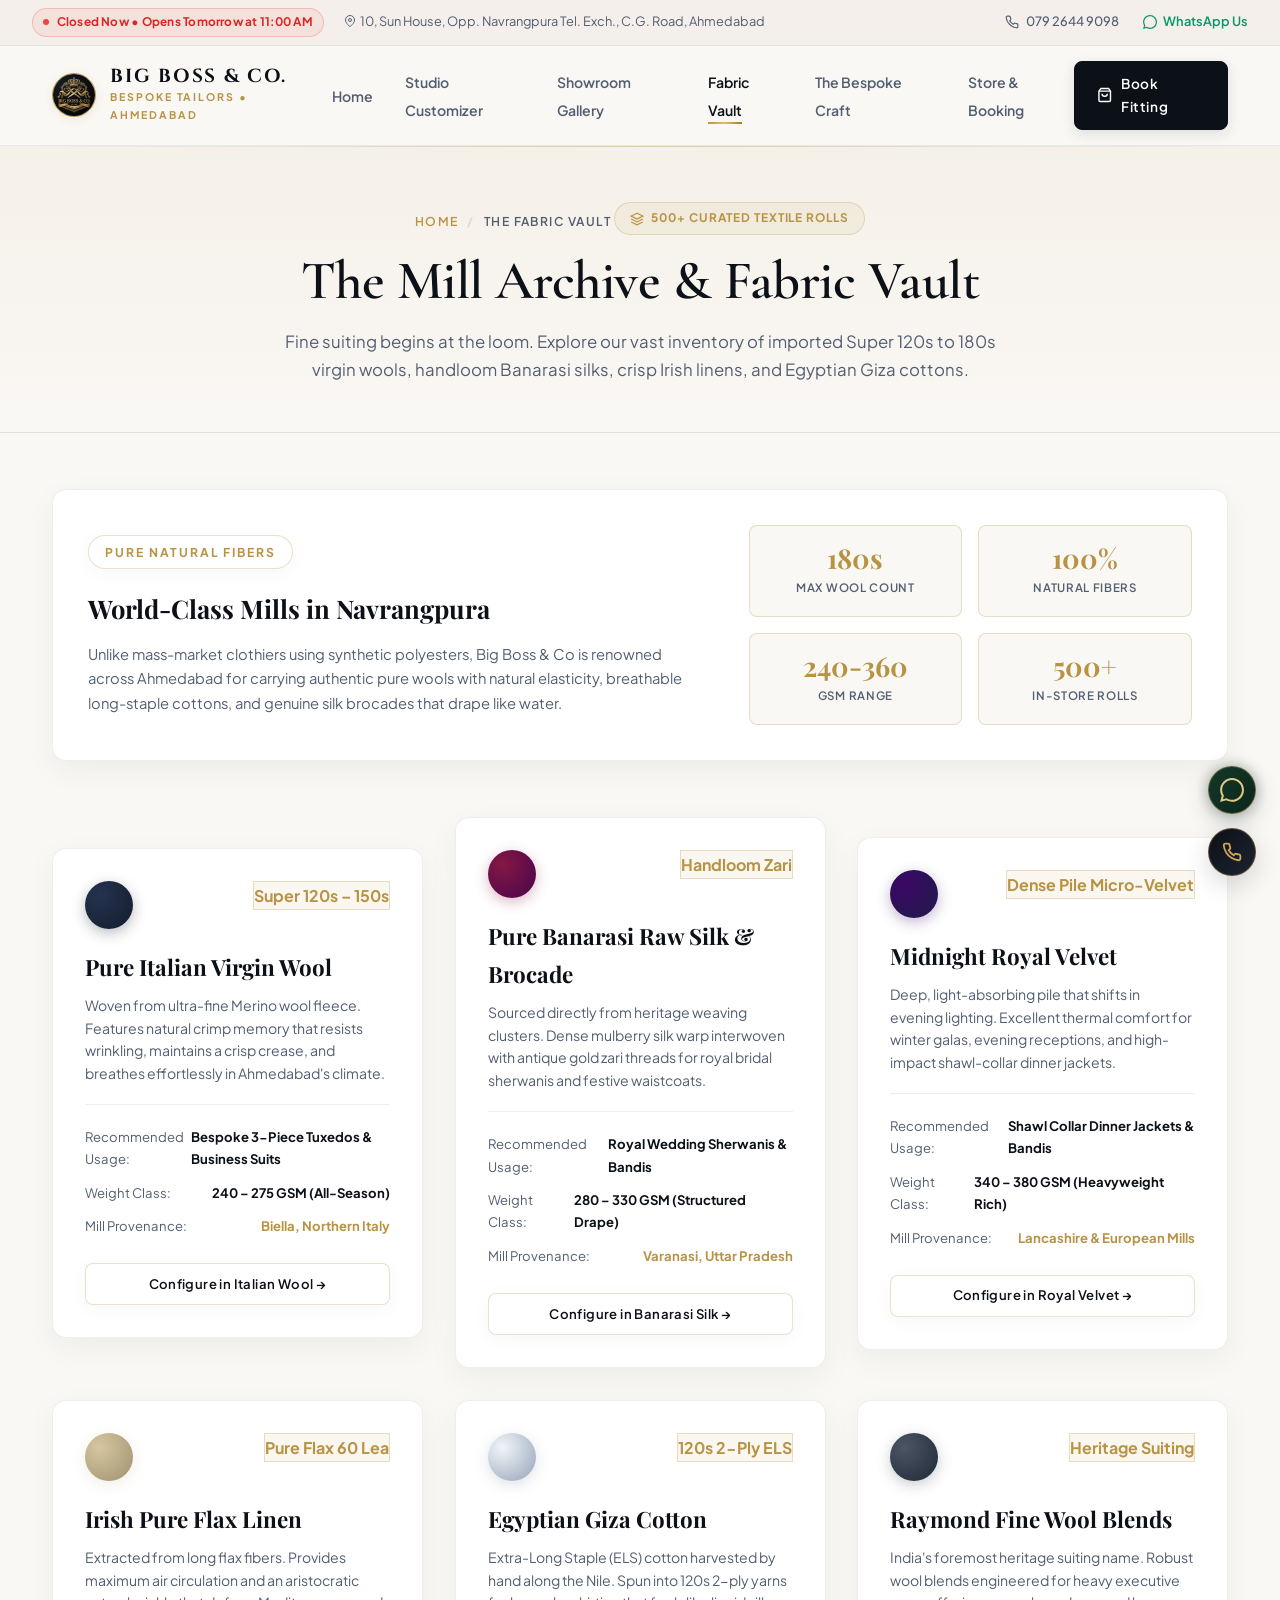
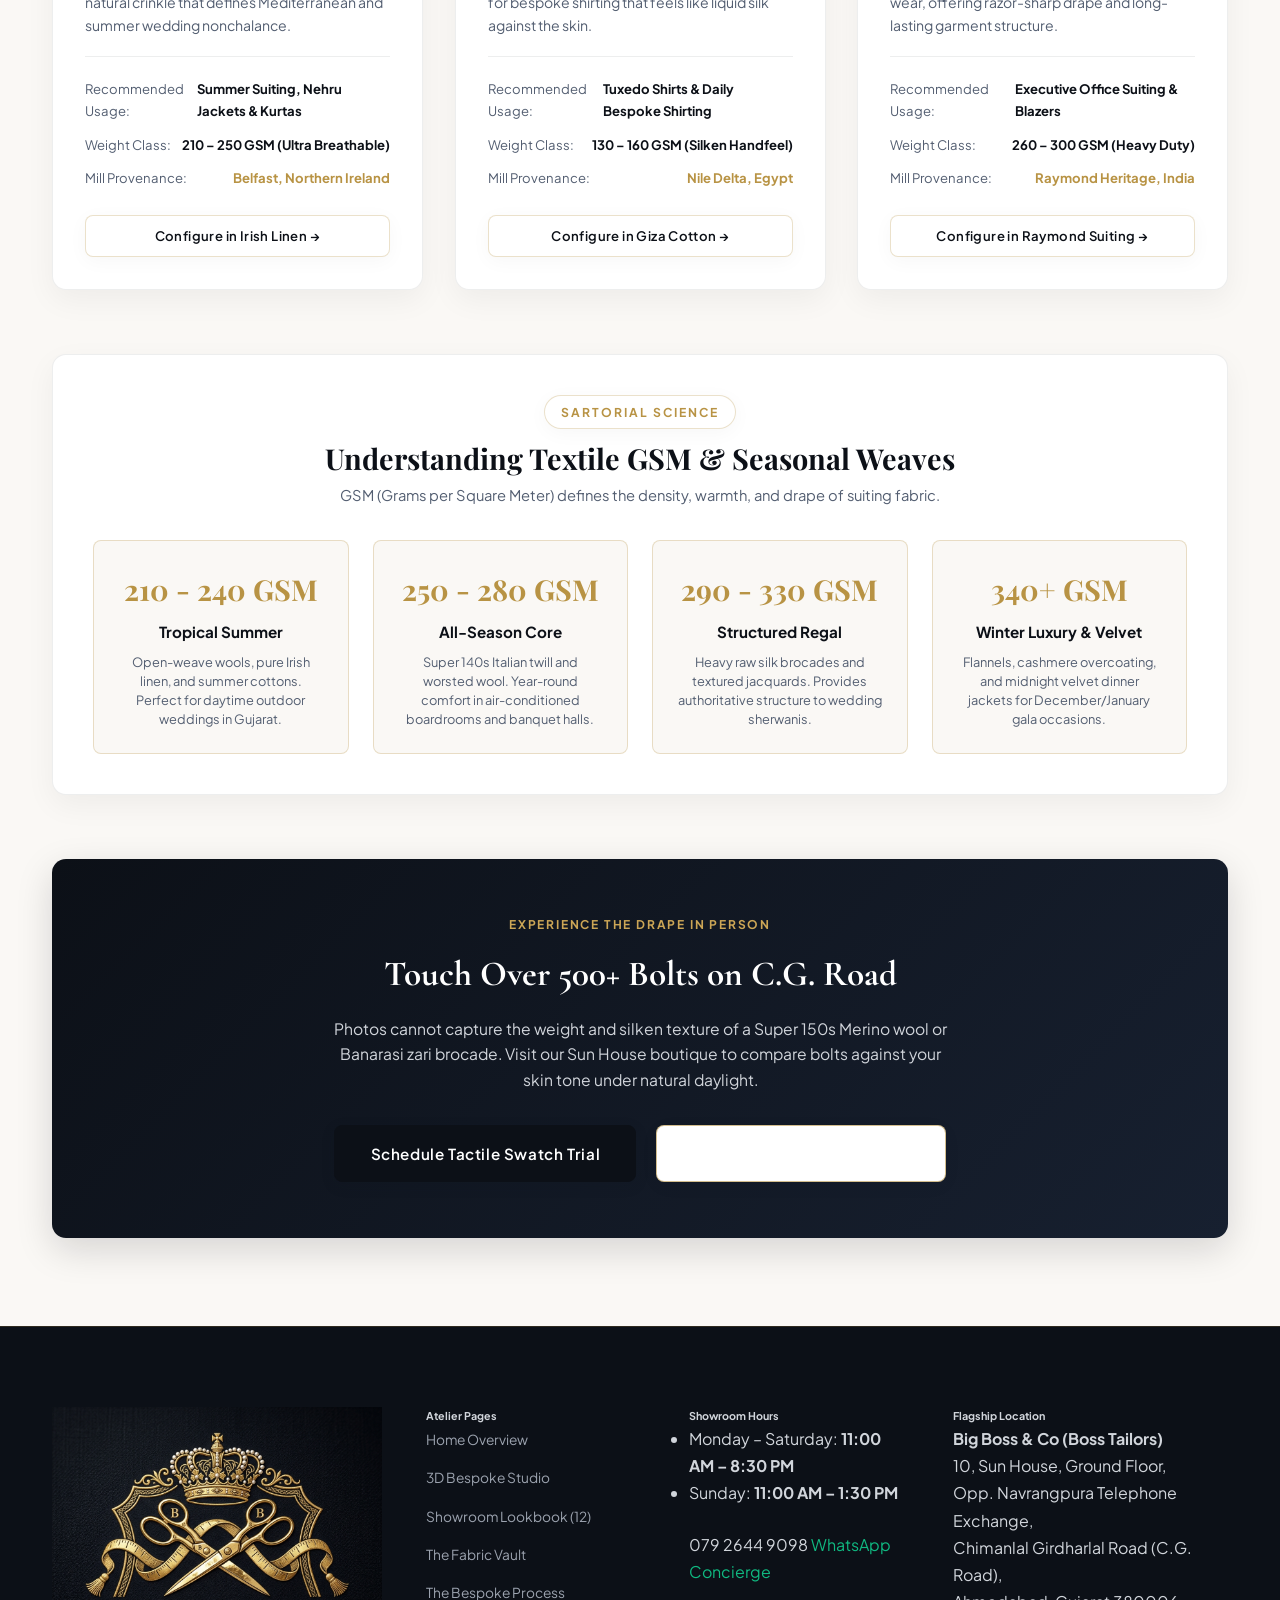
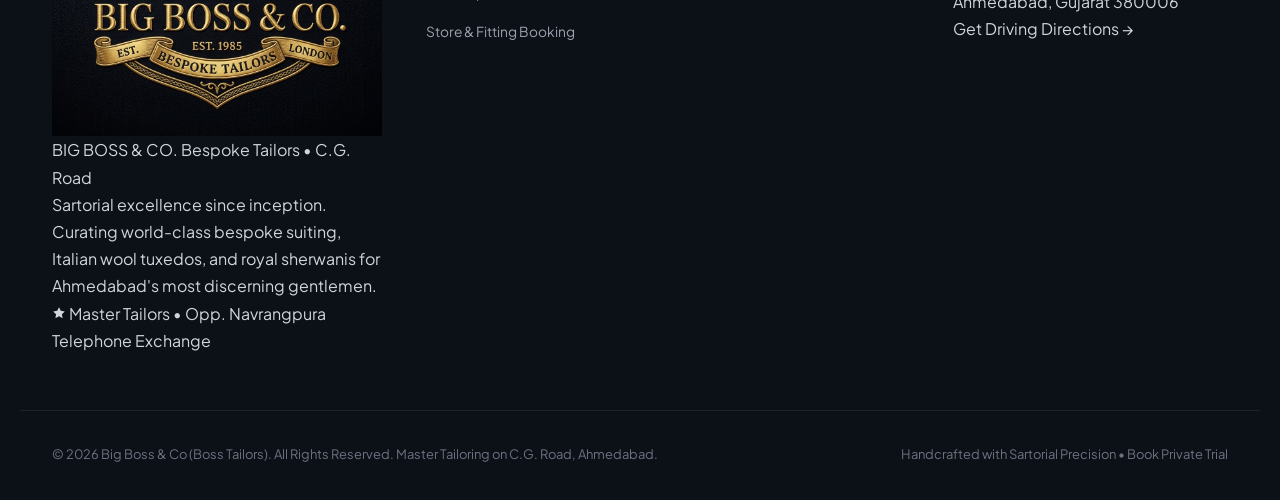
<file: fabrics.html>
<!DOCTYPE html>
<html lang="en">
<head>
  <meta charset="UTF-8">
  <meta name="viewport" content="width=device-width, initial-scale=1.0, viewport-fit=cover, maximum-scale=5.0">
  <meta name="theme-color" content="#FAF8F5">
  <meta name="apple-mobile-web-app-capable" content="yes">
  <meta name="apple-mobile-web-app-status-bar-style" content="default">
  <meta name="apple-mobile-web-app-title" content="Big Boss & Co">
  <meta name="format-detection" content="telephone=yes">
  <meta name="color-scheme" content="light">
  <title>The Fabric Vault & Textiles (500+ Rolls) | Big Boss & Co Ahmedabad</title>
  <meta name="description" content="Discover 500+ premium fabric bolts at Big Boss & Co, C.G. Road, Ahmedabad. Super 120s–180s Italian wool, Banarasi raw silk, Irish linen, Egyptian Giza cotton, and Raymond suiting.">
  <link rel="stylesheet" href="styles.css">
  <link rel="icon" type="image/jpeg" href="assets/images/brand-logo.jpg">
  <link rel="apple-touch-icon" href="assets/images/brand-logo.jpg">
  <link rel="canonical" href="fabrics.html">

  <!-- Open Graph / WhatsApp Social Previews -->
  <meta property="og:type" content="website">
  <meta property="og:site_name" content="Big Boss & Co">
  <meta property="og:title" content="The Fabric Vault & Textiles (500+ Rolls) | Big Boss & Co Ahmedabad">
  <meta property="og:description" content="Discover 500+ premium fabric bolts at Big Boss & Co, C.G. Road. Super 120s–180s Italian wool, Banarasi raw silk, Irish linen, and Egyptian Giza cotton.">
  <meta property="og:image" content="assets/images/fabric-vault-luxury.jpg">
  <meta property="og:url" content="fabrics.html">

  <!-- Twitter Card -->
  <meta name="twitter:card" content="summary_large_image">
  <meta name="twitter:title" content="The Fabric Vault & Textiles | Big Boss & Co">
  <meta name="twitter:description" content="Over 500+ curated textile rolls: Super 120s-180s merino wools, wedding brocades, and GSM seasonality matrix.">
  <meta name="twitter:image" content="assets/images/fabric-vault-luxury.jpg">

  <!-- BreadcrumbList Structured Data -->
  <script type="application/ld+json">
  {
    "@context": "https://schema.org",
    "@type": "BreadcrumbList",
    "itemListElement": [
      {
        "@type": "ListItem",
        "position": 1,
        "name": "Home",
        "item": "index.html"
      },
      {
        "@type": "ListItem",
        "position": 2,
        "name": "The Fabric Vault",
        "item": "fabrics.html"
      }
    ]
  }
  </script>
</head>
<body>

  <!-- Accessible Skip Link -->
  <a href="#fabricsGrid" class="skip-to-content">Skip to Fabric Vault</a>

  <!-- Measuring Tape Scroll Progress Indicator -->
  <div class="scroll-progress-tape" id="scrollProgressTape"></div>
  
  <!-- Top Announcement Bar -->
  <div class="top-announcement-bar">
    <div class="announcement-content">
      <div class="announcement-left">
        <div id="liveStoreStatusPill" class="live-status-pill">
          <span class="pulse-dot"></span>
          <span id="liveStatusText">Showroom Open • 11:00 AM – 8:30 PM</span>
        </div>
        <span class="announcement-address">
          <svg width="12" height="12" viewBox="0 0 24 24" fill="none" stroke="currentColor" stroke-width="2" style="display:inline-block; vertical-align:-1px; margin-right:4px;"><path d="M21 10c0 7-9 13-9 13s-9-6-9-13a9 9 0 0 1 18 0z"></path><circle cx="12" cy="10" r="3"></circle></svg>10, Sun House, Opp. Navrangpura Tel. Exch., C.G. Road, Ahmedabad
        </span>
      </div>
      <div class="announcement-right">
        <a href="tel:+917926449098" class="top-contact-link">
          <svg width="14" height="14" viewBox="0 0 24 24" fill="none" stroke="currentColor" stroke-width="2"><path d="M22 16.92v3a2 2 0 0 1-2.18 2 19.79 19.79 0 0 1-8.63-3.07 19.5 19.5 0 0 1-6-6 19.79 19.79 0 0 1-3.07-8.67A2 2 0 0 1 4.11 2h3a2 2 0 0 1 2 1.72 12.84 12.84 0 0 0 .7 2.81 2 2 0 0 1-.45 2.11L8.09 9.91a16 16 0 0 0 6 6l1.27-1.27a2 2 0 0 1 2.11-.45 12.84 12.84 0 0 0 2.81.7A2 2 0 0 1 22 16.92z"></path></svg>
          079 2644 9098
        </a>
        <a href="https://wa.me/917926449098?text=Hello%20Big%20Boss%20%26%20Co,%20I%20would%20like%20to%20inquire%20about%20fabric%20swatches." target="_blank" rel="noopener" class="top-contact-link" style="color:#059669; font-weight:600;">
          <svg width="14" height="14" viewBox="0 0 24 24" fill="currentColor"><path d="M.057 24l1.687-6.163c-1.041-1.804-1.588-3.849-1.587-5.946.003-6.556 5.338-11.891 11.893-11.891 3.181.001 6.167 1.24 8.413 3.488 2.245 2.248 3.481 5.236 3.48 8.414-.003 6.557-5.338 11.892-11.893 11.892-1.99-.001-3.951-.5-5.688-1.448l-6.305 1.654zm6.597-3.807c1.676.995 3.276 1.591 5.392 1.592 5.448 0 9.886-4.434 9.889-9.885.002-5.462-4.415-9.89-9.881-9.892-5.452 0-9.887 4.434-9.889 9.884-.001 2.225.651 3.891 1.746 5.634l-.999 3.648 3.742-.981z"/></svg>
          WhatsApp Us
        </a>
      </div>
    </div>
  </div>

  <!-- Header / Navigation -->
  <header class="site-header" id="siteHeader">
    <div class="navbar">
      <a href="index.html" class="brand-identity" aria-label="Big Boss & Co Home">
        <img src="assets/images/brand-logo.jpg" alt="Big Boss & Co Crest" class="brand-logo-img">
        <div class="brand-text-block">
          <span class="brand-name">BIG BOSS & CO.</span>
          <span class="brand-subtitle">Bespoke Tailors • Ahmedabad</span>
        </div>
      </a>

      <nav aria-label="Main Navigation">
        <ul class="nav-links-desktop" id="navMenu">
          <li><a href="index.html" class="nav-item-link">Home</a></li>
          <li><a href="customizer.html" class="nav-item-link">Studio Customizer</a></li>
          <li><a href="gallery.html" class="nav-item-link">Showroom Gallery</a></li>
          <li><a href="fabrics.html" class="nav-item-link active">Fabric Vault</a></li>
          <li><a href="craft.html" class="nav-item-link">The Bespoke Craft</a></li>
          <li><a href="booking.html" class="nav-item-link">Store & Booking</a></li>
        </ul>
      </nav>

      <div class="nav-actions">
        <a href="booking.html" class="btn-luxury-primary">
          <svg width="16" height="16" viewBox="0 0 24 24" fill="none" stroke="currentColor" stroke-width="2.2"><path d="M6 2L3 6v14a2 2 0 0 0 2 2h14a2 2 0 0 0 2-2V6l-3-4z"></path><line x1="3" y1="6" x2="21" y2="6"></line><path d="M16 10a4 4 0 0 1-8 0"></path></svg>
          Book Fitting
        </a>
        <button class="mobile-menu-toggle" id="mobileMenuToggle" aria-label="Toggle navigation menu">
          <svg width="24" height="24" viewBox="0 0 24 24" fill="none" stroke="currentColor" stroke-width="2"><line x1="3" y1="12" x2="21" y2="12"></line><line x1="3" y1="6" x2="21" y2="6"></line><line x1="3" y1="18" x2="21" y2="18"></line></svg>
        </button>
      </div>
    </div>
  </header>

  <main>
    <!-- Subpage Hero Header -->
    <section class="subpage-hero">
      <div class="container">
        <div class="breadcrumb-trail">
          <a href="index.html">Home</a>
          <span class="breadcrumb-separator">/</span>
          <span>The Fabric Vault</span>
        </div>
        <div class="subpage-badge">
          <svg width="14" height="14" viewBox="0 0 24 24" fill="none" stroke="currentColor" stroke-width="2"><polygon points="12 2 2 7 12 12 22 7 12 2"></polygon><polyline points="2 17 12 22 22 17"></polyline><polyline points="2 12 12 17 22 12"></polyline></svg>
          500+ Curated Textile Rolls
        </div>
        <h1 class="subpage-headline">The Mill Archive & Fabric Vault</h1>
        <p class="subpage-subdeck">Fine suiting begins at the loom. Explore our vast inventory of imported Super 120s to 180s virgin wools, handloom Banarasi silks, crisp Irish linens, and Egyptian Giza cottons.</p>
      </div>
    </section>

    <!-- Main Fabric Content -->
    <div class="subpage-main-wrap">
      <div class="container">

        <!-- Intro Highlight Card -->
        <div class="page-intro-banner">
          <div>
            <span class="section-tag">Pure Natural Fibers</span>
            <h3 style="font-family:var(--font-serif); font-size:1.6rem; color:var(--text-pure); margin-bottom:0.75rem;">World-Class Mills in Navrangpura</h3>
            <p style="color:var(--text-muted); font-size:0.92rem; line-height:1.65;">Unlike mass-market clothiers using synthetic polyesters, Big Boss & Co is renowned across Ahmedabad for carrying authentic pure wools with natural elasticity, breathable long-staple cottons, and genuine silk brocades that drape like water.</p>
          </div>
          <div class="banner-metric-cards">
            <div class="banner-metric-card">
              <div class="banner-metric-val">180s</div>
              <div class="banner-metric-lbl">Max Wool Count</div>
            </div>
            <div class="banner-metric-card">
              <div class="banner-metric-val">100%</div>
              <div class="banner-metric-lbl">Natural Fibers</div>
            </div>
            <div class="banner-metric-card">
              <div class="banner-metric-val">240-360</div>
              <div class="banner-metric-lbl">GSM Range</div>
            </div>
            <div class="banner-metric-card">
              <div class="banner-metric-val">500+</div>
              <div class="banner-metric-lbl">In-Store Rolls</div>
            </div>
          </div>
        </div>

        <!-- FABRIC SPEC CARDS -->
        <div class="fabrics-feature-grid" id="fabricsGrid" style="display:grid; grid-template-columns:repeat(auto-fit, minmax(360px, 1fr)); gap:2rem; margin-bottom:4rem;">
          
          <!-- Card 1: Italian Wool -->
          <div class="fabric-spec-card" style="background:#FFFFFF; border:1px solid var(--border-hairline); border-radius:var(--radius-md); padding:2rem; box-shadow:var(--shadow-card); transition:all var(--transition-normal);">
            <div style="display:flex; justify-content:space-between; align-items:flex-start; margin-bottom:1.2rem;">
              <div style="width:48px; height:48px; border-radius:50%; background:radial-gradient(circle at 30% 30%, #253350 0%, #141c2c 100%); box-shadow:0 4px 14px rgba(20,28,44,0.3);"></div>
              <span class="meta-tag" style="background:var(--gold-subtle); color:var(--gold-primary); font-weight:700; border:1px solid var(--gold-border);">Super 120s – 150s</span>
            </div>
            <h4 style="font-family:var(--font-serif); font-size:1.4rem; color:var(--text-pure); margin-bottom:0.5rem;">Pure Italian Virgin Wool</h4>
            <p style="color:var(--text-muted); font-size:0.88rem; line-height:1.6; margin-bottom:1.2rem;">Woven from ultra-fine Merino wool fleece. Features natural crimp memory that resists wrinkling, maintains a crisp crease, and breathes effortlessly in Ahmedabad's climate.</p>
            <ul style="list-style:none; padding:0; margin:0; border-top:1px solid var(--border-hairline); padding-top:1rem;">
              <li style="display:flex; justify-content:space-between; font-size:0.82rem; padding:0.35rem 0; color:var(--text-muted);">
                <span>Recommended Usage:</span> <strong style="color:var(--text-pure);">Bespoke 3-Piece Tuxedos & Business Suits</strong>
              </li>
              <li style="display:flex; justify-content:space-between; font-size:0.82rem; padding:0.35rem 0; color:var(--text-muted);">
                <span>Weight Class:</span> <strong style="color:var(--text-pure);">240 – 275 GSM (All-Season)</strong>
              </li>
              <li style="display:flex; justify-content:space-between; font-size:0.82rem; padding:0.35rem 0; color:var(--text-muted);">
                <span>Mill Provenance:</span> <strong style="color:var(--gold-primary);">Biella, Northern Italy</strong>
              </li>
            </ul>
            <a href="customizer.html?fabric=italian-wool" class="btn-luxury-outline" style="margin-top:1.25rem; width:100%; justify-content:center; padding:0.55rem 1rem; font-size:0.82rem;">
              Configure in Italian Wool →
            </a>
          </div>

          <!-- Card 2: Banarasi Raw Silk -->
          <div class="fabric-spec-card" style="background:#FFFFFF; border:1px solid var(--border-hairline); border-radius:var(--radius-md); padding:2rem; box-shadow:var(--shadow-card); transition:all var(--transition-normal);">
            <div style="display:flex; justify-content:space-between; align-items:flex-start; margin-bottom:1.2rem;">
              <div style="width:48px; height:48px; border-radius:50%; background:radial-gradient(circle at 30% 30%, #831843 0%, #4a044e 100%); box-shadow:0 4px 14px rgba(131,24,67,0.3);"></div>
              <span class="meta-tag" style="background:var(--gold-subtle); color:var(--gold-primary); font-weight:700; border:1px solid var(--gold-border);">Handloom Zari</span>
            </div>
            <h4 style="font-family:var(--font-serif); font-size:1.4rem; color:var(--text-pure); margin-bottom:0.5rem;">Pure Banarasi Raw Silk & Brocade</h4>
            <p style="color:var(--text-muted); font-size:0.88rem; line-height:1.6; margin-bottom:1.2rem;">Sourced directly from heritage weaving clusters. Dense mulberry silk warp interwoven with antique gold zari threads for royal bridal sherwanis and festive waistcoats.</p>
            <ul style="list-style:none; padding:0; margin:0; border-top:1px solid var(--border-hairline); padding-top:1rem;">
              <li style="display:flex; justify-content:space-between; font-size:0.82rem; padding:0.35rem 0; color:var(--text-muted);">
                <span>Recommended Usage:</span> <strong style="color:var(--text-pure);">Royal Wedding Sherwanis & Bandis</strong>
              </li>
              <li style="display:flex; justify-content:space-between; font-size:0.82rem; padding:0.35rem 0; color:var(--text-muted);">
                <span>Weight Class:</span> <strong style="color:var(--text-pure);">280 – 330 GSM (Structured Drape)</strong>
              </li>
              <li style="display:flex; justify-content:space-between; font-size:0.82rem; padding:0.35rem 0; color:var(--text-muted);">
                <span>Mill Provenance:</span> <strong style="color:var(--gold-primary);">Varanasi, Uttar Pradesh</strong>
              </li>
            </ul>
            <a href="customizer.html?fabric=banarasi-silk&silhouette=sherwani" class="btn-luxury-outline" style="margin-top:1.25rem; width:100%; justify-content:center; padding:0.55rem 1rem; font-size:0.82rem;">
              Configure in Banarasi Silk →
            </a>
          </div>

          <!-- Card 3: Velvet -->
          <div class="fabric-spec-card" style="background:#FFFFFF; border:1px solid var(--border-hairline); border-radius:var(--radius-md); padding:2rem; box-shadow:var(--shadow-card); transition:all var(--transition-normal);">
            <div style="display:flex; justify-content:space-between; align-items:flex-start; margin-bottom:1.2rem;">
              <div style="width:48px; height:48px; border-radius:50%; background:radial-gradient(circle at 30% 30%, #3b0764 0%, #1e1b4b 100%); box-shadow:0 4px 14px rgba(59,7,100,0.3);"></div>
              <span class="meta-tag" style="background:var(--gold-subtle); color:var(--gold-primary); font-weight:700; border:1px solid var(--gold-border);">Dense Pile Micro-Velvet</span>
            </div>
            <h4 style="font-family:var(--font-serif); font-size:1.4rem; color:var(--text-pure); margin-bottom:0.5rem;">Midnight Royal Velvet</h4>
            <p style="color:var(--text-muted); font-size:0.88rem; line-height:1.6; margin-bottom:1.2rem;">Deep, light-absorbing pile that shifts in evening lighting. Excellent thermal comfort for winter galas, evening receptions, and high-impact shawl-collar dinner jackets.</p>
            <ul style="list-style:none; padding:0; margin:0; border-top:1px solid var(--border-hairline); padding-top:1rem;">
              <li style="display:flex; justify-content:space-between; font-size:0.82rem; padding:0.35rem 0; color:var(--text-muted);">
                <span>Recommended Usage:</span> <strong style="color:var(--text-pure);">Shawl Collar Dinner Jackets & Bandis</strong>
              </li>
              <li style="display:flex; justify-content:space-between; font-size:0.82rem; padding:0.35rem 0; color:var(--text-muted);">
                <span>Weight Class:</span> <strong style="color:var(--text-pure);">340 – 380 GSM (Heavyweight Rich)</strong>
              </li>
              <li style="display:flex; justify-content:space-between; font-size:0.82rem; padding:0.35rem 0; color:var(--text-muted);">
                <span>Mill Provenance:</span> <strong style="color:var(--gold-primary);">Lancashire & European Mills</strong>
              </li>
            </ul>
            <a href="customizer.html?fabric=royal-velvet&silhouette=tuxedo" class="btn-luxury-outline" style="margin-top:1.25rem; width:100%; justify-content:center; padding:0.55rem 1rem; font-size:0.82rem;">
              Configure in Royal Velvet →
            </a>
          </div>

          <!-- Card 4: Irish Linen -->
          <div class="fabric-spec-card" style="background:#FFFFFF; border:1px solid var(--border-hairline); border-radius:var(--radius-md); padding:2rem; box-shadow:var(--shadow-card); transition:all var(--transition-normal);">
            <div style="display:flex; justify-content:space-between; align-items:flex-start; margin-bottom:1.2rem;">
              <div style="width:48px; height:48px; border-radius:50%; background:radial-gradient(circle at 30% 30%, #d6c7a1 0%, #9e916e 100%); box-shadow:0 4px 14px rgba(214,199,161,0.3);"></div>
              <span class="meta-tag" style="background:var(--gold-subtle); color:var(--gold-primary); font-weight:700; border:1px solid var(--gold-border);">Pure Flax 60 Lea</span>
            </div>
            <h4 style="font-family:var(--font-serif); font-size:1.4rem; color:var(--text-pure); margin-bottom:0.5rem;">Irish Pure Flax Linen</h4>
            <p style="color:var(--text-muted); font-size:0.88rem; line-height:1.6; margin-bottom:1.2rem;">Extracted from long flax fibers. Provides maximum air circulation and an aristocratic natural crinkle that defines Mediterranean and summer wedding nonchalance.</p>
            <ul style="list-style:none; padding:0; margin:0; border-top:1px solid var(--border-hairline); padding-top:1rem;">
              <li style="display:flex; justify-content:space-between; font-size:0.82rem; padding:0.35rem 0; color:var(--text-muted);">
                <span>Recommended Usage:</span> <strong style="color:var(--text-pure);">Summer Suiting, Nehru Jackets & Kurtas</strong>
              </li>
              <li style="display:flex; justify-content:space-between; font-size:0.82rem; padding:0.35rem 0; color:var(--text-muted);">
                <span>Weight Class:</span> <strong style="color:var(--text-pure);">210 – 250 GSM (Ultra Breathable)</strong>
              </li>
              <li style="display:flex; justify-content:space-between; font-size:0.82rem; padding:0.35rem 0; color:var(--text-muted);">
                <span>Mill Provenance:</span> <strong style="color:var(--gold-primary);">Belfast, Northern Ireland</strong>
              </li>
            </ul>
            <a href="customizer.html?fabric=irish-linen&silhouette=nehru-jacket" class="btn-luxury-outline" style="margin-top:1.25rem; width:100%; justify-content:center; padding:0.55rem 1rem; font-size:0.82rem;">
              Configure in Irish Linen →
            </a>
          </div>

          <!-- Card 5: Giza Cotton -->
          <div class="fabric-spec-card" style="background:#FFFFFF; border:1px solid var(--border-hairline); border-radius:var(--radius-md); padding:2rem; box-shadow:var(--shadow-card); transition:all var(--transition-normal);">
            <div style="display:flex; justify-content:space-between; align-items:flex-start; margin-bottom:1.2rem;">
              <div style="width:48px; height:48px; border-radius:50%; background:radial-gradient(circle at 30% 30%, #f1f5f9 0%, #94a3b8 100%); box-shadow:0 4px 14px rgba(148,163,184,0.3);"></div>
              <span class="meta-tag" style="background:var(--gold-subtle); color:var(--gold-primary); font-weight:700; border:1px solid var(--gold-border);">120s 2-Ply ELS</span>
            </div>
            <h4 style="font-family:var(--font-serif); font-size:1.4rem; color:var(--text-pure); margin-bottom:0.5rem;">Egyptian Giza Cotton</h4>
            <p style="color:var(--text-muted); font-size:0.88rem; line-height:1.6; margin-bottom:1.2rem;">Extra-Long Staple (ELS) cotton harvested by hand along the Nile. Spun into 120s 2-ply yarns for bespoke shirting that feels like liquid silk against the skin.</p>
            <ul style="list-style:none; padding:0; margin:0; border-top:1px solid var(--border-hairline); padding-top:1rem;">
              <li style="display:flex; justify-content:space-between; font-size:0.82rem; padding:0.35rem 0; color:var(--text-muted);">
                <span>Recommended Usage:</span> <strong style="color:var(--text-pure);">Tuxedo Shirts & Daily Bespoke Shirting</strong>
              </li>
              <li style="display:flex; justify-content:space-between; font-size:0.82rem; padding:0.35rem 0; color:var(--text-muted);">
                <span>Weight Class:</span> <strong style="color:var(--text-pure);">130 – 160 GSM (Silken Handfeel)</strong>
              </li>
              <li style="display:flex; justify-content:space-between; font-size:0.82rem; padding:0.35rem 0; color:var(--text-muted);">
                <span>Mill Provenance:</span> <strong style="color:var(--gold-primary);">Nile Delta, Egypt</strong>
              </li>
            </ul>
            <a href="customizer.html?fabric=giza-cotton&silhouette=shirt-trouser" class="btn-luxury-outline" style="margin-top:1.25rem; width:100%; justify-content:center; padding:0.55rem 1rem; font-size:0.82rem;">
              Configure in Giza Cotton →
            </a>
          </div>

          <!-- Card 6: Raymond -->
          <div class="fabric-spec-card" style="background:#FFFFFF; border:1px solid var(--border-hairline); border-radius:var(--radius-md); padding:2rem; box-shadow:var(--shadow-card); transition:all var(--transition-normal);">
            <div style="display:flex; justify-content:space-between; align-items:flex-start; margin-bottom:1.2rem;">
              <div style="width:48px; height:48px; border-radius:50%; background:radial-gradient(circle at 30% 30%, #4b5563 0%, #1f2937 100%); box-shadow:0 4px 14px rgba(75,85,99,0.3);"></div>
              <span class="meta-tag" style="background:var(--gold-subtle); color:var(--gold-primary); font-weight:700; border:1px solid var(--gold-border);">Heritage Suiting</span>
            </div>
            <h4 style="font-family:var(--font-serif); font-size:1.4rem; color:var(--text-pure); margin-bottom:0.5rem;">Raymond Fine Wool Blends</h4>
            <p style="color:var(--text-muted); font-size:0.88rem; line-height:1.6; margin-bottom:1.2rem;">India's foremost heritage suiting name. Robust wool blends engineered for heavy executive wear, offering razor-sharp drape and long-lasting garment structure.</p>
            <ul style="list-style:none; padding:0; margin:0; border-top:1px solid var(--border-hairline); padding-top:1rem;">
              <li style="display:flex; justify-content:space-between; font-size:0.82rem; padding:0.35rem 0; color:var(--text-muted);">
                <span>Recommended Usage:</span> <strong style="color:var(--text-pure);">Executive Office Suiting & Blazers</strong>
              </li>
              <li style="display:flex; justify-content:space-between; font-size:0.82rem; padding:0.35rem 0; color:var(--text-muted);">
                <span>Weight Class:</span> <strong style="color:var(--text-pure);">260 – 300 GSM (Heavy Duty)</strong>
              </li>
              <li style="display:flex; justify-content:space-between; font-size:0.82rem; padding:0.35rem 0; color:var(--text-muted);">
                <span>Mill Provenance:</span> <strong style="color:var(--gold-primary);">Raymond Heritage, India</strong>
              </li>
            </ul>
            <a href="customizer.html?fabric=raymond-suiting&silhouette=business-suit" class="btn-luxury-outline" style="margin-top:1.25rem; width:100%; justify-content:center; padding:0.55rem 1rem; font-size:0.82rem;">
              Configure in Raymond Suiting →
            </a>
          </div>

        </div>

        <!-- Seasonality & GSM Matrix -->
        <div style="background:#FFFFFF; border:1px solid var(--border-hairline); border-radius:var(--radius-md); padding:2.5rem; box-shadow:var(--shadow-card); margin-bottom:4rem;">
          <div style="text-align:center; margin-bottom:2rem;">
            <span class="section-tag" style="margin-bottom:0.3rem;">Sartorial Science</span>
            <h3 style="font-family:var(--font-serif); font-size:1.8rem; color:var(--text-pure);">Understanding Textile GSM & Seasonal Weaves</h3>
            <p style="color:var(--text-muted); font-size:0.92rem; max-width:640px; margin:0 auto;">GSM (Grams per Square Meter) defines the density, warmth, and drape of suiting fabric.</p>
          </div>

          <div style="display:grid; grid-template-columns:repeat(auto-fit, minmax(220px, 1fr)); gap:1.5rem;">
            <div style="background:var(--bg-primary); border:1px solid var(--gold-border); border-radius:var(--radius-sm); padding:1.5rem; text-align:center;">
              <div style="font-family:var(--font-serif); font-size:1.8rem; color:var(--gold-primary); font-weight:700; margin-bottom:0.3rem;">210 - 240 GSM</div>
              <h5 style="font-size:0.95rem; color:var(--text-pure); margin-bottom:0.5rem;">Tropical Summer</h5>
              <p style="font-size:0.8rem; color:var(--text-muted); line-height:1.5;">Open-weave wools, pure Irish linen, and summer cottons. Perfect for daytime outdoor weddings in Gujarat.</p>
            </div>
            <div style="background:var(--bg-primary); border:1px solid var(--gold-border); border-radius:var(--radius-sm); padding:1.5rem; text-align:center;">
              <div style="font-family:var(--font-serif); font-size:1.8rem; color:var(--gold-primary); font-weight:700; margin-bottom:0.3rem;">250 - 280 GSM</div>
              <h5 style="font-size:0.95rem; color:var(--text-pure); margin-bottom:0.5rem;">All-Season Core</h5>
              <p style="font-size:0.8rem; color:var(--text-muted); line-height:1.5;">Super 140s Italian twill and worsted wool. Year-round comfort in air-conditioned boardrooms and banquet halls.</p>
            </div>
            <div style="background:var(--bg-primary); border:1px solid var(--gold-border); border-radius:var(--radius-sm); padding:1.5rem; text-align:center;">
              <div style="font-family:var(--font-serif); font-size:1.8rem; color:var(--gold-primary); font-weight:700; margin-bottom:0.3rem;">290 - 330 GSM</div>
              <h5 style="font-size:0.95rem; color:var(--text-pure); margin-bottom:0.5rem;">Structured Regal</h5>
              <p style="font-size:0.8rem; color:var(--text-muted); line-height:1.5;">Heavy raw silk brocades and textured jacquards. Provides authoritative structure to wedding sherwanis.</p>
            </div>
            <div style="background:var(--bg-primary); border:1px solid var(--gold-border); border-radius:var(--radius-sm); padding:1.5rem; text-align:center;">
              <div style="font-family:var(--font-serif); font-size:1.8rem; color:var(--gold-primary); font-weight:700; margin-bottom:0.3rem;">340+ GSM</div>
              <h5 style="font-size:0.95rem; color:var(--text-pure); margin-bottom:0.5rem;">Winter Luxury & Velvet</h5>
              <p style="font-size:0.8rem; color:var(--text-muted); line-height:1.5;">Flannels, cashmere overcoating, and midnight velvet dinner jackets for December/January gala occasions.</p>
            </div>
          </div>
        </div>

        <!-- Call to Action Banner -->
        <div style="background:linear-gradient(135deg, var(--text-pure) 0%, #172030 100%); color:#FFFFFF; border-radius:var(--radius-md); padding:3.5rem 2rem; text-align:center; box-shadow:0 12px 36px rgba(12,16,23,0.15);">
          <span style="font-size:0.75rem; text-transform:uppercase; letter-spacing:0.15em; color:var(--gold-accent); font-weight:700; display:block; margin-bottom:0.5rem;">Experience The Drape In Person</span>
          <h3 style="font-family:var(--font-serif-display); font-size:2.2rem; color:#FFFFFF; margin-bottom:0.75rem;">Touch Over 500+ Bolts on C.G. Road</h3>
          <p style="color:#D1D5DB; max-width:620px; margin:0 auto 2rem; font-size:0.98rem; line-height:1.65;">Photos cannot capture the weight and silken texture of a Super 150s Merino wool or Banarasi zari brocade. Visit our Sun House boutique to compare bolts against your skin tone under natural daylight.</p>
          <div style="display:flex; justify-content:center; gap:1.2rem; flex-wrap:wrap;">
            <a href="booking.html" class="btn-luxury-primary" style="min-height:48px; padding:0.9rem 2.2rem; font-size:0.95rem;">
              Schedule Tactile Swatch Trial
            </a>
            <a href="customizer.html" class="btn-luxury-outline" style="min-height:48px; padding:0.9rem 2.2rem; font-size:0.95rem; border-color:rgba(184,147,68,0.6); color:#FFFFFF;">
              Pair Fabrics in Customizer →
            </a>
          </div>
        </div>

      </div>
    </div>
  </main>

  <!-- Global Footer -->
  <footer class="site-footer">
    <div class="container footer-grid">
      <div class="footer-brand-col">
        <div class="footer-brand-header">
          <img src="assets/images/brand-logo.jpg" alt="Big Boss & Co" class="footer-logo">
          <div>
            <span class="footer-brand-name">BIG BOSS & CO.</span>
            <span class="footer-brand-sub">Bespoke Tailors • C.G. Road</span>
          </div>
        </div>
        <p class="footer-bio">Sartorial excellence since inception. Curating world-class bespoke suiting, Italian wool tuxedos, and royal sherwanis for Ahmedabad's most discerning gentlemen.</p>
        <div class="footer-badge-item">
          <svg width="14" height="14" viewBox="0 0 24 24" fill="currentColor"><path d="M12 2l3.09 6.26L22 9.27l-5 4.87 1.18 6.88L12 17.77l-6.18 3.25L7 14.14 2 9.27l6.91-1.01L12 2z"/></svg>
          Master Tailors • Opp. Navrangpura Telephone Exchange
        </div>
      </div>

      <div class="footer-col">
        <h6 class="footer-col-title">Atelier Pages</h6>
        <ul class="footer-links-list">
          <li><a href="index.html">Home Overview</a></li>
          <li><a href="customizer.html">3D Bespoke Studio</a></li>
          <li><a href="gallery.html">Showroom Lookbook (12)</a></li>
          <li><a href="fabrics.html">The Fabric Vault</a></li>
          <li><a href="craft.html">The Bespoke Process</a></li>
          <li><a href="booking.html">Store & Fitting Booking</a></li>
        </ul>
      </div>

      <div class="footer-col">
        <h6 class="footer-col-title">Showroom Hours</h6>
        <ul class="footer-hours-list">
          <li><span>Monday – Saturday:</span> <strong>11:00 AM – 8:30 PM</strong></li>
          <li><span>Sunday:</span> <strong>11:00 AM – 1:30 PM</strong></li>
        </ul>
        <div class="footer-contact-block" style="margin-top:1.5rem;">
          <a href="tel:+917926449098" class="footer-contact-link">079 2644 9098</a>
          <a href="https://wa.me/917926449098" class="footer-contact-link" style="color:#10B981;">WhatsApp Concierge</a>
        </div>
      </div>

      <div class="footer-col">
        <h6 class="footer-col-title">Flagship Location</h6>
        <p class="footer-address">
          <strong>Big Boss & Co (Boss Tailors)</strong><br>
          10, Sun House, Ground Floor,<br>
          Opp. Navrangpura Telephone Exchange,<br>
          Chimanlal Girdharlal Road (C.G. Road),<br>
          Ahmedabad, Gujarat 380006
        </p>
        <a href="https://maps.google.com/?q=Big+Boss+%26+Co+10+Sun+House+C.G.+Road+Navrangpura+Ahmedabad" target="_blank" rel="noopener" class="footer-map-link">
          Get Driving Directions →
        </a>
      </div>
    </div>

    <div class="container footer-bottom-bar">
      <p>© 2026 Big Boss & Co (Boss Tailors). All Rights Reserved. Master Tailoring on C.G. Road, Ahmedabad.</p>
      <div class="footer-legal-links">
        <span>Handcrafted with Sartorial Precision</span>
        <span>•</span>
        <a href="booking.html">Book Private Trial</a>
      </div>
    </div>
  </footer>

  <!-- Floating Concierge Dock -->
  <aside class="floating-action-dock" aria-label="Quick Actions">
    <button class="dock-btn dock-btn-top" id="backToTopBtn" aria-label="Scroll to top">
      <svg class="dock-progress-ring" viewBox="0 0 50 50">
        <circle cx="25" cy="25" r="23" id="progressRingCircle"></circle>
      </svg>
      <span style="font-size:1.1rem; z-index:2;">↑</span>
      <span class="dock-tooltip">Back to Top</span>
    </button>
    <a href="https://wa.me/917926449098?text=Hello%20Big%20Boss%20%26%20Co,%20I%20would%20like%20to%20book%20a%20fitting%20trial." target="_blank" rel="noopener" class="dock-btn dock-btn-whatsapp" aria-label="WhatsApp Concierge">
      <svg width="24" height="24" viewBox="0 0 24 24" fill="currentColor"><path d="M.057 24l1.687-6.163c-1.041-1.804-1.588-3.849-1.587-5.946.003-6.556 5.338-11.891 11.893-11.891 3.181.001 6.167 1.24 8.413 3.488 2.245 2.248 3.481 5.236 3.48 8.414-.003 6.557-5.338 11.892-11.893 11.892-1.99-.001-3.951-.5-5.688-1.448l-6.305 1.654zm6.597-3.807c1.676.995 3.276 1.591 5.392 1.592 5.448 0 9.886-4.434 9.889-9.885.002-5.462-4.415-9.89-9.881-9.892-5.452 0-9.887 4.434-9.889 9.884-.001 2.225.651 3.891 1.746 5.634l-.999 3.648 3.742-.981z"/></svg>
      <span class="dock-tooltip">WhatsApp Concierge</span>
    </a>
    <a href="tel:+917926449098" class="dock-btn dock-btn-call" aria-label="Call Big Boss & Co">
      <svg width="20" height="20" viewBox="0 0 24 24" fill="none" stroke="currentColor" stroke-width="2.2"><path d="M22 16.92v3a2 2 0 0 1-2.18 2 19.79 19.79 0 0 1-8.63-3.07 19.5 19.5 0 0 1-6-6 19.79 19.79 0 0 1-3.07-8.67A2 2 0 0 1 4.11 2h3a2 2 0 0 1 2 1.72 12.84 12.84 0 0 0 .7 2.81 2 2 0 0 1-.45 2.11L8.09 9.91a16 16 0 0 0 6 6l1.27-1.27a2 2 0 0 1 2.11-.45 12.84 12.84 0 0 0 2.81.7A2 2 0 0 1 22 16.92z"></path></svg>
      <span class="dock-tooltip">C.G. Road Showroom (079 2644 9098)</span>
    </a>
  </aside>

  <!-- Atelier Activity Live Ticker Toast -->
  <div class="activity-toast" id="activityToast" role="status" aria-live="polite">
    <div class="toast-indicator"><span class="pulse-dot"></span></div>
    <div class="toast-body">
      <span class="toast-kicker">Atelier Live</span>
      <span class="toast-text" id="toastMessage">Hand-basted: 3-Piece Italian Wool Tuxedo for trial today</span>
    </div>
    <button id="closeToastBtn" class="toast-dismiss" aria-label="Dismiss notification">&times;</button>
  </div>

  <!-- Interactive JavaScript Application Logic -->
  <script src="app.js"></script>
</body>
</html>
</file>
<file: styles.css>
/* ==========================================================================
   BIG BOSS & CO - BESPOKE TAILORS | ATELIER NAVRANGPURA
   ULTRA-MINIMALISTIC HIGH-LUXURY DESIGN SYSTEM
   Curated Sartorial Palette: Cashmere Alabaster, Imperial Ink, Burnished Antique Gold
   ========================================================================== */

@import url('https://fonts.googleapis.com/css2?family=Cormorant+Garamond:ital,wght@0,400;0,500;0,600;0,700;1,400;1,600&family=Playfair+Display:ital,wght@0,400;0,500;0,600;0,700;1,400&family=Plus+Jakarta+Sans:wght@300;400;500;600;700&family=Cinzel:wght@500;600;700&display=swap');

:root {
  /* Curated Sartorial Luxury Light Palette */
  --bg-primary: #FAF8F5;        /* Cashmere Alabaster */
  --bg-surface: #FFFFFF;        /* Pure Silk White */
  --bg-subtle: #F4EFEA;         /* Warm Linen Sand */
  --bg-surface-elevated: #FFFFFF;
  --bg-dark-accent: #0C1017;    /* Imperial Midnight Obsidian */
  --bg-dark-card: #111722;      /* Velvet Suiting Navy */
  --bg-dark-surface: #172030;   /* Regal Indigo Slate */
  --bg-glass: rgba(250, 248, 245, 0.94);

  /* Burnished Antique Gold & Champagne (Rich, understated, bespoke bullion) */
  --gold-primary: #B89344;
  --gold-accent: #CCA656;
  --gold-light: #E4C882;
  --gold-dark: #8C6D27;
  --gold-gradient: linear-gradient(135deg, #B89344 0%, #DFBD6E 50%, #9E792C 100%);
  --gold-gradient-soft: linear-gradient(135deg, rgba(184, 147, 68, 0.08) 0%, rgba(223, 189, 110, 0.16) 100%);
  --gold-glow: rgba(184, 147, 68, 0.18);
  --gold-subtle: rgba(184, 147, 68, 0.08);
  --gold-border: rgba(184, 147, 68, 0.28);
  --gold-border-focus: rgba(184, 147, 68, 0.65);

  /* Rich Sartorial Jewel Accents */
  --jewel-navy: #152238;        /* Savile Row Navy */
  --jewel-wine: #4E1424;        /* Royal Bordeaux Silk */
  --jewel-forest: #142F24;      /* British Racing Green */
  --jewel-amber: #946934;       /* Tuscan Camel */

  /* High-Contrast Editorial Typography */
  --text-pure: #0C1017;         /* Tailor Obsidian Ink */
  --text-main: #1D2330;         /* Deep Flannel Charcoal */
  --text-muted: #535E71;        /* Refined Slate Gray */
  --text-dim: #8E98A8;          /* Muted Silver */
  --text-light: #FDFBF7;
  --text-gold: #B89344;

  /* Hairline Borders & Bespoke Shadows */
  --border-hairline: rgba(12, 16, 23, 0.07);
  --border-light: rgba(12, 16, 23, 0.12);
  --border-stitch: 1px dashed rgba(184, 147, 68, 0.35);
  --shadow-soft: 0 4px 20px rgba(12, 16, 23, 0.035);
  --shadow-card: 0 10px 30px rgba(12, 16, 23, 0.05);
  --shadow-hover: 0 20px 45px rgba(12, 16, 23, 0.09);
  --shadow-gold: 0 8px 25px rgba(184, 147, 68, 0.16);

  /* Typography */
  --font-serif: 'Playfair Display', 'Cormorant Garamond', Georgia, serif;
  --font-serif-display: 'Cormorant Garamond', 'Playfair Display', Georgia, serif;
  --font-sans: 'Plus Jakarta Sans', -apple-system, BlinkMacSystemFont, 'Segoe UI', Roboto, sans-serif;
  --font-display: 'Cinzel', 'Playfair Display', serif;

  /* Animation Timings */
  --transition-fast: 0.2s cubic-bezier(0.16, 1, 0.3, 1);
  --transition-normal: 0.35s cubic-bezier(0.16, 1, 0.3, 1);
  --transition-slow: 0.6s cubic-bezier(0.16, 1, 0.3, 1);
  --radius-xs: 4px;
  --radius-sm: 8px;
  --radius-md: 14px;
  --radius-lg: 20px;
  --radius-full: 9999px;
}

/* ==========================================================================
   RESET & EDITORIAL FOUNDATIONS
   ========================================================================== */

*, *::before, *::after {
  box-sizing: border-box;
  margin: 0;
  padding: 0;
}

html {
  scroll-behavior: smooth;
  font-size: 16px;
  -webkit-text-size-adjust: 100%;
  text-size-adjust: 100%;
}

body {
  font-family: var(--font-sans);
  background-color: var(--bg-primary);
  color: var(--text-main);
  line-height: 1.7;
  overflow-x: hidden;
  -webkit-font-smoothing: antialiased;
  -moz-osx-font-smoothing: grayscale;
  text-rendering: optimizeLegibility;
  -webkit-tap-highlight-color: transparent;
  padding-left: env(safe-area-inset-left, 0px);
  padding-right: env(safe-area-inset-right, 0px);
}

img {
  max-width: 100%;
  height: auto;
  display: block;
}

a {
  color: inherit;
  text-decoration: none;
  transition: all var(--transition-fast);
}

button, input, select, textarea {
  font-family: inherit;
  font-size: inherit;
}

/* Custom Luxury Gold Scrollbar for Desktop Browsers */
::-webkit-scrollbar {
  width: 8px;
  height: 8px;
}
::-webkit-scrollbar-track {
  background: var(--bg-primary);
}
::-webkit-scrollbar-thumb {
  background: #D5C198;
  border-radius: 4px;
}
::-webkit-scrollbar-thumb:hover {
  background: var(--gold-primary);
}

/* Touch & Click Tactile Feedback */
.btn-luxury-primary:active,
.btn-luxury-outline:active,
.dock-btn:active,
.filter-pill:active,
.step-tab-btn:active,
.option-chip:active,
.modal-close-btn:active,
.mobile-menu-toggle:active {
  transform: scale(0.96) !important;
}

/* Iconic Measuring Tape Progress Indicator */
.scroll-progress-tape {
  position: fixed;
  top: 0;
  left: 0;
  width: 0%;
  height: 3px;
  background: var(--gold-gradient);
  z-index: 10001;
  box-shadow: 0 1px 8px rgba(179, 142, 54, 0.4);
  transition: width 0.1s ease-out;
}

/* Containers */
.container {
  width: 100%;
  max-width: 1240px;
  margin: 0 auto;
  padding: 0 2rem;
}

.container-narrow {
  max-width: 880px;
  margin: 0 auto;
  padding: 0 2rem;
}

/* Section Header Common */
.section-header {
  text-align: center;
  margin-bottom: 4rem;
}

.section-tag {
  display: inline-flex;
  align-items: center;
  gap: 0.5rem;
  padding: 0.35rem 1rem;
  background: var(--bg-surface);
  border: 1px solid var(--gold-border);
  border-radius: var(--radius-full);
  color: var(--gold-primary);
  font-size: 0.76rem;
  font-weight: 700;
  letter-spacing: 0.16em;
  text-transform: uppercase;
  margin-bottom: 1.1rem;
  box-shadow: var(--shadow-soft);
  transition: all var(--transition-normal);
}

.section-tag:hover {
  background: var(--gold-subtle);
  border-color: var(--gold-primary);
  transform: translateY(-1px);
}

.section-tag svg {
  color: var(--gold-primary);
}

.section-title {
  font-family: var(--font-serif);
  font-size: clamp(2.2rem, 3.5vw, 3.1rem);
  font-weight: 700;
  color: var(--text-pure);
  line-height: 1.22;
  margin-bottom: 1.1rem;
  letter-spacing: -0.015em;
}

.section-title em {
  font-family: var(--font-serif-display);
  font-style: italic;
  font-weight: 400;
}

.section-title span.gold-gradient {
  background: var(--gold-gradient);
  -webkit-background-clip: text;
  -webkit-text-fill-color: transparent;
}

.section-desc {
  max-width: 620px;
  margin: 0 auto;
  color: var(--text-muted);
  font-size: 1.05rem;
  line-height: 1.65;
}

/* Stitch Divider */
.stitch-divider {
  display: flex;
  align-items: center;
  justify-content: center;
  gap: 1.25rem;
  margin: 1.5rem 0;
}

.stitch-divider::before,
.stitch-divider::after {
  content: '';
  height: 1px;
  width: 60px;
  border-bottom: 1px dashed var(--gold-primary);
  opacity: 0.6;
}

.stitch-divider .scissor-icon {
  color: var(--gold-primary);
  font-size: 0.95rem;
  display: inline-flex;
  align-items: center;
  justify-content: center;
  transition: transform 0.4s cubic-bezier(0.16, 1, 0.3, 1);
  cursor: pointer;
}

.stitch-divider:hover .scissor-icon {
  transform: rotate(45deg) scale(1.15);
}

/* ==========================================================================
   ANIMATIONS
   ========================================================================== */

@keyframes fadeInUp {
  from { opacity: 0; transform: translateY(28px); }
  to { opacity: 1; transform: translateY(0); }
}

@keyframes fadeInScale {
  from { opacity: 0; transform: scale(0.96) translateY(14px); }
  to { opacity: 1; transform: scale(1) translateY(0); }
}

@keyframes floatGentle {
  0%, 100% { transform: translateY(0); }
  50% { transform: translateY(-7px); }
}

@keyframes pulseGlow {
  0%, 100% { box-shadow: 0 0 0 0 rgba(16, 185, 129, 0.35); }
  50% { box-shadow: 0 0 0 7px rgba(16, 185, 129, 0); }
}

@keyframes goldPriceFlash {
  0% { color: var(--gold-primary); transform: scale(1); }
  50% { color: #8C6D27; transform: scale(1.06); }
  100% { color: var(--gold-primary); transform: scale(1); }
}

@keyframes stardustBurst {
  0% { transform: translate(0, 0) scale(1); opacity: 1; }
  100% { transform: translate(var(--tx), var(--ty)) scale(0); opacity: 0; }
}

.reveal-init {
  opacity: 0;
  transform: translateY(24px);
  transition: opacity 0.75s cubic-bezier(0.16, 1, 0.3, 1), transform 0.75s cubic-bezier(0.16, 1, 0.3, 1);
  will-change: opacity, transform;
}

.reveal-visible {
  opacity: 1 !important;
  transform: translateY(0) !important;
}

.delay-1 { transition-delay: 0.08s; }
.delay-2 { transition-delay: 0.16s; }
.delay-3 { transition-delay: 0.24s; }
.delay-4 { transition-delay: 0.32s; }

/* ==========================================================================
   TOP ANNOUNCEMENT BAR
   ========================================================================== */

.top-announcement-bar {
  background: var(--bg-subtle);
  border-bottom: 1px solid var(--border-hairline);
  padding: 0.5rem 2rem;
  font-size: 0.8rem;
  color: var(--text-muted);
}

.announcement-content {
  display: flex;
  justify-content: space-between;
  align-items: center;
  max-width: 1240px;
  margin: 0 auto;
}

.announcement-left {
  display: flex;
  align-items: center;
  gap: 1.25rem;
}

.live-status-pill {
  display: inline-flex;
  align-items: center;
  gap: 0.45rem;
  padding: 0.2rem 0.65rem;
  background: rgba(16, 185, 129, 0.09);
  border: 1px solid rgba(16, 185, 129, 0.25);
  border-radius: var(--radius-full);
  color: #059669;
  font-weight: 700;
  font-size: 0.74rem;
  letter-spacing: 0.02em;
}

.live-status-pill.closed {
  background: rgba(239, 68, 68, 0.08);
  border-color: rgba(239, 68, 68, 0.25);
  color: #dc2626;
}

.pulse-dot {
  width: 6px;
  height: 6px;
  border-radius: 50%;
  background-color: #10b981;
  animation: pulseGlow 2s infinite;
}

.live-status-pill.closed .pulse-dot {
  background-color: #ef4444;
}

.announcement-right {
  display: flex;
  align-items: center;
  gap: 1.5rem;
}

.top-contact-link {
  display: flex;
  align-items: center;
  gap: 0.4rem;
  color: var(--text-muted);
  font-weight: 500;
  transition: color var(--transition-fast);
}

.top-contact-link:hover {
  color: var(--gold-primary);
}

/* ==========================================================================
   NAVIGATION BAR
   ========================================================================== */

.site-header {
  position: sticky;
  top: 0;
  z-index: 1000;
  background: var(--bg-glass);
  backdrop-filter: blur(16px);
  -webkit-backdrop-filter: blur(16px);
  border-bottom: 1px solid var(--border-hairline);
  transition: all var(--transition-normal);
  padding-top: env(safe-area-inset-top, 0px);
}

.site-header.scrolled {
  background: rgba(255, 255, 255, 0.98);
  box-shadow: 0 4px 20px rgba(18, 22, 31, 0.04);
}

.navbar {
  display: flex;
  justify-content: space-between;
  align-items: center;
  padding: 0.95rem 2rem;
  max-width: 1240px;
  margin: 0 auto;
}

.brand-identity {
  display: flex;
  align-items: center;
  gap: 0.9rem;
}

.brand-logo-img {
  width: 44px;
  height: 44px;
  border-radius: 50%;
  border: 1.5px solid var(--gold-primary);
  object-fit: cover;
  box-shadow: 0 2px 10px var(--gold-glow);
  transition: transform 0.4s ease;
}

.brand-identity:hover .brand-logo-img {
  transform: rotate(6deg);
}

.brand-text-block {
  display: flex;
  flex-direction: column;
}

.brand-name {
  font-family: var(--font-display);
  font-size: 1.18rem;
  font-weight: 700;
  letter-spacing: 0.09em;
  color: var(--text-pure);
  line-height: 1.1;
}

.brand-subtitle {
  font-size: 0.66rem;
  font-weight: 700;
  color: var(--gold-primary);
  letter-spacing: 0.18em;
  text-transform: uppercase;
}

.nav-links-desktop {
  display: flex;
  align-items: center;
  gap: 2rem;
  list-style: none;
}

.nav-item-link {
  font-size: 0.88rem;
  font-weight: 600;
  color: var(--text-muted);
  position: relative;
  padding: 0.35rem 0;
  transition: color var(--transition-fast);
}

.nav-item-link:hover,
.nav-item-link.active {
  color: var(--text-pure);
}

.nav-item-link::after {
  content: '';
  position: absolute;
  bottom: 0;
  left: 0;
  width: 0%;
  height: 1.5px;
  background: var(--gold-gradient);
  transition: width var(--transition-normal);
}

.nav-item-link:hover::after,
.nav-item-link.active::after {
  width: 100%;
}

.nav-actions {
  display: flex;
  align-items: center;
  gap: 0.85rem;
}

/* Premium Minimalist Buttons */
.btn-luxury-primary {
  display: inline-flex;
  align-items: center;
  gap: 0.55rem;
  padding: 0.65rem 1.4rem;
  background: var(--text-pure);
  color: #FFFFFF;
  font-weight: 600;
  font-size: 0.85rem;
  letter-spacing: 0.04em;
  border-radius: var(--radius-sm);
  border: 1px solid var(--text-pure);
  cursor: pointer;
  box-shadow: 0 4px 14px rgba(18, 22, 31, 0.12);
  transition: all var(--transition-normal);
  position: relative;
  overflow: hidden;
}

.btn-luxury-primary::before {
  content: '';
  position: absolute;
  top: 0;
  left: -100%;
  width: 100%;
  height: 100%;
  background: linear-gradient(90deg, transparent, rgba(212, 175, 55, 0.3), transparent);
  transition: 0.6s;
}

.btn-luxury-primary:hover {
  background: #242B38;
  border-color: #242B38;
  transform: translateY(-2px);
  box-shadow: 0 8px 22px rgba(18, 22, 31, 0.2);
}

.btn-luxury-primary:hover::before {
  left: 100%;
}

.btn-luxury-outline {
  display: inline-flex;
  align-items: center;
  gap: 0.55rem;
  padding: 0.65rem 1.3rem;
  background: var(--bg-surface);
  color: var(--text-pure);
  font-weight: 600;
  font-size: 0.85rem;
  letter-spacing: 0.03em;
  border-radius: var(--radius-sm);
  border: 1px solid var(--gold-border);
  cursor: pointer;
  transition: all var(--transition-normal);
  box-shadow: var(--shadow-soft);
}

.btn-luxury-outline:hover {
  background: var(--gold-subtle);
  border-color: var(--gold-primary);
  color: var(--gold-primary);
  transform: translateY(-2px);
  box-shadow: var(--shadow-card);
}

.mobile-menu-toggle {
  display: none;
  background: var(--bg-surface);
  border: 1px solid var(--border-light);
  border-radius: var(--radius-sm);
  padding: 0.45rem;
  color: var(--text-pure);
  cursor: pointer;
}

/* ==========================================================================
   HERO SECTION
   ========================================================================== */

.hero-section {
  position: relative;
  min-height: 86vh;
  display: flex;
  align-items: center;
  padding: 5rem 0 5.5rem;
  overflow: hidden;
  background: linear-gradient(180deg, var(--bg-primary) 0%, #F5F1EA 100%);
}

.hero-bg-overlay {
  position: absolute;
  top: 0;
  left: 0;
  width: 100%;
  height: 100%;
  z-index: 1;
  background: 
    linear-gradient(to right, rgba(250, 248, 245, 0.98) 0%, rgba(250, 248, 245, 0.92) 50%, rgba(250, 248, 245, 0.72) 100%),
    radial-gradient(circle at 75% 35%, rgba(179, 142, 54, 0.04) 0%, transparent 60%);
}

.hero-bg-media {
  position: absolute;
  top: 0;
  right: 0;
  width: 55%;
  height: 100%;
  z-index: 0;
  opacity: 0.48;
  mask-image: linear-gradient(to left, black 25%, transparent 92%);
  -webkit-mask-image: linear-gradient(to left, black 25%, transparent 92%);
  filter: contrast(104%) brightness(101%);
}

.hero-bg-media img {
  width: 100%;
  height: 100%;
  object-fit: cover;
  object-position: center 25%;
}

.hero-content-wrapper {
  position: relative;
  z-index: 2;
  display: grid;
  grid-template-columns: 1.15fr 0.85fr;
  gap: 4rem;
  align-items: center;
}

.hero-badge-heritage {
  display: inline-flex;
  align-items: center;
  gap: 0.5rem;
  padding: 0.35rem 1.1rem;
  background: var(--bg-surface);
  border: 1px solid var(--gold-border);
  border-radius: var(--radius-full);
  color: var(--gold-primary);
  font-size: 0.78rem;
  font-weight: 700;
  letter-spacing: 0.1em;
  text-transform: uppercase;
  margin-bottom: 1.5rem;
  box-shadow: var(--shadow-soft);
  animation: fadeInScale 0.8s ease forwards;
}

.hero-headline {
  font-family: var(--font-serif);
  font-size: clamp(2.5rem, 4.4vw, 3.8rem);
  font-weight: 700;
  color: var(--text-pure);
  line-height: 1.18;
  margin-bottom: 1.3rem;
  letter-spacing: -0.015em;
  animation: fadeInUp 0.8s cubic-bezier(0.16, 1, 0.3, 1) forwards;
}

.hero-headline em {
  font-family: var(--font-serif-display);
  font-style: italic;
  font-weight: 400;
}

.hero-subtext {
  font-size: 1.1rem;
  color: var(--text-muted);
  line-height: 1.7;
  max-width: 560px;
  margin-bottom: 2.2rem;
  animation: fadeInUp 0.95s cubic-bezier(0.16, 1, 0.3, 1) forwards;
}

.hero-cta-group {
  display: flex;
  flex-wrap: wrap;
  gap: 1rem;
  margin-bottom: 3rem;
  animation: fadeInUp 1.05s cubic-bezier(0.16, 1, 0.3, 1) forwards;
}

.hero-stats-row {
  display: grid;
  grid-template-columns: repeat(3, 1fr);
  gap: 1.5rem;
  padding-top: 2rem;
  border-top: 1px solid var(--border-hairline);
  max-width: 560px;
}

.stat-item {
  display: flex;
  flex-direction: column;
}

.stat-number {
  font-family: var(--font-serif);
  font-size: 1.85rem;
  font-weight: 700;
  color: var(--gold-primary);
  line-height: 1.1;
  transition: transform 0.3s ease;
}

.stat-item:hover .stat-number {
  transform: scale(1.06);
}

.stat-label {
  font-size: 0.74rem;
  font-weight: 600;
  color: var(--text-muted);
  text-transform: uppercase;
  letter-spacing: 0.08em;
  margin-top: 0.3rem;
}

/* Hero Showcase Card */
.hero-visual-card {
  position: relative;
  animation: fadeInScale 0.9s cubic-bezier(0.16, 1, 0.3, 1) forwards;
}

.hero-featured-box {
  background: var(--bg-surface);
  border: 1px solid var(--gold-border);
  border-radius: var(--radius-lg);
  padding: 1.15rem;
  box-shadow: var(--shadow-card);
  position: relative;
  transition: transform var(--transition-normal), box-shadow var(--transition-normal);
}

.hero-featured-box:hover {
  transform: translateY(-4px);
  box-shadow: var(--shadow-hover);
}

.hero-img-frame {
  position: relative;
  border-radius: var(--radius-md);
  overflow: hidden;
  height: 420px;
  background: var(--bg-subtle);
}

.hero-img-frame img {
  width: 100%;
  height: 100%;
  object-fit: cover;
  transition: transform var(--transition-slow);
}

.hero-featured-box:hover .hero-img-frame img {
  transform: scale(1.04);
}

.hero-floating-tag {
  position: absolute;
  top: 1.25rem;
  right: 1.25rem;
  background: rgba(255, 255, 255, 0.94);
  border: 1px solid var(--gold-border);
  border-radius: var(--radius-full);
  padding: 0.35rem 0.9rem;
  font-size: 0.72rem;
  font-weight: 700;
  color: var(--gold-primary);
  backdrop-filter: blur(8px);
  display: flex;
  align-items: center;
  gap: 0.4rem;
  box-shadow: var(--shadow-soft);
}

.hero-card-footer {
  margin-top: 1.1rem;
  display: flex;
  justify-content: space-between;
  align-items: center;
}

.hero-card-caption h4 {
  font-family: var(--font-serif);
  font-size: 1.12rem;
  color: var(--text-pure);
}

.hero-card-caption p {
  font-size: 0.8rem;
  color: var(--gold-primary);
  font-weight: 500;
}

.hero-floating-badge {
  position: absolute;
  bottom: -1.3rem;
  left: -1.3rem;
  background: var(--bg-surface);
  border: 1px solid var(--gold-border);
  border-radius: var(--radius-md);
  padding: 0.9rem 1.2rem;
  display: flex;
  align-items: center;
  gap: 0.85rem;
  box-shadow: var(--shadow-card);
  animation: floatGentle 4.5s ease-in-out infinite;
}

.floating-badge-icon {
  width: 38px;
  height: 38px;
  border-radius: 50%;
  background: var(--gold-subtle);
  border: 1px solid var(--gold-border);
  display: flex;
  align-items: center;
  justify-content: center;
  color: var(--gold-primary);
}

.floating-badge-text h5 {
  font-size: 0.84rem;
  font-weight: 700;
  color: var(--text-pure);
}

.floating-badge-text p {
  font-size: 0.72rem;
  color: var(--text-muted);
}

/* ==========================================================================
   PILLARS / SARTORIAL ATTRIBUTES
   ========================================================================== */

.pillars-section {
  padding: 3rem 0;
  border-top: 1px solid var(--border-hairline);
  border-bottom: 1px solid var(--border-hairline);
  background: var(--bg-surface);
}

.pillars-grid {
  display: grid;
  grid-template-columns: repeat(4, 1fr);
  gap: 1.75rem;
}

.pillar-item {
  display: flex;
  align-items: flex-start;
  gap: 1rem;
  padding: 1.2rem;
  border-radius: var(--radius-md);
  background: var(--bg-primary);
  border: 1px solid var(--border-hairline);
  transition: all var(--transition-normal);
}

.pillar-item:hover {
  background: var(--bg-surface);
  border-color: var(--gold-border);
  transform: translateY(-3px);
  box-shadow: var(--shadow-card);
}

.pillar-icon-box {
  width: 42px;
  height: 42px;
  flex-shrink: 0;
  border-radius: var(--radius-sm);
  background: var(--gold-subtle);
  border: 1px solid var(--gold-border);
  display: flex;
  align-items: center;
  justify-content: center;
  color: var(--gold-primary);
  transition: transform var(--transition-fast);
}

.pillar-item:hover .pillar-icon-box {
  transform: scale(1.08);
}

.pillar-text h4 {
  font-family: var(--font-serif);
  font-size: 1.02rem;
  color: var(--text-pure);
  margin-bottom: 0.25rem;
}

.pillar-text p {
  font-size: 0.81rem;
  color: var(--text-muted);
  line-height: 1.45;
}

/* ==========================================================================
   INTERACTIVE SMART FIT ADVISOR (CLEAN LUXURY UX)
   ========================================================================== */

.advisor-widget-card {
  background: var(--bg-surface);
  border: 1px solid var(--gold-border);
  border-radius: var(--radius-lg);
  padding: 2.2rem 2.5rem;
  margin-bottom: 2.5rem;
  box-shadow: var(--shadow-card);
  position: relative;
  overflow: hidden;
}

.advisor-widget-card::before {
  content: '';
  position: absolute;
  top: 0;
  left: 0;
  width: 4px;
  height: 100%;
  background: var(--gold-gradient);
}

.advisor-header {
  display: flex;
  justify-content: space-between;
  align-items: center;
  margin-bottom: 1.4rem;
}

.advisor-header h3 {
  font-family: var(--font-serif);
  font-size: 1.25rem;
  color: var(--text-pure);
  display: flex;
  align-items: center;
  gap: 0.6rem;
}

.advisor-row {
  display: grid;
  grid-template-columns: 1fr 1fr 1.3fr;
  gap: 1.75rem;
  align-items: center;
}

.advisor-select-group label {
  display: block;
  font-size: 0.78rem;
  font-weight: 700;
  color: var(--text-muted);
  margin-bottom: 0.45rem;
  text-transform: uppercase;
  letter-spacing: 0.08em;
}

.advisor-recommendation-box {
  background: var(--bg-subtle);
  border: 1px dashed var(--gold-primary);
  border-radius: var(--radius-sm);
  padding: 0.9rem 1.25rem;
  display: flex;
  justify-content: space-between;
  align-items: center;
  transition: all var(--transition-normal);
}

.advisor-rec-info h5 {
  font-size: 0.74rem;
  color: var(--gold-primary);
  text-transform: uppercase;
  font-weight: 700;
  letter-spacing: 0.05em;
}

.advisor-rec-info p {
  font-size: 0.95rem;
  font-weight: 700;
  color: var(--text-pure);
}

/* ==========================================================================
   INTERACTIVE BESPOKE CUSTOMIZER (STUDIO)
   ========================================================================== */

.customizer-section {
  padding: 6rem 0;
  position: relative;
  background: var(--bg-primary);
}

.customizer-box {
  background: var(--bg-surface);
  border: 1px solid var(--gold-border);
  border-radius: var(--radius-lg);
  padding: 2.75rem;
  box-shadow: var(--shadow-card);
}

.customizer-grid {
  display: grid;
  grid-template-columns: 1.25fr 0.85fr;
  gap: 2.75rem;
}

/* Steps Navigation */
.config-steps-nav {
  display: flex;
  justify-content: space-between;
  border-bottom: 1px solid var(--border-hairline);
  padding-bottom: 1rem;
  margin-bottom: 2rem;
  position: relative;
}

.step-tab-btn {
  background: none;
  border: none;
  color: var(--text-muted);
  font-weight: 600;
  font-size: 0.86rem;
  padding: 0.5rem 0.8rem;
  cursor: pointer;
  display: flex;
  align-items: center;
  gap: 0.5rem;
  border-radius: var(--radius-sm);
  transition: all var(--transition-fast);
}

.step-tab-btn:hover {
  color: var(--text-pure);
}

.step-tab-btn span.step-num {
  width: 24px;
  height: 24px;
  border-radius: 50%;
  background: var(--bg-subtle);
  border: 1px solid var(--border-light);
  display: inline-flex;
  align-items: center;
  justify-content: center;
  font-size: 0.74rem;
  color: var(--text-muted);
  transition: all var(--transition-fast);
}

.step-tab-btn.active {
  color: var(--gold-primary);
}

.step-tab-btn.active span.step-num {
  background: var(--text-pure);
  border-color: var(--text-pure);
  color: #FFFFFF;
  font-weight: 700;
}

/* Step Panels */
.config-step-panel {
  display: none;
  animation: fadeInScale 0.35s ease;
}

.config-step-panel.active {
  display: block;
}

.step-instruction {
  font-size: 0.96rem;
  font-weight: 700;
  color: var(--text-pure);
  margin-bottom: 1.25rem;
  display: flex;
  align-items: center;
  gap: 0.5rem;
}

/* Silhouette Selection Cards */
.silhouette-options-grid {
  display: grid;
  grid-template-columns: repeat(3, 1fr);
  gap: 1.15rem;
  margin-bottom: 2rem;
}

.silhouette-card {
  background: var(--bg-surface);
  border: 1px solid var(--border-hairline);
  border-radius: var(--radius-md);
  padding: 1.4rem 1.1rem;
  cursor: pointer;
  text-align: center;
  transition: all var(--transition-normal);
  position: relative;
  box-shadow: var(--shadow-soft);
}

.silhouette-card:hover {
  border-color: var(--gold-primary);
  transform: translateY(-4px);
  box-shadow: var(--shadow-card);
}

.silhouette-card.selected {
  border-color: var(--gold-primary);
  background: linear-gradient(180deg, rgba(184, 147, 68, 0.07) 0%, #FFFFFF 100%);
  box-shadow: 0 8px 24px var(--gold-glow);
  transform: translateY(-2px);
}

.silhouette-icon-badge {
  width: 48px;
  height: 48px;
  margin: 0 auto 0.85rem;
  border-radius: 50%;
  background: var(--bg-subtle);
  border: 1px solid var(--gold-border);
  display: flex;
  align-items: center;
  justify-content: center;
  color: var(--gold-primary);
  transition: all var(--transition-normal);
  box-shadow: inset 0 1px 3px rgba(0,0,0,0.04);
}

.silhouette-card:hover .silhouette-icon-badge {
  transform: scale(1.08);
  border-color: var(--gold-primary);
  box-shadow: 0 4px 12px var(--gold-glow);
}

.silhouette-card.selected .silhouette-icon-badge {
  background: var(--text-pure);
  color: var(--gold-accent);
  border-color: var(--gold-primary);
  box-shadow: 0 4px 16px rgba(12, 16, 23, 0.22);
}

.silhouette-card.selected {
  border-color: var(--gold-primary);
  background: linear-gradient(180deg, rgba(184, 147, 68, 0.08) 0%, #FFFFFF 100%);
  box-shadow: 0 8px 26px var(--gold-glow), 0 0 0 1px var(--gold-primary);
  position: relative;
}

.silhouette-card.selected::after {
  content: '';
  position: absolute;
  top: 4px;
  left: 4px;
  right: 4px;
  bottom: 4px;
  border: 1px dashed rgba(184, 147, 68, 0.5);
  border-radius: calc(var(--radius-md) - 4px);
  pointer-events: none;
  animation: bastingFade 0.35s ease-out;
}

@keyframes bastingFade {
  from { opacity: 0; transform: scale(0.97); }
  to { opacity: 1; transform: scale(1); }
}

.silhouette-card h4 {
  font-family: var(--font-serif);
  font-size: 0.98rem;
  font-weight: 700;
  color: var(--text-pure);
  margin-bottom: 0.35rem;
}

.silhouette-card p {
  font-size: 0.76rem;
  color: var(--text-muted);
  line-height: 1.45;
}

.silhouette-price-tag {
  margin-top: 0.65rem;
  font-size: 0.82rem;
  font-weight: 700;
  color: var(--gold-primary);
  letter-spacing: 0.02em;
}

/* Fabric Swatches */
.fabric-swatches-grid {
  display: grid;
  grid-template-columns: repeat(3, 1fr);
  gap: 1.15rem;
  margin-bottom: 2rem;
}

.fabric-card {
  background: var(--bg-surface);
  border: 1px solid var(--border-hairline);
  border-radius: var(--radius-md);
  padding: 1.1rem;
  cursor: pointer;
  transition: all var(--transition-normal);
  display: flex;
  align-items: center;
  gap: 1rem;
  box-shadow: var(--shadow-soft);
}

.fabric-card:hover {
  border-color: var(--gold-primary);
  transform: translateY(-3px);
  box-shadow: var(--shadow-card);
}

.fabric-card.selected {
  border-color: var(--gold-primary);
  background: linear-gradient(180deg, rgba(184, 147, 68, 0.08) 0%, #FFFFFF 100%);
  box-shadow: 0 8px 26px var(--gold-glow), 0 0 0 1px var(--gold-primary);
  position: relative;
}

.fabric-card.selected::after {
  content: '';
  position: absolute;
  top: 4px;
  left: 4px;
  right: 4px;
  bottom: 4px;
  border: 1px dashed rgba(184, 147, 68, 0.5);
  border-radius: calc(var(--radius-md) - 4px);
  pointer-events: none;
  animation: bastingFade 0.35s ease-out;
}

.swatch-color-sample {
  width: 44px;
  height: 44px;
  border-radius: 8px;
  flex-shrink: 0;
  border: 1.5px solid var(--gold-border);
  box-shadow: inset 0 2px 6px rgba(0,0,0,0.25), 0 2px 8px rgba(0,0,0,0.06);
  transition: transform var(--transition-fast);
}

.fabric-card:hover .swatch-color-sample {
  transform: scale(1.08);
}

.fabric-meta h4 {
  font-size: 0.88rem;
  font-weight: 700;
  color: var(--text-pure);
  margin-bottom: 0.2rem;
}

.fabric-meta p {
  font-size: 0.74rem;
  color: var(--text-muted);
  line-height: 1.4;
}

/* Lapel & Detail Options */
.options-chips-grid {
  display: grid;
  grid-template-columns: repeat(2, 1fr);
  gap: 0.95rem;
  margin-bottom: 1.6rem;
}

.option-chip {
  background: var(--bg-surface);
  border: 1px solid var(--border-hairline);
  border-radius: var(--radius-sm);
  padding: 0.95rem 1.15rem;
  cursor: pointer;
  display: flex;
  align-items: center;
  justify-content: space-between;
  transition: all var(--transition-normal);
  box-shadow: var(--shadow-soft);
  position: relative;
}

.option-chip:hover {
  border-color: var(--gold-primary);
  transform: translateY(-2px);
  box-shadow: var(--shadow-card);
}

.option-chip.selected {
  border-color: var(--gold-primary);
  background: linear-gradient(180deg, rgba(184, 147, 68, 0.08) 0%, #FFFFFF 100%);
  box-shadow: 0 6px 18px var(--gold-glow), 0 0 0 1px var(--gold-primary);
}

.option-chip.selected::after {
  content: '';
  position: absolute;
  top: 3px;
  left: 3px;
  right: 3px;
  bottom: 3px;
  border: 1px dashed rgba(184, 147, 68, 0.45);
  border-radius: calc(var(--radius-sm) - 3px);
  pointer-events: none;
  animation: bastingFade 0.35s ease-out;
}

.option-chip span.label {
  font-size: 0.86rem;
  font-weight: 600;
  color: var(--text-pure);
}

.option-chip span.mod {
  font-size: 0.78rem;
  font-weight: 700;
  color: var(--gold-primary);
}

/* Step Nav Buttons */
.step-nav-buttons {
  display: flex;
  justify-content: space-between;
  align-items: center;
  margin-top: 1.75rem;
  padding-top: 1.5rem;
  border-top: 1px solid var(--border-hairline);
}

/* Customizer Live Summary (Right Column) */
.customizer-preview-card {
  background: var(--bg-surface);
  border: 1px solid var(--gold-border);
  border-radius: var(--radius-lg);
  padding: 2rem;
  display: flex;
  flex-direction: column;
  height: 100%;
  box-shadow: var(--shadow-card);
  position: relative;
}

/* Animated Suit Swatch Visualizer Banner */
.customizer-visualizer-canvas {
  height: 120px;
  border-radius: var(--radius-md);
  margin-bottom: 1.35rem;
  border: 1px solid var(--gold-border);
  display: flex;
  align-items: center;
  justify-content: space-between;
  padding: 1.1rem 1.5rem;
  position: relative;
  overflow: hidden;
  box-shadow: inset 0 2px 10px rgba(0,0,0,0.25), 0 4px 20px rgba(12, 16, 23, 0.08);
  transition: background 0.6s cubic-bezier(0.16, 1, 0.3, 1);
}

.visualizer-emblem-badge {
  width: 50px;
  height: 50px;
  border-radius: 50%;
  background: rgba(12, 16, 23, 0.45);
  border: 1.5px solid var(--gold-primary);
  backdrop-filter: blur(8px);
  -webkit-backdrop-filter: blur(8px);
  display: inline-flex;
  align-items: center;
  justify-content: center;
  color: #FFFFFF;
  box-shadow: 0 4px 15px rgba(0,0,0,0.3);
  transition: transform 0.4s cubic-bezier(0.16, 1, 0.3, 1);
}

.visualizer-label-tag {
  background: rgba(255, 255, 255, 0.95);
  border: 1px dashed var(--gold-primary);
  border-radius: 6px;
  padding: 0.45rem 0.9rem;
  font-size: 0.76rem;
  font-weight: 700;
  color: var(--text-pure);
  box-shadow: 0 4px 14px rgba(0,0,0,0.1);
  text-align: right;
  backdrop-filter: blur(4px);
}

.preview-header {
  border-bottom: 1px solid var(--border-hairline);
  padding-bottom: 1.1rem;
  margin-bottom: 1.1rem;
}

.preview-header h3 {
  font-family: var(--font-serif);
  font-size: 1.35rem;
  color: var(--text-pure);
}

.preview-header p {
  font-size: 0.8rem;
  color: var(--gold-primary);
  font-weight: 600;
}

.preview-spec-list {
  display: flex;
  flex-direction: column;
  gap: 0.8rem;
  margin-bottom: 1.5rem;
  flex-grow: 1;
}

.spec-line {
  display: flex;
  justify-content: space-between;
  align-items: flex-start;
  font-size: 0.84rem;
  padding-bottom: 0.5rem;
  border-bottom: 1px dashed rgba(18, 22, 31, 0.08);
}

.spec-label {
  color: var(--text-muted);
}

.spec-val {
  font-weight: 700;
  color: var(--text-pure);
  text-align: right;
  max-width: 60%;
}

.preview-pricing-box {
  background: var(--bg-surface);
  border: 1px solid var(--gold-border);
  border-radius: var(--radius-md);
  padding: 1.25rem;
  margin-bottom: 1.25rem;
  box-shadow: var(--shadow-soft);
}

.price-row {
  display: flex;
  justify-content: space-between;
  align-items: baseline;
  margin-bottom: 0.4rem;
}

.price-title {
  font-size: 0.8rem;
  color: var(--text-muted);
  text-transform: uppercase;
  letter-spacing: 0.06em;
  font-weight: 700;
}

.price-amount {
  font-family: var(--font-serif);
  font-size: 1.7rem;
  font-weight: 700;
  color: var(--gold-primary);
  display: inline-block;
}

.price-amount.price-flash {
  animation: goldPriceFlash 0.4s ease-out;
}

.turnaround-pill {
  display: inline-flex;
  align-items: center;
  gap: 0.4rem;
  font-size: 0.75rem;
  font-weight: 600;
  color: #059669;
}

.btn-book-customized {
  width: 100%;
  justify-content: center;
  padding: 0.9rem;
  font-size: 0.92rem;
}

/* ==========================================================================
   SHOWROOM & REAL ATELIER GALLERY
   ========================================================================== */

.gallery-section {
  padding: 6rem 0;
  position: relative;
  background: var(--bg-surface);
  border-top: 1px solid var(--border-hairline);
  border-bottom: 1px solid var(--border-hairline);
}

.gallery-filters {
  display: flex;
  justify-content: center;
  flex-wrap: wrap;
  gap: 0.75rem;
  margin-bottom: 3rem;
}

.filter-pill {
  background: var(--bg-surface);
  border: 1px solid var(--border-light);
  border-radius: var(--radius-full);
  padding: 0.55rem 1.35rem;
  font-size: 0.84rem;
  font-weight: 600;
  letter-spacing: 0.03em;
  color: var(--text-muted);
  cursor: pointer;
  transition: all var(--transition-normal);
  box-shadow: var(--shadow-soft);
}

.filter-pill:hover {
  border-color: var(--gold-primary);
  color: var(--gold-primary);
  transform: translateY(-2px);
  box-shadow: var(--shadow-card);
}

.filter-pill.active {
  background: var(--text-pure);
  border-color: var(--gold-primary);
  color: #FFFFFF;
  font-weight: 600;
  box-shadow: 0 4px 18px rgba(12, 16, 23, 0.2);
  transform: translateY(-2px);
}

.gallery-grid {
  display: grid;
  grid-template-columns: repeat(3, 1fr);
  gap: 2rem;
}

.gallery-item-card {
  background: var(--bg-surface);
  border: 1px solid var(--border-hairline);
  border-radius: var(--radius-md);
  overflow: hidden;
  transition: all var(--transition-normal);
  cursor: pointer;
  position: relative;
  box-shadow: var(--shadow-soft);
}

.gallery-item-card:hover {
  border-color: var(--gold-primary);
  transform: translateY(-8px);
  box-shadow: 0 24px 50px rgba(12, 16, 23, 0.12), 0 0 0 1px var(--gold-primary);
}

.gallery-thumb-wrap {
  position: relative;
  height: 340px;
  overflow: hidden;
  background: var(--bg-subtle);
}

.gallery-thumb-wrap img {
  width: 100%;
  height: 100%;
  object-fit: cover;
  transition: transform var(--transition-slow), filter var(--transition-slow);
}

.gallery-item-card:hover .gallery-thumb-wrap img {
  transform: scale(1.06);
  filter: brightness(102%);
}

.gallery-overlay-badge {
  position: absolute;
  top: 1.15rem;
  left: 1.15rem;
  background: rgba(255, 255, 255, 0.94);
  border: 1px solid var(--gold-border);
  border-radius: var(--radius-full);
  padding: 0.35rem 0.9rem;
  font-size: 0.72rem;
  font-weight: 700;
  letter-spacing: 0.06em;
  text-transform: uppercase;
  color: var(--gold-primary);
  backdrop-filter: blur(8px);
  -webkit-backdrop-filter: blur(8px);
  box-shadow: var(--shadow-soft);
}

.gallery-zoom-icon {
  position: absolute;
  top: 1.15rem;
  right: 1.15rem;
  width: 40px;
  height: 40px;
  border-radius: 50%;
  background: rgba(12, 16, 23, 0.75);
  border: 1.5px solid var(--gold-primary);
  color: #FFFFFF;
  display: flex;
  align-items: center;
  justify-content: center;
  opacity: 0;
  transform: scale(0.85);
  transition: all var(--transition-fast);
  backdrop-filter: blur(6px);
  -webkit-backdrop-filter: blur(6px);
  box-shadow: 0 4px 14px rgba(0, 0, 0, 0.3);
}

.gallery-item-card:hover .gallery-zoom-icon {
  opacity: 1;
  transform: scale(1);
}

.gallery-card-info {
  padding: 1.4rem;
  background: var(--bg-surface);
  border-top: 1px solid var(--border-hairline);
}

.gallery-card-info h4 {
  font-family: var(--font-serif);
  font-size: 1.1rem;
  color: var(--text-pure);
  margin-bottom: 0.35rem;
}

.gallery-card-info p {
  font-size: 0.81rem;
  color: var(--text-muted);
  line-height: 1.45;
}

/* ==========================================================================
   FABRIC HOUSE SECTION
   ========================================================================== */

.fabrics-section {
  padding: 6rem 0;
  background: var(--bg-primary);
  position: relative;
}

.fabrics-feature-grid {
  display: grid;
  grid-template-columns: 1fr 1fr;
  gap: 3.5rem;
  align-items: center;
}

.fabrics-visual-col {
  position: relative;
}

.fabrics-visual-col img {
  border-radius: var(--radius-lg);
  border: 1px solid var(--gold-border);
  box-shadow: var(--shadow-card);
}

.fabrics-badge-floating {
  position: absolute;
  bottom: -1.3rem;
  right: 1rem;
  background: var(--bg-surface);
  border: 1px solid var(--gold-border);
  border-radius: var(--radius-md);
  padding: 1.1rem 1.4rem;
  box-shadow: var(--shadow-card);
  animation: floatGentle 4.5s ease-in-out infinite;
}

.fabrics-badge-floating h4 {
  font-family: var(--font-serif);
  font-size: 1.25rem;
  color: var(--gold-primary);
}

.fabrics-badge-floating p {
  font-size: 0.78rem;
  color: var(--text-muted);
  font-weight: 600;
}

.fabrics-info-col h2 {
  font-family: var(--font-serif);
  font-size: 2.35rem;
  color: var(--text-pure);
  margin-bottom: 1rem;
  line-height: 1.22;
}

.fabrics-info-col p.lead {
  font-size: 1.05rem;
  color: var(--text-muted);
  margin-bottom: 1.8rem;
  line-height: 1.65;
}

.fabric-specs-list {
  display: grid;
  grid-template-columns: repeat(2, 1fr);
  gap: 1.25rem;
  margin-bottom: 2.2rem;
}

.fabric-spec-card {
  background: var(--bg-surface);
  border: 1px solid var(--border-hairline);
  border-radius: var(--radius-sm);
  padding: 1.1rem;
  box-shadow: var(--shadow-soft);
  transition: all var(--transition-fast);
}

.fabric-spec-card:hover {
  border-color: var(--gold-primary);
  transform: translateY(-2px);
  box-shadow: var(--shadow-card);
}

.fabric-spec-card h5 {
  font-size: 0.94rem;
  font-weight: 700;
  color: var(--gold-primary);
  margin-bottom: 0.25rem;
}

.fabric-spec-card p {
  font-size: 0.8rem;
  color: var(--text-muted);
  line-height: 1.45;
}

/* ==========================================================================
   BESPOKE 5-STEP CRAFTSMANSHIP PROCESS
   ========================================================================== */

.process-section {
  padding: 6rem 0;
  background: var(--bg-surface);
  position: relative;
  border-top: 1px solid var(--border-hairline);
}

.process-timeline-grid {
  display: grid;
  grid-template-columns: repeat(5, 1fr);
  gap: 1.25rem;
  position: relative;
}

.process-step-card {
  background: var(--bg-primary);
  border: 1px solid var(--border-hairline);
  border-radius: var(--radius-md);
  padding: 1.8rem 1.25rem;
  position: relative;
  transition: all var(--transition-normal);
  display: flex;
  flex-direction: column;
}

.process-step-card:hover {
  border-color: var(--gold-primary);
  transform: translateY(-5px);
  background: var(--bg-surface);
  box-shadow: var(--shadow-hover);
}

.step-circle-badge {
  width: 42px;
  height: 42px;
  border-radius: 50%;
  background: var(--gold-subtle);
  border: 1.5px solid var(--gold-primary);
  display: flex;
  align-items: center;
  justify-content: center;
  font-family: var(--font-serif);
  font-size: 1rem;
  font-weight: 700;
  color: var(--gold-primary);
  margin-bottom: 1.25rem;
  transition: all var(--transition-fast);
}

.process-step-card:hover .step-circle-badge {
  background: var(--gold-primary);
  color: #FFFFFF;
  transform: rotate(360deg);
}

.process-step-card h4 {
  font-family: var(--font-serif);
  font-size: 1.06rem;
  color: var(--text-pure);
  margin-bottom: 0.6rem;
  line-height: 1.3;
}

.process-step-card p {
  font-size: 0.81rem;
  color: var(--text-muted);
  line-height: 1.55;
}

/* Master Craft Editorial Banner */
.craft-spotlight-banner {
  margin-top: 4rem;
  background: var(--bg-surface);
  border: 1px solid var(--gold-border);
  border-radius: var(--radius-lg);
  overflow: hidden;
  display: grid;
  grid-template-columns: 1fr 1.15fr;
  box-shadow: var(--shadow-card);
  transition: all var(--transition-normal);
}

.craft-spotlight-banner:hover {
  box-shadow: var(--shadow-hover);
  border-color: var(--gold-primary);
}

.spotlight-visual-wrap {
  position: relative;
  min-height: 380px;
  overflow: hidden;
}

.spotlight-visual-wrap img {
  width: 100%;
  height: 100%;
  object-fit: cover;
  transition: transform var(--transition-slow);
}

.craft-spotlight-banner:hover .spotlight-visual-wrap img {
  transform: scale(1.05);
}

.spotlight-gold-badge {
  position: absolute;
  bottom: 1.5rem;
  left: 1.5rem;
  background: rgba(12, 16, 23, 0.88);
  border: 1.5px solid var(--gold-primary);
  border-radius: var(--radius-sm);
  padding: 0.65rem 1.15rem;
  backdrop-filter: blur(10px);
  -webkit-backdrop-filter: blur(10px);
  color: #FFFFFF;
  display: flex;
  align-items: center;
  gap: 0.85rem;
  box-shadow: 0 8px 24px rgba(0, 0, 0, 0.35);
}

.spotlight-badge-num {
  font-family: var(--font-serif);
  font-size: 1.35rem;
  font-weight: 700;
  color: var(--gold-accent);
}

.spotlight-badge-txt {
  font-size: 0.74rem;
  font-weight: 700;
  letter-spacing: 0.05em;
  text-transform: uppercase;
  color: #FFFFFF;
}

.spotlight-text-wrap {
  padding: 3.2rem 3rem;
  display: flex;
  flex-direction: column;
  justify-content: center;
}

.spotlight-text-wrap h3 {
  font-family: var(--font-serif);
  font-size: 1.85rem;
  color: var(--text-pure);
  margin-bottom: 1rem;
  line-height: 1.25;
}

.spotlight-text-wrap p {
  font-size: 0.88rem;
  color: var(--text-muted);
  line-height: 1.65;
  margin-bottom: 1.6rem;
}

.spotlight-perks-list {
  display: flex;
  flex-direction: column;
  gap: 1rem;
}

.spotlight-perk-item {
  display: flex;
  align-items: flex-start;
  gap: 0.85rem;
}

.perk-gold-check {
  width: 22px;
  height: 22px;
  border-radius: 50%;
  background: var(--gold-subtle);
  border: 1px solid var(--gold-border);
  color: var(--gold-primary);
  display: flex;
  align-items: center;
  justify-content: center;
  font-size: 0.75rem;
  font-weight: 700;
  flex-shrink: 0;
  margin-top: 0.15rem;
}

.spotlight-perk-item h5 {
  font-size: 0.92rem;
  font-weight: 700;
  color: var(--text-pure);
  margin-bottom: 0.2rem;
}

.spotlight-perk-item p {
  font-size: 0.79rem;
  color: var(--text-muted);
  line-height: 1.45;
  margin-bottom: 0;
}

/* ==========================================================================
   MEASUREMENT GUIDE & SMART FIT
   ========================================================================== */

.measurement-section {
  padding: 6rem 0;
  background: var(--bg-primary);
  border-top: 1px solid var(--border-hairline);
}

.measurement-guide-box {
  background: var(--bg-surface);
  border: 1px solid var(--gold-border);
  border-radius: var(--radius-lg);
  padding: 3rem;
  box-shadow: var(--shadow-card);
}

.measurement-grid {
  display: grid;
  grid-template-columns: 1fr 1fr;
  gap: 3rem;
  align-items: center;
}

.guide-points-list {
  display: flex;
  flex-direction: column;
  gap: 1.1rem;
}

.guide-point-item {
  display: flex;
  align-items: flex-start;
  gap: 1rem;
  background: var(--bg-primary);
  border: 1px solid var(--border-hairline);
  border-radius: var(--radius-sm);
  padding: 1rem 1.25rem;
  transition: all var(--transition-fast);
}

.guide-point-item:hover {
  border-color: var(--gold-primary);
  background: var(--bg-surface);
  transform: translateX(6px);
  box-shadow: var(--shadow-soft);
}

.guide-point-num {
  width: 26px;
  height: 26px;
  border-radius: 50%;
  background: var(--gold-primary);
  color: #FFFFFF;
  font-weight: 700;
  font-size: 0.8rem;
  display: flex;
  align-items: center;
  justify-content: center;
  flex-shrink: 0;
  margin-top: 0.1rem;
}

.guide-point-content h5 {
  font-size: 0.92rem;
  font-weight: 700;
  color: var(--text-pure);
  margin-bottom: 0.2rem;
}

.guide-point-content p {
  font-size: 0.81rem;
  color: var(--text-muted);
}

/* Private Fitting Lounge Showcase */
.measurement-lounge-card {
  background: var(--bg-surface);
  border: 1px solid var(--gold-border);
  border-radius: var(--radius-md);
  overflow: hidden;
  box-shadow: var(--shadow-card);
  display: flex;
  flex-direction: column;
  transition: all var(--transition-normal);
}

.measurement-lounge-card:hover {
  box-shadow: var(--shadow-hover);
  border-color: var(--gold-primary);
}

.lounge-image-frame {
  height: 250px;
  position: relative;
  overflow: hidden;
}

.lounge-image-frame img {
  width: 100%;
  height: 100%;
  object-fit: cover;
  transition: transform var(--transition-slow);
}

.measurement-lounge-card:hover .lounge-image-frame img {
  transform: scale(1.06);
}

.lounge-overlay-tag {
  position: absolute;
  top: 1rem;
  left: 1rem;
  background: rgba(12, 16, 23, 0.85);
  border: 1px solid var(--gold-primary);
  border-radius: var(--radius-full);
  padding: 0.35rem 0.9rem;
  font-size: 0.72rem;
  font-weight: 700;
  text-transform: uppercase;
  letter-spacing: 0.06em;
  color: #FFFFFF;
  display: flex;
  align-items: center;
  gap: 0.5rem;
  backdrop-filter: blur(6px);
  -webkit-backdrop-filter: blur(6px);
}

.lounge-card-body {
  padding: 1.8rem;
  display: flex;
  flex-direction: column;
}

.lounge-card-body h3 {
  font-family: var(--font-serif);
  font-size: 1.35rem;
  color: var(--text-pure);
  margin-bottom: 0.5rem;
}

.lounge-card-body p {
  font-size: 0.84rem;
  color: var(--text-muted);
  line-height: 1.5;
  margin-bottom: 1.2rem;
}

.service-coverage-box {
  background: var(--bg-primary);
  border: 1px solid var(--border-hairline);
  border-radius: var(--radius-sm);
  padding: 0.85rem 1rem;
  margin-bottom: 1.4rem;
}

.coverage-title {
  font-size: 0.78rem;
  font-weight: 700;
  text-transform: uppercase;
  letter-spacing: 0.05em;
  color: var(--gold-primary);
  margin-bottom: 0.25rem;
}

.coverage-desc {
  font-size: 0.78rem;
  color: var(--text-muted);
  line-height: 1.4;
}

/* ==========================================================================
   APPOINTMENT & FITTING TRIAL BOOKING FORM
   ========================================================================== */

.booking-section {
  padding: 6rem 0;
  background: var(--bg-surface);
  position: relative;
  border-top: 1px solid var(--border-hairline);
}

.booking-card-wrapper {
  background: var(--bg-primary);
  border: 1px solid var(--gold-border);
  border-radius: var(--radius-lg);
  padding: 3rem;
  box-shadow: var(--shadow-card);
}

.form-grid-two-col {
  display: grid;
  grid-template-columns: 1fr 1fr;
  gap: 1.5rem;
  margin-bottom: 1.5rem;
}

.form-group {
  display: flex;
  flex-direction: column;
  gap: 0.5rem;
  margin-bottom: 1.25rem;
}

.form-group label {
  font-size: 0.82rem;
  font-weight: 700;
  color: var(--text-pure);
  letter-spacing: 0.03em;
}

.form-input, .form-select, .form-textarea {
  background: var(--bg-surface);
  border: 1px solid var(--border-light);
  border-radius: var(--radius-sm);
  padding: 0.85rem 1rem;
  color: var(--text-pure);
  font-size: 1rem; /* 16px minimum prevents iOS Safari viewport auto-zoom */
  outline: none;
  transition: all var(--transition-fast);
  -webkit-appearance: none;
  -moz-appearance: none;
  appearance: none;
  min-height: 48px; /* 48px touch accessibility target */
  width: 100%;
}

.form-input:focus, .form-select:focus, .form-textarea:focus {
  border-color: var(--gold-primary);
  box-shadow: 0 0 0 3px rgba(184, 147, 68, 0.18);
}

.form-select {
  cursor: pointer;
  background-image: url("data:image/svg+xml,%3Csvg xmlns='http://www.w3.org/2000/svg' width='12' height='8' viewBox='0 0 12 8'%3E%3Cpath fill='%23B89344' d='M1.41 0L6 4.58 10.59 0 12 1.41l-6 6-6-6z'/%3E%3C/svg%3E");
  background-repeat: no-repeat;
  background-position: right 1rem center;
  padding-right: 2.5rem;
}

input[type="date"]::-webkit-date-and-time-value {
  text-align: left;
}

/* Appointment Confirmation Modal */
.modal-backdrop {
  position: fixed;
  top: 0;
  left: 0;
  width: 100%;
  height: 100%;
  height: 100dvh;
  background: rgba(12, 16, 23, 0.72);
  -webkit-backdrop-filter: blur(10px);
  backdrop-filter: blur(10px);
  z-index: 9999;
  display: none;
  align-items: center;
  justify-content: center;
  padding: max(1rem, env(safe-area-inset-top, 0px)) max(1rem, env(safe-area-inset-right, 0px)) max(1rem, env(safe-area-inset-bottom, 0px)) max(1rem, env(safe-area-inset-left, 0px));
  overscroll-behavior: contain;
}

.modal-backdrop.active {
  display: flex;
}

.modal-dialog-box {
  background: var(--bg-surface);
  border: 1.5px solid var(--gold-primary);
  border-radius: var(--radius-lg);
  max-width: 520px;
  width: 100%;
  max-height: calc(90dvh - env(safe-area-inset-bottom, 0px));
  overflow-y: auto;
  -webkit-overflow-scrolling: touch;
  padding: 2.2rem;
  position: relative;
  box-shadow: var(--shadow-hover), 0 0 50px rgba(184, 147, 68, 0.2);
  animation: fadeInScale 0.35s cubic-bezier(0.16, 1, 0.3, 1);
}

.modal-close-btn {
  position: absolute;
  top: 1.25rem;
  right: 1.25rem;
  background: none;
  border: none;
  color: var(--text-muted);
  font-size: 1.4rem;
  cursor: pointer;
  transition: color var(--transition-fast);
}

.modal-close-btn:hover {
  color: var(--text-pure);
}

.ticket-header {
  text-align: center;
  padding-bottom: 1.5rem;
  border-bottom: 1px dashed var(--gold-primary);
  margin-bottom: 1.5rem;
}

.ticket-header .brand-title {
  font-family: var(--font-display);
  font-size: 1.35rem;
  color: var(--gold-primary);
  letter-spacing: 0.1em;
  font-weight: 700;
}

.ticket-header p {
  font-size: 0.8rem;
  color: var(--text-muted);
}

.ticket-ref-pill {
  display: inline-block;
  background: var(--gold-subtle);
  border: 1px solid var(--gold-border);
  border-radius: var(--radius-full);
  padding: 0.25rem 0.9rem;
  color: var(--gold-primary);
  font-size: 0.8rem;
  font-weight: 700;
  margin-top: 0.6rem;
  letter-spacing: 0.05em;
}

.ticket-body {
  display: flex;
  flex-direction: column;
  gap: 0.75rem;
  margin-bottom: 1.8rem;
}

.ticket-row {
  display: flex;
  justify-content: space-between;
  font-size: 0.88rem;
  padding-bottom: 0.4rem;
  border-bottom: 1px solid rgba(18, 22, 31, 0.06);
}

.ticket-label {
  color: var(--text-muted);
}

.ticket-value {
  font-weight: 700;
  color: var(--text-pure);
}

.ticket-actions {
  display: flex;
  flex-wrap: wrap;
  gap: 0.85rem;
}

/* Lightbox Modal */
.lightbox-modal {
  position: fixed;
  top: 0;
  left: 0;
  width: 100%;
  height: 100%;
  background: rgba(18, 22, 31, 0.94);
  backdrop-filter: blur(14px);
  z-index: 10000;
  display: none;
  align-items: center;
  justify-content: center;
  padding: 2rem;
}

.lightbox-modal.active {
  display: flex;
}

.lightbox-inner {
  max-width: 900px;
  max-height: 90vh;
  display: flex;
  flex-direction: column;
  align-items: center;
  position: relative;
  animation: fadeInScale 0.35s cubic-bezier(0.16, 1, 0.3, 1);
}

.lightbox-img-wrap {
  max-height: 75vh;
  border-radius: var(--radius-md);
  overflow: hidden;
  border: 1.5px solid var(--gold-border);
  box-shadow: 0 20px 60px rgba(0, 0, 0, 0.6);
  background: #000;
  position: relative;
}

.lightbox-img-wrap img {
  max-height: 75vh;
  width: auto;
  object-fit: contain;
  transition: opacity 0.25s ease;
}

.lightbox-nav-btn {
  position: absolute;
  top: 50%;
  transform: translateY(-50%);
  background: rgba(255, 255, 255, 0.88);
  border: 1px solid var(--gold-border);
  border-radius: 50%;
  width: 46px;
  height: 46px;
  display: flex;
  align-items: center;
  justify-content: center;
  cursor: pointer;
  color: var(--text-pure);
  font-size: 1.25rem;
  transition: all var(--transition-fast);
  box-shadow: var(--shadow-card);
  z-index: 10;
}

.lightbox-nav-btn:hover {
  background: #FFFFFF;
  color: var(--gold-primary);
  transform: translateY(-50%) scale(1.1);
}

.lightbox-prev-btn { left: -58px; }
.lightbox-next-btn { right: -58px; }

.lightbox-counter-pill {
  position: absolute;
  top: 1rem;
  left: 1rem;
  background: rgba(0, 0, 0, 0.7);
  color: #FFFFFF;
  font-size: 0.75rem;
  font-weight: 700;
  padding: 0.25rem 0.7rem;
  border-radius: var(--radius-full);
}

.lightbox-caption {
  margin-top: 1rem;
  text-align: center;
  color: #FFFFFF;
  font-size: 0.95rem;
}

/* ==========================================================================
   STORE LOCATION & CONTACT SECTION
   ========================================================================== */

.store-section {
  padding: 6rem 0;
  background: var(--bg-primary);
  border-top: 1px solid var(--border-hairline);
}

.store-grid {
  display: grid;
  grid-template-columns: 1fr 1.25fr;
  gap: 3.5rem;
  align-items: stretch;
}

.store-info-card {
  background: var(--bg-surface);
  border: 1px solid var(--gold-border);
  border-radius: var(--radius-lg);
  padding: 2.75rem;
  display: flex;
  flex-direction: column;
  justify-content: space-between;
  box-shadow: var(--shadow-card);
}

.store-info-header h3 {
  font-family: var(--font-serif);
  font-size: 1.8rem;
  color: var(--text-pure);
  margin-bottom: 0.5rem;
}

.store-info-header p.store-tagline {
  color: var(--gold-primary);
  font-size: 0.88rem;
  font-weight: 600;
  margin-bottom: 1.8rem;
}

.store-contact-rows {
  display: flex;
  flex-direction: column;
  gap: 1.25rem;
  margin-bottom: 2rem;
}

.contact-row-item {
  display: flex;
  align-items: flex-start;
  gap: 1rem;
}

.contact-icon-bubble {
  width: 40px;
  height: 40px;
  border-radius: 50%;
  background: var(--gold-subtle);
  border: 1px solid var(--gold-border);
  display: flex;
  align-items: center;
  justify-content: center;
  color: var(--gold-primary);
  flex-shrink: 0;
  transition: transform var(--transition-fast);
}

.contact-row-item:hover .contact-icon-bubble {
  transform: scale(1.1);
}

.contact-item-text h5 {
  font-size: 0.8rem;
  text-transform: uppercase;
  letter-spacing: 0.06em;
  color: var(--text-muted);
  margin-bottom: 0.2rem;
  font-weight: 700;
}

.contact-item-text p, .contact-item-text a {
  font-size: 0.95rem;
  color: var(--text-pure);
  font-weight: 600;
  line-height: 1.45;
}

.contact-item-text a:hover {
  color: var(--gold-primary);
}

.store-timing-table {
  background: var(--bg-subtle);
  border-radius: var(--radius-sm);
  padding: 1.1rem 1.3rem;
  margin-bottom: 2rem;
}

.timing-row {
  display: flex;
  justify-content: space-between;
  font-size: 0.85rem;
  padding: 0.35rem 0;
}

.timing-day {
  color: var(--text-muted);
  font-weight: 500;
}

.timing-hours {
  color: var(--text-pure);
  font-weight: 700;
}

.store-map-wrapper {
  border-radius: var(--radius-lg);
  overflow: hidden;
  border: 1px solid var(--gold-border);
  box-shadow: var(--shadow-card);
  min-height: 460px;
  position: relative;
  background: var(--bg-subtle);
}

.store-map-wrapper iframe {
  width: 100%;
  height: 100%;
  min-height: 460px;
  border: 0;
}

/* ==========================================================================
   TESTIMONIALS SECTION
   ========================================================================== */

.testimonials-section {
  padding: 5.5rem 0;
  background: var(--bg-surface);
  border-top: 1px solid var(--border-hairline);
}

.testimonials-grid {
  display: grid;
  grid-template-columns: repeat(3, 1fr);
  gap: 1.8rem;
}

.testimonial-card {
  background: var(--bg-surface);
  border: 1px solid var(--border-hairline);
  border-radius: var(--radius-md);
  padding: 2.5rem 2.2rem;
  position: relative;
  transition: all var(--transition-normal);
  box-shadow: var(--shadow-soft);
}

.testimonial-card:hover {
  border-color: var(--gold-primary);
  transform: translateY(-6px);
  box-shadow: var(--shadow-card);
}

.rating-stars {
  display: inline-flex;
  align-items: center;
  gap: 0.3rem;
  color: var(--gold-primary);
  margin-bottom: 1.25rem;
}

.testimonial-text {
  font-family: var(--font-serif-display);
  font-size: 1.12rem;
  color: var(--text-main);
  line-height: 1.75;
  margin-bottom: 1.75rem;
  font-style: italic;
}

.testimonial-author {
  display: flex;
  align-items: center;
  gap: 0.95rem;
}

.author-avatar {
  width: 44px;
  height: 44px;
  border-radius: 50%;
  background: var(--text-pure);
  border: 1.5px solid var(--gold-border);
  display: flex;
  align-items: center;
  justify-content: center;
  font-family: var(--font-serif);
  font-weight: 700;
  font-size: 0.92rem;
  color: var(--gold-accent);
  box-shadow: var(--shadow-soft);
}

.author-meta h5 {
  font-size: 0.92rem;
  font-weight: 700;
  color: var(--text-pure);
  margin-bottom: 0.15rem;
}

.author-meta p {
  font-size: 0.76rem;
  color: var(--text-muted);
}

/* ==========================================================================
   FOOTER (IMPERIAL INK NAVY ATELIER FOOTER)
   ========================================================================== */

.site-footer {
  background: var(--bg-dark-accent);
  color: #D1D5DB;
  border-top: 1px solid rgba(184, 147, 68, 0.2);
  padding: 5rem 0 2.2rem;
}

.footer-grid {
  display: grid;
  grid-template-columns: 1.5fr 1fr 1fr 1.25fr;
  gap: 2.75rem;
  margin-bottom: 3.5rem;
}

.footer-brand h3 {
  font-family: var(--font-display);
  font-size: 1.35rem;
  color: #FFFFFF;
  letter-spacing: 0.09em;
  margin-bottom: 0.5rem;
}

.footer-brand p.motto {
  font-size: 0.85rem;
  color: var(--gold-accent);
  margin-bottom: 1.2rem;
  font-weight: 600;
  letter-spacing: 0.05em;
}

.footer-col h4 {
  font-family: var(--font-serif);
  font-size: 1.08rem;
  color: #FFFFFF;
  margin-bottom: 1.2rem;
  position: relative;
  padding-bottom: 0.5rem;
}

.footer-col h4::after {
  content: '';
  position: absolute;
  bottom: 0;
  left: 0;
  width: 28px;
  height: 1.5px;
  background: var(--gold-primary);
}

.footer-links-list {
  list-style: none;
  display: flex;
  flex-direction: column;
  gap: 0.7rem;
}

.footer-links-list a {
  font-size: 0.86rem;
  color: #9CA3AF;
  transition: all var(--transition-fast);
}

.footer-links-list a:hover {
  color: var(--gold-accent);
  padding-left: 5px;
}

.footer-bottom-bar {
  padding-top: 2rem;
  border-top: 1px solid rgba(255, 255, 255, 0.08);
  display: flex;
  justify-content: space-between;
  align-items: center;
  font-size: 0.81rem;
  color: #6B7280;
}

/* ==========================================================================
   FLOATING DOCK & BACK TO TOP
   ========================================================================== */

/* ==========================================================================
   FLOATING CONCIERGE DOCK & BACK TO TOP
   ========================================================================== */

.floating-action-dock {
  position: fixed;
  bottom: calc(1.5rem + env(safe-area-inset-bottom, 0px));
  right: calc(1.5rem + env(safe-area-inset-right, 0px));
  display: flex;
  flex-direction: column;
  gap: 0.85rem;
  z-index: 999;
}

.dock-btn {
  width: 48px;
  height: 48px;
  border-radius: 50%;
  display: flex;
  align-items: center;
  justify-content: center;
  color: #fff;
  box-shadow: 0 8px 24px rgba(12, 16, 23, 0.16);
  transition: all var(--transition-normal);
  position: relative;
  cursor: pointer;
  border: none;
  backdrop-filter: blur(8px);
  -webkit-backdrop-filter: blur(8px);
}

.dock-btn-whatsapp {
  background: linear-gradient(135deg, #133929 0%, #0c241a 100%);
  border: 1.2px solid rgba(184, 147, 68, 0.45);
  color: #E4C882;
  box-shadow: 0 8px 24px rgba(12, 16, 23, 0.2), 0 0 14px rgba(19, 57, 41, 0.35);
}

.dock-btn-whatsapp:hover {
  transform: scale(1.1);
  background: linear-gradient(135deg, #194d37 0%, #0f3023 100%);
  border-color: var(--gold-primary);
  color: #FFFFFF;
  box-shadow: 0 10px 30px rgba(184, 147, 68, 0.35), 0 0 20px rgba(25, 77, 55, 0.5);
}

.dock-btn-call {
  background: linear-gradient(135deg, var(--text-pure) 0%, #1c2331 100%);
  color: var(--gold-accent);
  border: 1.2px solid rgba(184, 147, 68, 0.4);
}

.dock-btn-call:hover {
  transform: scale(1.1);
  background: linear-gradient(135deg, #1e2736 0%, #293448 100%);
  border-color: var(--gold-primary);
  color: #FFFFFF;
  box-shadow: 0 10px 30px rgba(184, 147, 68, 0.3);
}

.dock-btn-top {
  background: rgba(255, 255, 255, 0.94);
  border: 1.5px solid var(--gold-border);
  color: var(--text-pure);
  opacity: 0;
  pointer-events: none;
  transform: translateY(15px);
  transition: all var(--transition-normal);
}

.dock-btn-top.visible {
  opacity: 1;
  pointer-events: auto;
  transform: translateY(0);
}

.dock-btn-top:hover {
  background: #FFFFFF;
  border-color: var(--gold-primary);
  color: var(--gold-primary);
  transform: translateY(-3px);
  box-shadow: 0 8px 25px var(--gold-glow);
}

.dock-progress-ring {
  position: absolute;
  top: 0;
  left: 0;
  width: 100%;
  height: 100%;
  transform: rotate(-90deg);
}

.dock-progress-ring circle {
  fill: transparent;
  stroke: var(--gold-primary);
  stroke-width: 2.5;
  stroke-dasharray: 144;
  stroke-dashoffset: 144;
  transition: stroke-dashoffset 0.1s linear;
}

.dock-btn .dock-tooltip {
  position: absolute;
  right: 62px;
  background: var(--text-pure);
  color: #FFFFFF;
  font-family: var(--font-sans);
  font-size: 0.74rem;
  font-weight: 600;
  letter-spacing: 0.03em;
  padding: 0.4rem 0.85rem;
  border-radius: var(--radius-sm);
  border: 1px solid var(--gold-border);
  white-space: nowrap;
  opacity: 0;
  pointer-events: none;
  transition: all var(--transition-fast);
  box-shadow: var(--shadow-card);
  transform: translateX(8px);
}

.dock-btn:hover .dock-tooltip {
  opacity: 1;
  transform: translateX(0);
}

/* ==========================================================================
   ATELIER ACTIVITY TOAST (MINIMALIST QUIET-LUXURY)
   ========================================================================== */

.atelier-activity-toast {
  position: fixed;
  bottom: calc(1.5rem + env(safe-area-inset-bottom, 0px));
  left: calc(1.5rem + env(safe-area-inset-left, 0px));
  background: rgba(255, 255, 255, 0.94);
  backdrop-filter: blur(16px);
  -webkit-backdrop-filter: blur(16px);
  border: 1px solid var(--gold-border);
  border-radius: var(--radius-md);
  padding: 0.85rem 1.25rem;
  display: flex;
  align-items: center;
  gap: 0.9rem;
  box-shadow: 0 12px 36px rgba(12, 16, 23, 0.08), 0 0 0 1px rgba(184, 147, 68, 0.12);
  z-index: 998;
  max-width: min(380px, calc(100vw - 3rem));
  transform: translateY(120%);
  opacity: 0;
  transition: transform 0.5s cubic-bezier(0.16, 1, 0.3, 1), opacity 0.5s ease;
}

.atelier-activity-toast.visible {
  transform: translateY(0);
  opacity: 1;
}

.toast-icon-badge {
  width: 36px;
  height: 36px;
  border-radius: 50%;
  background: var(--gold-subtle);
  border: 1px solid var(--gold-border);
  display: flex;
  align-items: center;
  justify-content: center;
  color: var(--gold-primary);
  flex-shrink: 0;
}

.toast-live-dot {
  width: 7px;
  height: 7px;
  border-radius: 50%;
  background: var(--gold-primary);
  display: inline-block;
  margin-right: 0.4rem;
  animation: goldPulse 2s infinite ease-in-out;
  vertical-align: middle;
}

.toast-content h6 {
  font-size: 0.72rem;
  text-transform: uppercase;
  letter-spacing: 0.08em;
  color: var(--gold-primary);
  font-weight: 700;
  display: flex;
  align-items: center;
}

.toast-content p {
  font-size: 0.81rem;
  font-weight: 600;
  color: var(--text-pure);
  line-height: 1.35;
}

.toast-close-btn {
  background: none;
  border: none;
  color: var(--text-muted);
  cursor: pointer;
  font-size: 1.15rem;
  padding: 0.2rem;
  margin-left: 0.4rem;
  transition: color var(--transition-fast);
}

.toast-close-btn:hover {
  color: var(--gold-primary);
}

.stardust-particle {
  position: fixed;
  pointer-events: none;
  border-radius: 50%;
  z-index: 10002;
  animation: stardustBurst 1.2s cubic-bezier(0.16, 1, 0.3, 1) forwards;
}

/* ==========================================================================
   RESPONSIVE
   ========================================================================== */

@media (max-width: 1024px) {
  .hero-content-wrapper {
    grid-template-columns: 1fr;
    gap: 3rem;
  }
  .hero-bg-media {
    display: none;
  }
  .customizer-grid {
    grid-template-columns: 1fr;
  }
  .advisor-row {
    grid-template-columns: 1fr;
    gap: 1rem;
  }
  .fabrics-feature-grid {
    grid-template-columns: 1fr;
  }
  .process-timeline-grid {
    grid-template-columns: repeat(3, 1fr);
  }
  .store-grid {
    grid-template-columns: 1fr;
  }
  .craft-spotlight-banner {
    grid-template-columns: 1fr;
  }
  .footer-grid {
    grid-template-columns: repeat(2, 1fr);
  }
  .lightbox-prev-btn { left: 10px; }
  .lightbox-next-btn { right: 10px; }
}

@media (max-width: 768px) {
  .top-announcement-bar {
    display: none;
  }
  .navbar {
    padding: 0.85rem 1.25rem;
  }
  .nav-links-desktop {
    display: none;
    position: absolute;
    top: 100%;
    left: 0;
    width: 100%;
    background: rgba(250, 248, 245, 0.98);
    backdrop-filter: blur(20px);
    -webkit-backdrop-filter: blur(20px);
    flex-direction: column;
    padding: 0.85rem 1.25rem 1.5rem;
    border-bottom: 1px solid var(--gold-border);
    box-shadow: 0 16px 40px rgba(12, 16, 23, 0.12);
    gap: 0.2rem;
  }
  .nav-links-desktop.open {
    display: flex;
    animation: fadeInDown 0.25s cubic-bezier(0.16, 1, 0.3, 1) forwards;
  }
  .nav-item-link {
    display: flex;
    align-items: center;
    min-height: 48px;
    font-size: 0.98rem;
    padding: 0.65rem 0.5rem;
    border-bottom: 1px solid rgba(184, 147, 68, 0.12);
    width: 100%;
    color: var(--text-pure);
  }
  .nav-item-link:last-child {
    border-bottom: none;
  }
  .mobile-menu-toggle {
    display: flex;
    align-items: center;
    justify-content: center;
    width: 44px;
    height: 44px;
    padding: 0;
  }
  /* Horizontal Touch-Swipeable Gallery Filters for Mobile */
  .gallery-filters {
    display: flex;
    justify-content: flex-start;
    flex-wrap: nowrap;
    overflow-x: auto;
    -webkit-overflow-scrolling: touch;
    scroll-snap-type: x mandatory;
    padding: 0.35rem 0.5rem 0.85rem;
    margin-bottom: 2rem;
    gap: 0.6rem;
    scrollbar-width: none;
    -ms-overflow-style: none;
  }
  .gallery-filters::-webkit-scrollbar {
    display: none;
  }
  .filter-pill {
    flex-shrink: 0;
    scroll-snap-align: start;
    white-space: nowrap;
    padding: 0.6rem 1.25rem;
    min-height: 44px;
    display: inline-flex;
    align-items: center;
  }
  /* Horizontal Touch-Swipeable Customizer Step Navigation */
  .config-steps-nav {
    overflow-x: auto;
    -webkit-overflow-scrolling: touch;
    justify-content: flex-start;
    gap: 0.5rem;
    scrollbar-width: none;
    -ms-overflow-style: none;
    padding-bottom: 0.75rem;
  }
  .config-steps-nav::-webkit-scrollbar {
    display: none;
  }
  .step-tab-btn {
    flex-shrink: 0;
    white-space: nowrap;
    padding: 0.5rem 0.75rem;
    min-height: 44px;
    font-size: 0.82rem;
  }
  /* Floating Concierge Dock Mobile Optimization */
  .floating-action-dock {
    bottom: calc(1rem + env(safe-area-inset-bottom, 0px));
    right: calc(1rem + env(safe-area-inset-right, 0px));
    gap: 0.6rem;
  }
  .dock-btn {
    width: 44px;
    height: 44px;
  }
  .dock-tooltip {
    display: none !important;
  }
  .pillars-grid {
    grid-template-columns: repeat(2, 1fr);
  }
  .silhouette-options-grid,
  .fabric-swatches-grid {
    grid-template-columns: repeat(2, 1fr);
  }
  .gallery-grid {
    grid-template-columns: repeat(2, 1fr);
  }
  .process-timeline-grid {
    grid-template-columns: 1fr;
  }
  .measurement-grid {
    grid-template-columns: 1fr;
  }
  .form-grid-two-col {
    grid-template-columns: 1fr;
  }
  .testimonials-grid {
    grid-template-columns: 1fr;
  }
  .footer-grid {
    grid-template-columns: 1fr;
  }
  .footer-bottom-bar {
    flex-direction: column;
    gap: 1rem;
    text-align: center;
  }
  .atelier-activity-toast {
    display: none;
  }
  .lightbox-modal {
    padding: 1rem;
  }
  .lightbox-dialog {
    max-width: 100%;
  }
  .lightbox-prev-btn,
  .lightbox-next-btn {
    width: 44px;
    height: 44px;
    background: rgba(12, 16, 23, 0.75);
    border: 1px solid rgba(184, 147, 68, 0.35);
  }
  .lightbox-prev-btn { left: 4px; }
  .lightbox-next-btn { right: 4px; }
}

@media (max-width: 480px) {
  .hero-ctas {
    flex-direction: column;
    width: 100%;
  }
  .hero-ctas a,
  .hero-ctas button {
    width: 100%;
    justify-content: center;
  }
  .pillars-grid {
    grid-template-columns: 1fr;
  }
  .silhouette-options-grid,
  .fabric-swatches-grid {
    grid-template-columns: 1fr;
  }
  .options-two-col {
    grid-template-columns: 1fr;
  }
  .gallery-grid {
    grid-template-columns: 1fr;
  }
  .hero-stats-row {
    grid-template-columns: 1fr;
    gap: 1rem;
  }
  .customizer-box,
  .booking-card-wrapper,
  .store-info-card,
  .measurement-guide-box,
  .advisor-widget-card,
  .customizer-summary-card {
    padding: 1.25rem;
  }
}

/* Fine Pointer Hover Gating (Prevents Sticky Hover Elevation on Touchscreens) */
@media (hover: hover) and (pointer: fine) {
  .hero-featured-box:hover {
    transform: translateY(-6px);
    box-shadow: var(--shadow-hover);
  }
  .pillar-item:hover {
    transform: translateY(-5px);
    border-color: var(--gold-primary);
    box-shadow: var(--shadow-card);
  }
  .silhouette-card:hover {
    border-color: var(--gold-primary);
    transform: translateY(-4px);
    box-shadow: var(--shadow-card);
  }
  .fabric-card:hover {
    border-color: var(--gold-primary);
    transform: translateY(-4px);
    box-shadow: var(--shadow-card);
  }
  .option-chip:hover {
    border-color: var(--gold-primary);
    transform: translateY(-2px);
    box-shadow: var(--shadow-card);
  }
  .gallery-item-card:hover {
    transform: translateY(-6px);
    box-shadow: var(--shadow-hover);
    border-color: var(--gold-border);
  }
  .process-step-card:hover {
    transform: translateY(-5px);
    border-color: var(--gold-primary);
    box-shadow: var(--shadow-hover);
  }
  .craft-spotlight-banner:hover {
    border-color: var(--gold-primary);
    box-shadow: var(--shadow-hover);
  }
  .guide-point-item:hover {
    background: #FFFFFF;
    border-color: var(--gold-primary);
    transform: translateX(5px);
  }
  .measurement-lounge-card:hover {
    border-color: var(--gold-primary);
    box-shadow: var(--shadow-hover);
  }
  .testimonial-card:hover {
    transform: translateY(-4px);
    border-color: var(--gold-primary);
    box-shadow: var(--shadow-card);
  }
}

/* Accessibility: Respect Reduced Motion Preference */
@media (prefers-reduced-motion: reduce) {
  *, *::before, *::after {
    animation-duration: 0.01ms !important;
    animation-iteration-count: 1 !important;
    transition-duration: 0.01ms !important;
    scroll-behavior: auto !important;
  }
}

/* ==========================================================================
   MULTI-PAGE ARCHITECTURE: SUBPAGE HERO & BREADCRUMBS
   ========================================================================== */

.subpage-hero {
  background: linear-gradient(180deg, #F5F0E8 0%, var(--bg-primary) 100%);
  border-bottom: 1px solid var(--border-hairline);
  padding: 3.5rem 0 3rem;
  text-align: center;
  position: relative;
  overflow: hidden;
}

.subpage-hero::before {
  content: '';
  position: absolute;
  top: 0;
  left: 50%;
  transform: translateX(-50%);
  width: 100%;
  max-width: 1240px;
  height: 1px;
  background: linear-gradient(90deg, transparent 0%, var(--gold-primary) 50%, transparent 100%);
  opacity: 0.4;
}

.breadcrumb-trail {
  display: inline-flex;
  align-items: center;
  gap: 0.55rem;
  font-size: 0.76rem;
  font-weight: 600;
  text-transform: uppercase;
  letter-spacing: 0.12em;
  color: var(--text-muted);
  margin-bottom: 1rem;
}

.breadcrumb-trail a {
  color: var(--gold-primary);
  display: inline-flex;
  align-items: center;
  gap: 0.35rem;
}

.breadcrumb-trail a:hover {
  color: var(--gold-dark);
  text-decoration: underline;
}

.breadcrumb-separator {
  color: var(--gold-border);
}

.subpage-badge {
  display: inline-flex;
  align-items: center;
  gap: 0.45rem;
  background: var(--gold-subtle);
  border: 1px solid var(--gold-border);
  padding: 0.35rem 0.95rem;
  border-radius: var(--radius-full);
  font-size: 0.74rem;
  font-weight: 700;
  color: var(--gold-primary);
  letter-spacing: 0.08em;
  text-transform: uppercase;
  margin-bottom: 0.85rem;
}

.subpage-headline {
  font-family: var(--font-serif-display);
  font-size: clamp(2.2rem, 4.5vw, 3.4rem);
  color: var(--text-pure);
  font-weight: 600;
  line-height: 1.18;
  margin-bottom: 0.95rem;
  letter-spacing: -0.01em;
}

.subpage-subdeck {
  font-size: 1.05rem;
  color: var(--text-muted);
  max-width: 720px;
  margin: 0 auto;
  line-height: 1.65;
}

.subpage-main-wrap {
  padding: 3.5rem 0 5.5rem;
}

.page-intro-banner {
  background: #FFFFFF;
  border: 1px solid var(--border-hairline);
  border-radius: var(--radius-md);
  padding: 2.2rem;
  margin-bottom: 3.5rem;
  box-shadow: var(--shadow-card);
  display: grid;
  grid-template-columns: 1.4fr 1fr;
  gap: 2.5rem;
  align-items: center;
}

@media (max-width: 900px) {
  .page-intro-banner {
    grid-template-columns: 1fr;
    gap: 1.5rem;
    padding: 1.6rem;
  }
}

.banner-metric-cards {
  display: grid;
  grid-template-columns: repeat(2, 1fr);
  gap: 1rem;
}

.banner-metric-card {
  background: var(--bg-primary);
  border: 1px solid var(--gold-border);
  border-radius: var(--radius-sm);
  padding: 1.15rem;
  text-align: center;
}

.banner-metric-val {
  font-family: var(--font-serif);
  font-size: 1.7rem;
  font-weight: 700;
  color: var(--gold-primary);
  line-height: 1.1;
  margin-bottom: 0.25rem;
}

.banner-metric-lbl {
  font-size: 0.72rem;
  text-transform: uppercase;
  letter-spacing: 0.06em;
  color: var(--text-muted);
  font-weight: 600;
}

/* ==========================================================================
   11. ACCESSIBILITY SKIP-TO-CONTENT LINK
   ========================================================================== */
.skip-to-content {
  position: fixed;
  top: -100px;
  left: 1.5rem;
  z-index: 10000;
  background: var(--bg-dark-accent);
  color: var(--gold-light);
  border: 1px solid var(--gold-primary);
  border-radius: var(--radius-xs);
  padding: 0.6rem 1.25rem;
  font-size: 0.85rem;
  font-weight: 700;
  text-transform: uppercase;
  letter-spacing: 0.08em;
  box-shadow: var(--shadow-hover);
  transition: top 0.25s cubic-bezier(0.16, 1, 0.3, 1);
  text-decoration: none;
}

.skip-to-content:focus {
  top: 1.2rem;
  outline: 2px solid var(--gold-primary);
  outline-offset: 3px;
}

/* ==========================================================================
   12. ATELIER ACTIVITY LIVE TICKER TOAST
   ========================================================================== */
.activity-toast {
  position: fixed;
  bottom: 2rem;
  left: 2rem;
  z-index: 990;
  background: rgba(255, 255, 255, 0.95);
  -webkit-backdrop-filter: blur(14px);
  backdrop-filter: blur(14px);
  border: 1px solid var(--gold-border);
  border-radius: var(--radius-sm);
  padding: 0.75rem 1.15rem;
  display: flex;
  align-items: center;
  gap: 0.85rem;
  box-shadow: 0 10px 32px rgba(12, 16, 23, 0.1), 0 0 16px rgba(184, 147, 68, 0.12);
  max-width: 390px;
  opacity: 0;
  transform: translateY(18px) scale(0.97);
  pointer-events: none;
  transition: opacity 0.4s cubic-bezier(0.16, 1, 0.3, 1), transform 0.4s cubic-bezier(0.16, 1, 0.3, 1);
}

.activity-toast.visible {
  opacity: 1;
  transform: translateY(0) scale(1);
  pointer-events: auto;
}

.toast-indicator {
  display: flex;
  align-items: center;
  justify-content: center;
  flex-shrink: 0;
}

.toast-indicator .pulse-dot {
  width: 8px;
  height: 8px;
  border-radius: 50%;
  background: #10B981;
  box-shadow: 0 0 8px rgba(16, 185, 129, 0.6);
  animation: liveDotPulse 2s infinite;
}

@keyframes liveDotPulse {
  0% { transform: scale(0.95); box-shadow: 0 0 0 0 rgba(16, 185, 129, 0.7); }
  70% { transform: scale(1.1); box-shadow: 0 0 0 7px rgba(16, 185, 129, 0); }
  100% { transform: scale(0.95); box-shadow: 0 0 0 0 rgba(16, 185, 129, 0); }
}

.toast-body {
  display: flex;
  flex-direction: column;
  gap: 0.15rem;
  flex-grow: 1;
  min-width: 0;
}

.toast-kicker {
  font-size: 0.66rem;
  font-weight: 700;
  text-transform: uppercase;
  letter-spacing: 0.1em;
  color: var(--gold-primary);
  line-height: 1;
}

.toast-text {
  font-size: 0.82rem;
  color: var(--text-pure);
  font-weight: 500;
  line-height: 1.35;
  white-space: nowrap;
  overflow: hidden;
  text-overflow: ellipsis;
}

.toast-dismiss {
  background: transparent;
  border: none;
  font-size: 1.25rem;
  line-height: 1;
  color: var(--text-dim);
  cursor: pointer;
  padding: 0.2rem;
  display: flex;
  align-items: center;
  justify-content: center;
  transition: color var(--transition-fast);
}

.toast-dismiss:hover {
  color: var(--text-pure);
}

@media (max-width: 768px) {
  .activity-toast {
    bottom: 5.5rem;
    left: 1rem;
    right: 1rem;
    max-width: calc(100% - 2rem);
  }
}

/* ==========================================================================
   13. VISUALIZER MONOGRAM BADGE (STUDIO CUSTOMIZER)
   ========================================================================== */
.visualizer-monogram-badge {
  position: absolute;
  bottom: 1.25rem;
  right: 1.25rem;
  z-index: 4;
  background: rgba(12, 16, 23, 0.85);
  -webkit-backdrop-filter: blur(8px);
  backdrop-filter: blur(8px);
  border: 1px dashed var(--gold-accent);
  border-radius: var(--radius-xs);
  color: var(--gold-light);
  font-family: var(--font-serif);
  font-size: 0.95rem;
  font-weight: 700;
  letter-spacing: 0.18em;
  padding: 0.35rem 0.85rem;
  box-shadow: 0 4px 14px rgba(0, 0, 0, 0.35);
  text-shadow: 0 1px 3px rgba(0, 0, 0, 0.6);
  animation: monogramGlow 3s ease-in-out infinite alternate;
}

@keyframes monogramGlow {
  0% { border-color: rgba(204, 166, 86, 0.5); box-shadow: 0 4px 14px rgba(0,0,0,0.3); }
  100% { border-color: rgba(228, 200, 130, 0.9); box-shadow: 0 4px 18px rgba(184, 147, 68, 0.35); }
}

/* ==========================================================================
   14. ATTACHED SPECIFICATION BANNER (BOOKING PAGE)
   ========================================================================== */
.attached-spec-banner {
  width: 100%;
}

.attached-spec-card {
  background: linear-gradient(135deg, rgba(184, 147, 68, 0.05) 0%, rgba(255, 255, 255, 0.95) 100%);
  border: 1px solid var(--gold-border-focus);
  border-radius: var(--radius-sm);
  padding: 1.25rem 1.5rem;
  box-shadow: var(--shadow-card);
}

.attached-spec-header {
  display: flex;
  justify-content: space-between;
  align-items: center;
  margin-bottom: 0.85rem;
}

.attached-spec-title {
  display: flex;
  align-items: center;
  gap: 0.5rem;
}

.attached-spec-title h5 {
  font-family: var(--font-serif);
  font-size: 1.05rem;
  color: var(--text-pure);
  margin: 0;
}

.attached-spec-edit {
  font-size: 0.78rem;
  font-weight: 700;
  color: var(--gold-primary);
  text-transform: uppercase;
  letter-spacing: 0.06em;
  text-decoration: underline;
}

.attached-spec-edit:hover {
  color: var(--gold-dark);
}

.attached-spec-body {
  display: flex;
  flex-wrap: wrap;
  gap: 0.65rem;
}

.spec-chip {
  background: #FFFFFF;
  border: 1px solid var(--border-hairline);
  border-radius: var(--radius-xs);
  padding: 0.35rem 0.75rem;
  font-size: 0.8rem;
  color: var(--text-muted);
}

.spec-chip strong {
  color: var(--text-pure);
}

.spec-chip.price {
  background: var(--gold-subtle);
  border-color: var(--gold-border);
  color: var(--gold-dark);
  font-weight: 700;
}

/* ==========================================================================
   15. DEDICATED LUXURY PRINT STYLESHEET (@media print)
   ========================================================================== */
@media print {
  /* Hide all unnecessary chrome, navigation, headers, footers & floating docks */
  .top-announcement-bar,
  .site-header,
  .subpage-hero,
  .store-info-sidebar,
  .store-map-wrapper,
  .site-footer,
  .floating-action-dock,
  .scroll-progress-tape,
  .activity-toast,
  .modal-close-btn,
  .ticket-actions-row,
  .skip-to-content,
  #appointmentForm,
  .booking-card-wrapper > div:first-child,
  .booking-grid > *:first-child:not(#ticketModal) {
    display: none !important;
  }

  body, html {
    background: #FFFFFF !important;
    color: #0C1017 !important;
    font-size: 12pt !important;
    padding: 0 !important;
    margin: 0 !important;
  }

  /* Isolate Ticket Pass as a formal bespoke fitting document */
  .modal-backdrop, #ticketModal {
    position: static !important;
    background: transparent !important;
    display: block !important;
    opacity: 1 !important;
    visibility: visible !important;
    pointer-events: auto !important;
    padding: 0 !important;
    margin: 0 auto !important;
    width: 100% !important;
    height: auto !important;
  }

  .modal-dialog-box {
    box-shadow: none !important;
    border: 2px solid #B89344 !important;
    padding: 2.5rem !important;
    max-width: 650px !important;
    margin: 1.5rem auto !important;
    background: #FFFFFF !important;
    border-radius: 4px !important;
    page-break-inside: avoid;
  }

  .ticket-header-decor {
    border-bottom: 1px solid #B89344 !important;
    padding-bottom: 1rem !important;
    margin-bottom: 1.5rem !important;
  }

  .ticket-status-pill {
    border: 1px solid #059669 !important;
    color: #059669 !important;
    background: transparent !important;
  }

  .ticket-ref-num {
    font-size: 1.4rem !important;
    color: #B89344 !important;
  }

  .ticket-details-matrix {
    border: 1px solid #E5E7EB !important;
    page-break-inside: avoid;
  }

  .matrix-item {
    border-color: #E5E7EB !important;
  }

  .ticket-basting-note {
    background: #F9FAFB !important;
    border: 1px solid #E5E7EB !important;
    color: #374151 !important;
    page-break-inside: avoid;
  }
}
</file>
